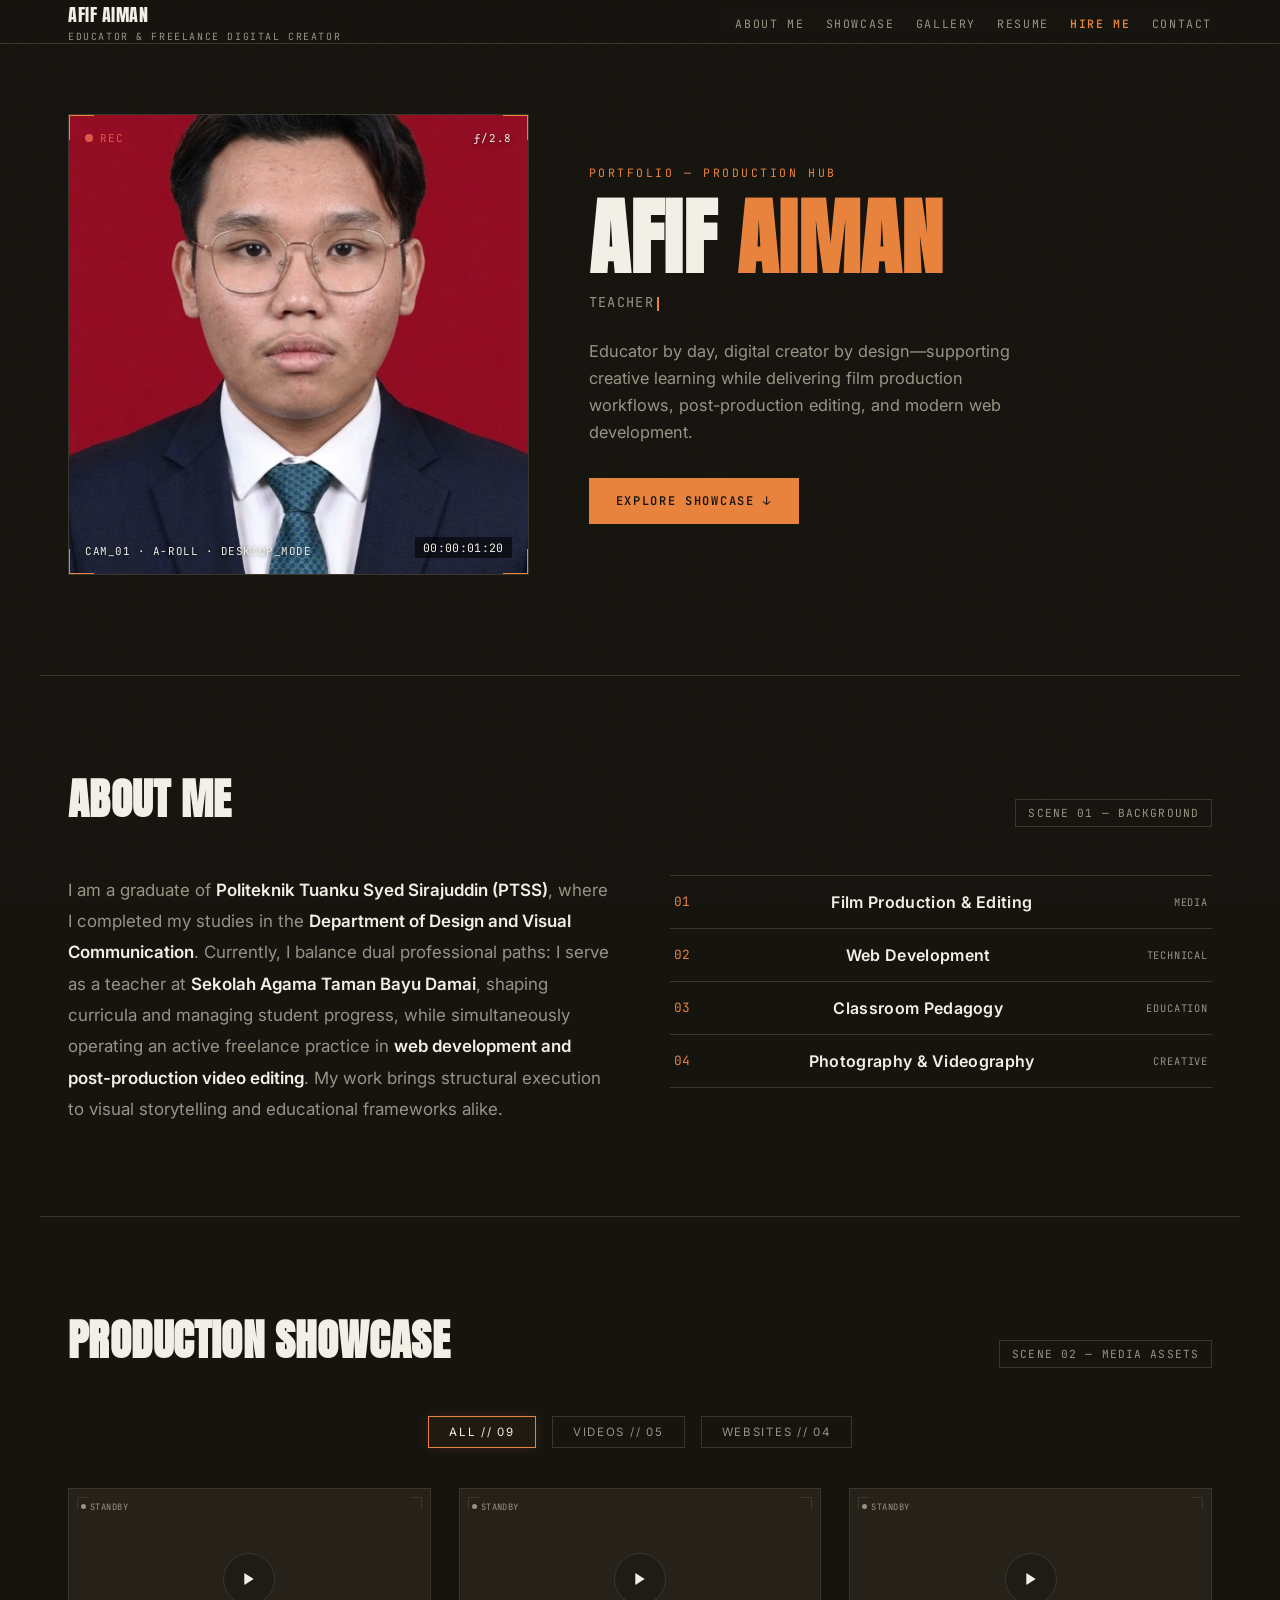
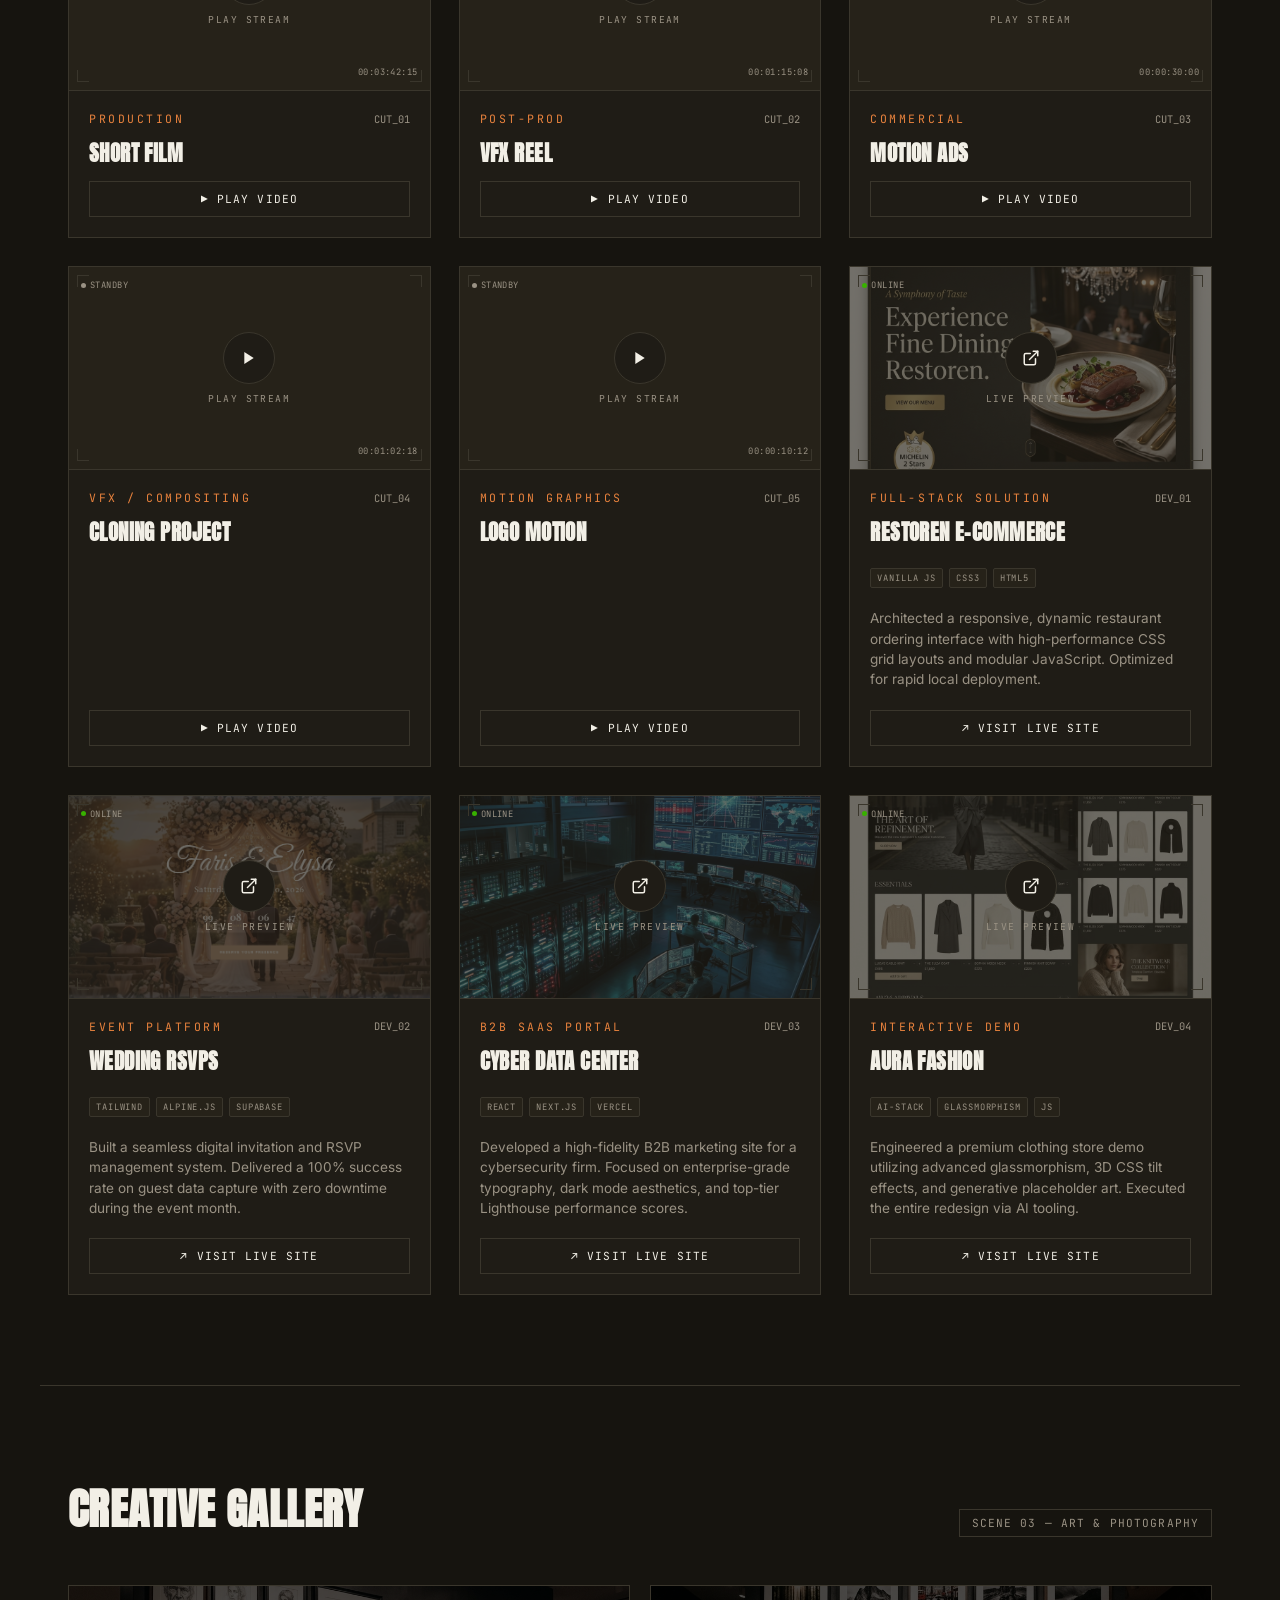
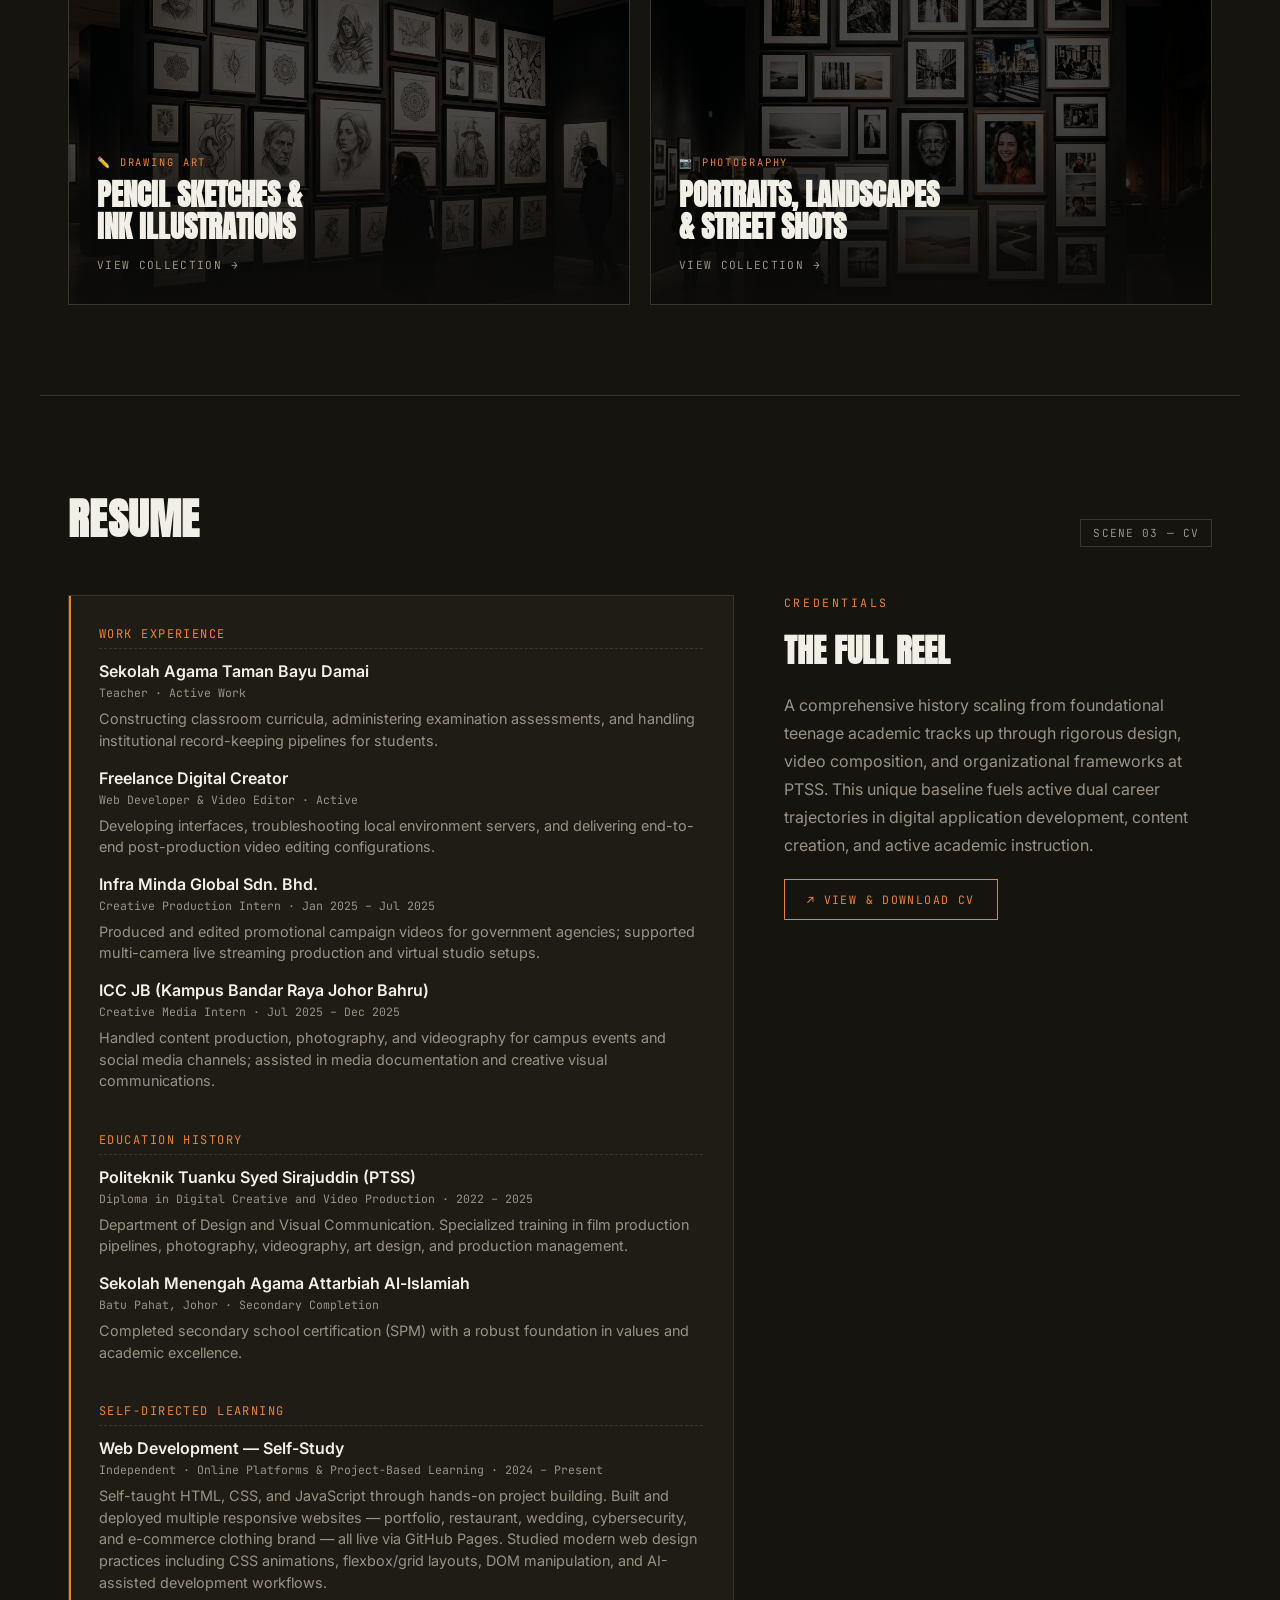
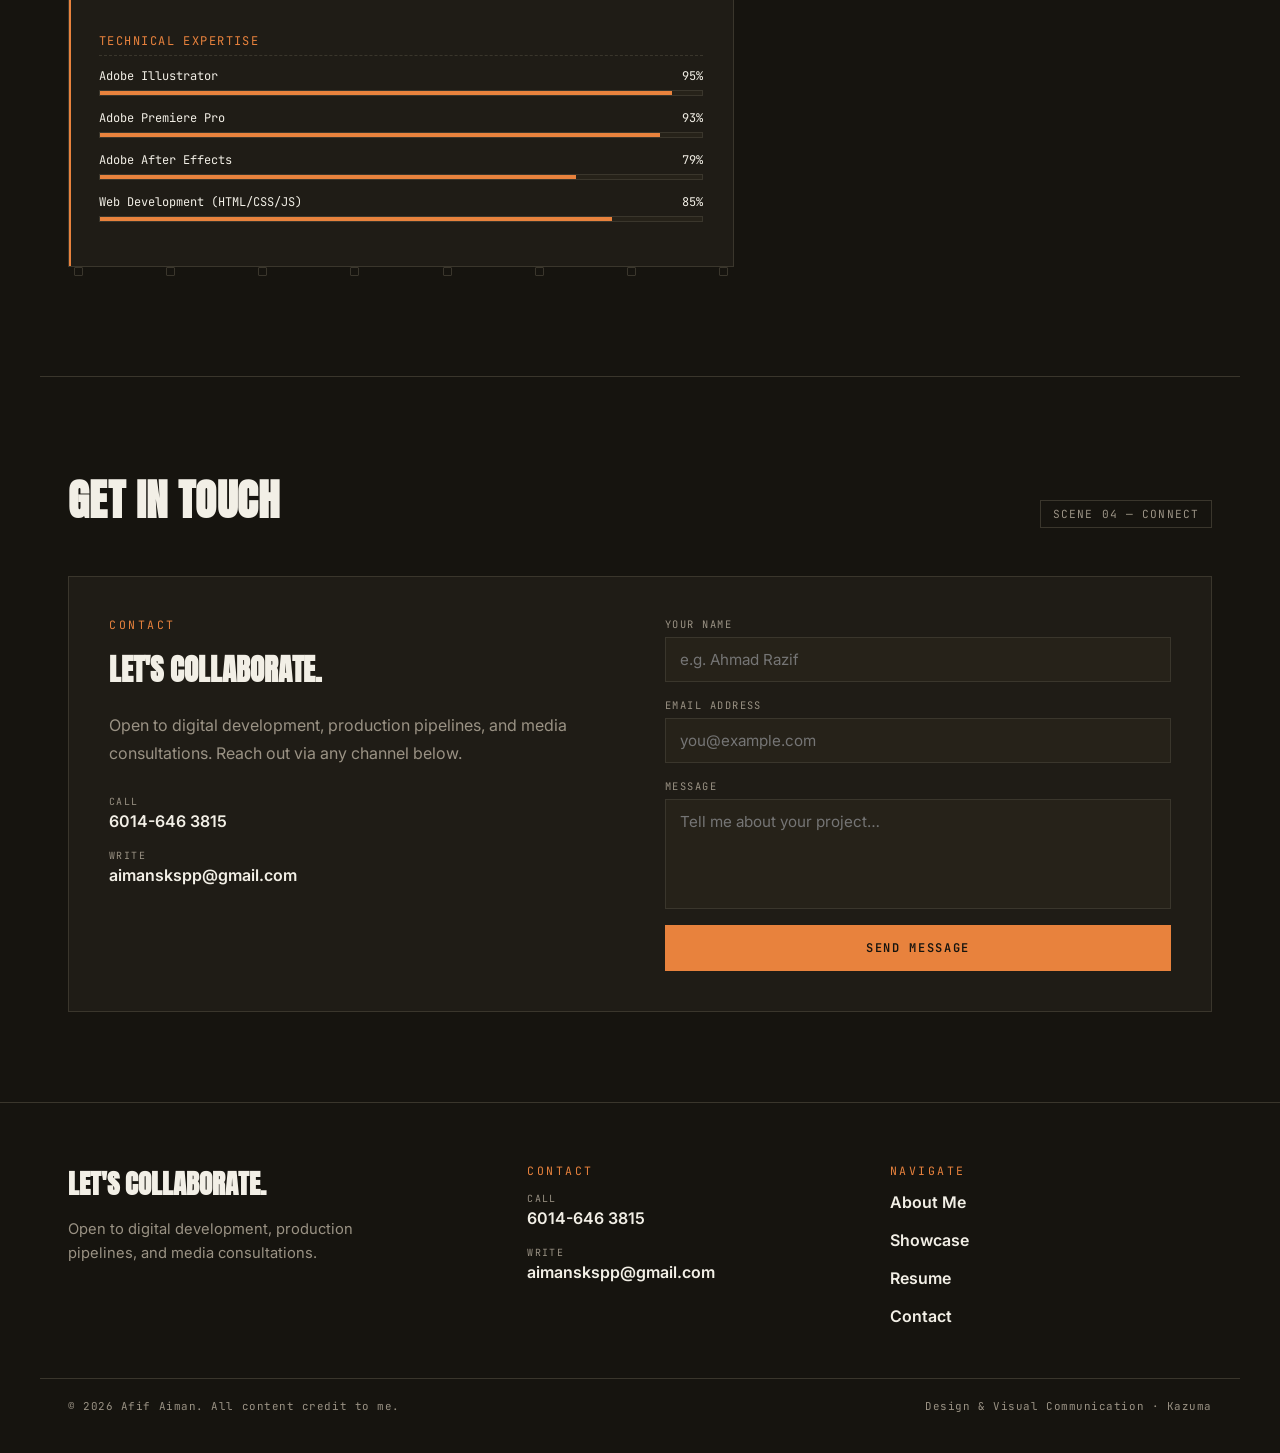
<file: index.html>
<!DOCTYPE html>
<html lang="en">

<head>
  <meta charset="UTF-8">
  <meta name="viewport" content="width=device-width, initial-scale=1.0">
  <meta name="description"
    content="Afif Aiman — Educator, Video Editor & Web Developer. Portfolio showcasing film production, post-production work, and web development projects.">
  
  <!-- Open Graph / Facebook -->
  <meta property="og:type" content="website">
  <meta property="og:title" content="Afif Aiman — Portfolio">
  <meta property="og:description" content="Educator, Video Editor & Web Developer. Portfolio showcasing film production, post-production work, and web development projects.">
  <meta property="og:image" content="assets/images/afif_portrait.jpg">

  <title>Afif Aiman — Portfolio</title>

  <!-- Preconnect for fonts -->
  <link rel="preconnect" href="https://fonts.googleapis.com">
  <link rel="preconnect" href="https://fonts.gstatic.com" crossorigin>
  <link
    href="https://fonts.googleapis.com/css2?family=Anton&family=Inter:wght@400;500;600;700;800&family=JetBrains+Mono:wght@400;500;600&display=swap"
    rel="stylesheet">

  <!-- Stylesheets -->
  <link rel="stylesheet" href="css/style.css">
  <link rel="stylesheet" href="css/animations.css">
  <link rel="stylesheet" href="css/components.css">
</head>

<body>

  <!-- ================================================================
     PAGE LOADER
================================================================ -->
  <div id="page-loader">
    <div class="loader-name">Afif <span>Aiman</span></div>
    <div class="loader-tc mono">LOADING REEL…</div>
    <div class="loader-bar-wrap">
      <div class="loader-bar"></div>
    </div>
  </div>

  <!-- ================================================================
     HEADER / NAV
================================================================ -->
  <header>
    <nav class="container">
      <a href="#top" class="brand">
        <span class="name">AFIF AIMAN</span>
        <span class="role">Educator &amp; Freelance Digital Creator</span>
      </a>
      <div class="navlinks" id="navlinks">
        <a href="#about">About Me</a>
        <a href="#work">Showcase</a>
        <a href="#gallery">Gallery</a>
        <a href="#resume">Resume</a>
        <a href="services/index.html" class="hire-me">Hire Me</a>
        <a href="#contact">Contact</a>
      </div>
      <button class="menu-btn" id="menuBtn" aria-label="Toggle menu">
        <span></span><span></span><span></span>
      </button>
    </nav>
  </header>

  <main>

  <!-- ================================================================
     HERO
================================================================ -->
  <section class="hero" id="top">
    <!-- Portrait Viewfinder -->
    <div class="viewfinder reveal">
      <div class="corner tl"></div>
      <div class="corner tr"></div>
      <div class="corner bl"></div>
      <div class="corner br"></div>
      <div class="rec"><span class="dot"></span>REC</div>
      <div class="fstop">ƒ/2.8</div>
      <img src="assets/images/afif_portrait.jpg" alt="Afif Aiman Portrait">
      <div class="frame-label">CAM_01 · A-ROLL · <span id="device-status">DETECTING…</span></div>
      <div class="tc mono" id="timecode">00:00:00:00</div>
    </div>

    <!-- Hero Text -->
    <div class="hero-copy">
      <span class="eyebrow reveal">Portfolio — Production Hub</span>
      <h1 class="reveal">Afif <span>Aiman</span></h1>
      <div class="role-line mono reveal" id="role-typing"></div>
    <p class="lede reveal">Educator by day, digital creator by design—supporting creative learning while delivering film production workflows, post-production editing, and modern web development.</p>
      <a href="#work" class="btn reveal">Explore Showcase ↓</a>
    </div>
  </section>

  <div class="divider"></div>

  <!-- ================================================================
     ABOUT ME
================================================================ -->
  <section id="about">
    <div class="sec-head reveal">
      <h2>About Me</h2>
      <span class="slate mono">SCENE 01 — BACKGROUND</span>
    </div>
    <div class="about-grid">
      <p class="reveal">
        I am a graduate of <strong>Politeknik Tuanku Syed Sirajuddin (PTSS)</strong>, where I completed my studies in
        the <strong>Department of Design and Visual Communication</strong>. Currently, I balance dual professional
        paths: I serve as a teacher at <strong>Sekolah Agama Taman Bayu Damai</strong>, shaping curricula and managing
        student progress, while simultaneously operating an active freelance practice in <strong>web development and
          post-production video editing</strong>. My work brings structural execution to visual storytelling and
        educational frameworks alike.
      </p>
      <div class="discipline-list reveal">
        <div class="row"><span class="n">01</span><span class="label">Film Production &amp; Editing</span><span
            class="tag">Media</span></div>
        <div class="row"><span class="n">02</span><span class="label">Web Development</span><span
            class="tag">Technical</span></div>
        <div class="row"><span class="n">03</span><span class="label">Classroom Pedagogy</span><span
            class="tag">Education</span></div>
        <div class="row"><span class="n">04</span><span class="label">Photography &amp; Videography</span><span
            class="tag">Creative</span></div>
      </div>
    </div>
  </section>

  <div class="divider"></div>

  <!-- ================================================================
     PRODUCTION SHOWCASE
================================================================ -->
  <section id="work">
    <div class="sec-head reveal">
      <h2>Production Showcase</h2>
      <span class="slate mono">SCENE 02 — MEDIA ASSETS</span>
    </div>

    <!-- Project Type Filters -->
    <div class="showcase-filters reveal">
      <button class="filter-btn active font-mono" data-filter="all">ALL // 09</button>
      <button class="filter-btn font-mono" data-filter="video">VIDEOS // 05</button>
      <button class="filter-btn font-mono" data-filter="web">WEBSITES // 04</button>
    </div>

    <div class="portfolio-grid reveal-stagger">

      <!-- Card 1 -->
      <article class="project-card" data-video-id="19JrZPFjQmcKv3KXk-9Lq7oL4a1dRv72q" data-category="video" aria-labelledby="proj-title-1">
        <div class="thumb-container">
          <div class="mini-corner tl"></div>
          <div class="mini-corner tr"></div>
          <div class="mini-corner bl"></div>
          <div class="mini-corner br"></div>
          <div class="play-overlay">
            <div class="play-btn-circle">
              <svg width="16" height="16" viewBox="0 0 24 24" fill="currentColor">
                <polygon points="5 3 19 12 5 21 5 3"></polygon>
              </svg>
            </div>
            <span class="play-status mono">PLAY STREAM</span>
          </div>
          <div class="mini-rec"><span class="mini-dot"></span>STANDBY</div>
          <div class="mini-timecode mono">00:03:42:15</div>
        </div>
        <div class="card-details">
          <div class="card-meta">
            <span class="eyebrow">Production</span>
            <span class="mono">CUT_01</span>
          </div>
          <h3 class="proj-title" id="proj-title-1">Short Film</h3>
          <button class="card-link play-trigger">▶ Play Video</button>
        </div>
      </article>

      <!-- Card 2 -->
      <article class="project-card" data-video-id="1i-bFOlFZlVNSfEAXSHqJ-2ljofDSh2hA" data-category="video" aria-labelledby="proj-title-2">
        <div class="thumb-container">
          <div class="mini-corner tl"></div>
          <div class="mini-corner tr"></div>
          <div class="mini-corner bl"></div>
          <div class="mini-corner br"></div>
          <div class="play-overlay">
            <div class="play-btn-circle">
              <svg width="16" height="16" viewBox="0 0 24 24" fill="currentColor">
                <polygon points="5 3 19 12 5 21 5 3"></polygon>
              </svg>
            </div>
            <span class="play-status mono">PLAY STREAM</span>
          </div>
          <div class="mini-rec"><span class="mini-dot"></span>STANDBY</div>
          <div class="mini-timecode mono">00:01:15:08</div>
        </div>
        <div class="card-details">
          <div class="card-meta">
            <span class="eyebrow">Post-Prod</span>
            <span class="mono">CUT_02</span>
          </div>
          <h3 class="proj-title" id="proj-title-2">VFX Reel</h3>
          <button class="card-link play-trigger">▶ Play Video</button>
        </div>
      </article>

      <!-- Card 3 -->
      <article class="project-card" data-video-id="1vhKcCFGJSH9IET9AkDH5vmOn2MJUQjmy" data-category="video" aria-labelledby="proj-title-3">
        <div class="thumb-container">
          <div class="mini-corner tl"></div>
          <div class="mini-corner tr"></div>
          <div class="mini-corner bl"></div>
          <div class="mini-corner br"></div>
          <div class="play-overlay">
            <div class="play-btn-circle">
              <svg width="16" height="16" viewBox="0 0 24 24" fill="currentColor">
                <polygon points="5 3 19 12 5 21 5 3"></polygon>
              </svg>
            </div>
            <span class="play-status mono">PLAY STREAM</span>
          </div>
          <div class="mini-rec"><span class="mini-dot"></span>STANDBY</div>
          <div class="mini-timecode mono">00:00:30:00</div>
        </div>
        <div class="card-details">
          <div class="card-meta">
            <span class="eyebrow">Commercial</span>
            <span class="mono">CUT_03</span>
          </div>
          <h3 class="proj-title" id="proj-title-3">Motion Ads</h3>
          <button class="card-link play-trigger">▶ Play Video</button>
        </div>
      </article>

      <!-- Card 4 -->
      <article class="project-card" data-video-id="1fyhZ5MHlgwYPPy3WdwD_O8TzLxdksCBk" data-category="video" aria-labelledby="proj-title-4">
        <div class="thumb-container">
          <div class="mini-corner tl"></div>
          <div class="mini-corner tr"></div>
          <div class="mini-corner bl"></div>
          <div class="mini-corner br"></div>
          <div class="play-overlay">
            <div class="play-btn-circle">
              <svg width="16" height="16" viewBox="0 0 24 24" fill="currentColor">
                <polygon points="5 3 19 12 5 21 5 3"></polygon>
              </svg>
            </div>
            <span class="play-status mono">PLAY STREAM</span>
          </div>
          <div class="mini-rec"><span class="mini-dot"></span>STANDBY</div>
          <div class="mini-timecode mono">00:01:02:18</div>
        </div>
        <div class="card-details">
          <div class="card-meta">
            <span class="eyebrow">VFX / Compositing</span>
            <span class="mono">CUT_04</span>
          </div>
          <h3 class="proj-title" id="proj-title-4">Cloning Project</h3>
          <button class="card-link play-trigger">▶ Play Video</button>
        </div>
      </article>

      <!-- Card 5 -->
      <article class="project-card" data-video-id="1nnyy6swxqSJ3A_WnFyUNcSyf5q1lVf3g" data-category="video" aria-labelledby="proj-title-5">
        <div class="thumb-container">
          <div class="mini-corner tl"></div>
          <div class="mini-corner tr"></div>
          <div class="mini-corner bl"></div>
          <div class="mini-corner br"></div>
          <div class="play-overlay">
            <div class="play-btn-circle">
              <svg width="16" height="16" viewBox="0 0 24 24" fill="currentColor">
                <polygon points="5 3 19 12 5 21 5 3"></polygon>
              </svg>
            </div>
            <span class="play-status mono">PLAY STREAM</span>
          </div>
          <div class="mini-rec"><span class="mini-dot"></span>STANDBY</div>
          <div class="mini-timecode mono">00:00:10:12</div>
        </div>
        <div class="card-details">
          <div class="card-meta">
            <span class="eyebrow">Motion Graphics</span>
            <span class="mono">CUT_05</span>
          </div>
          <h3 class="proj-title" id="proj-title-5">Logo Motion</h3>
          <button class="card-link play-trigger">▶ Play Video</button>
        </div>
      </article>

      <!-- Card 6 (Web Development) -->
      <article class="project-card web-project" data-category="web" aria-labelledby="proj-title-6">
        <a href="https://celadon-puffpuff-ca293a.netlify.app" target="_blank" rel="noopener" class="thumb-container">
          <div class="mini-corner tl"></div>
          <div class="mini-corner tr"></div>
          <div class="mini-corner bl"></div>
          <div class="mini-corner br"></div>
          <div class="play-overlay">
            <div class="play-btn-circle">
              <svg width="18" height="18" viewBox="0 0 24 24" fill="none" stroke="currentColor" stroke-width="2"
                stroke-linecap="round" stroke-linejoin="round">
                <path d="M18 13v6a2 2 0 0 1-2 2H5a2 2 0 0 1-2-2V8a2 2 0 0 1 2-2h6"></path>
                <polyline points="15 3 21 3 21 9"></polyline>
                <line x1="10" y1="14" x2="21" y2="3"></line>
              </svg>
            </div>
            <span class="play-status mono">LIVE PREVIEW</span>
          </div>
          <div class="mini-rec"><span class="mini-dot active"></span>ONLINE</div>
          <img class="web-thumb" src="assets/images/restoren_screenshot.png" alt="Restoren Website Mockup">
        </a>
        <div class="card-details">
          <div class="card-meta">
            <span class="eyebrow">Full-Stack Solution</span>
            <span class="mono">DEV_01</span>
          </div>
          <h3 class="proj-title" id="proj-title-6">Restoren E-Commerce</h3>
          <div class="tech-tags">
            <span>Vanilla JS</span><span>CSS3</span><span>HTML5</span>
          </div>
          <p>Architected a responsive, dynamic restaurant ordering interface with high-performance CSS grid layouts and modular JavaScript. Optimized for rapid local deployment.</p>
          <a href="https://celadon-puffpuff-ca293a.netlify.app" target="_blank" rel="noopener" class="card-link">↗ Visit Live Site</a>
        </div>
      </article>

      <!-- Card 7 (Web Development) -->
      <article class="project-card web-project" data-category="web" aria-labelledby="proj-title-7">
        <a href="https://joyful-fenglisu-0a3057.netlify.app" target="_blank" rel="noopener" class="thumb-container">
          <div class="mini-corner tl"></div>
          <div class="mini-corner tr"></div>
          <div class="mini-corner bl"></div>
          <div class="mini-corner br"></div>
          <div class="play-overlay">
            <div class="play-btn-circle">
              <svg width="18" height="18" viewBox="0 0 24 24" fill="none" stroke="currentColor" stroke-width="2"
                stroke-linecap="round" stroke-linejoin="round">
                <path d="M18 13v6a2 2 0 0 1-2 2H5a2 2 0 0 1-2-2V8a2 2 0 0 1 2-2h6"></path>
                <polyline points="15 3 21 3 21 9"></polyline>
                <line x1="10" y1="14" x2="21" y2="3"></line>
              </svg>
            </div>
            <span class="play-status mono">LIVE PREVIEW</span>
          </div>
          <div class="mini-rec"><span class="mini-dot active"></span>ONLINE</div>
          <img class="web-thumb" src="assets/images/wedding_screenshot.png" alt="Wedding Website Mockup">
        </a>
        <div class="card-details">
          <div class="card-meta">
            <span class="eyebrow">Event Platform</span>
            <span class="mono" style="font-size:.65rem;color:var(--muted)">DEV_02</span>
          </div>
          <h3 class="proj-title">Wedding RSVPs</h3>
          <div class="tech-tags">
            <span>Tailwind</span><span>Alpine.js</span><span>Supabase</span>
          </div>
          <p>Built a seamless digital invitation and RSVP management system. Delivered a 100% success rate on guest data capture with zero downtime during the event month.</p>
          <a href="https://joyful-fenglisu-0a3057.netlify.app" target="_blank" rel="noopener" class="card-link">↗ Visit Live Site</a>
        </div>
      </article>

      <!-- Card 8 (Web Development) -->
      <article class="project-card web-project" data-category="web" aria-labelledby="proj-title-8">
        <a href="https://astounding-salmiakki-6d074b.netlify.app" target="_blank" rel="noopener" class="thumb-container">
          <div class="mini-corner tl"></div>
          <div class="mini-corner tr"></div>
          <div class="mini-corner bl"></div>
          <div class="mini-corner br"></div>
          <div class="play-overlay">
            <div class="play-btn-circle">
              <svg width="18" height="18" viewBox="0 0 24 24" fill="none" stroke="currentColor" stroke-width="2"
                stroke-linecap="round" stroke-linejoin="round">
                <path d="M18 13v6a2 2 0 0 1-2 2H5a2 2 0 0 1-2-2V8a2 2 0 0 1 2-2h6"></path>
                <polyline points="15 3 21 3 21 9"></polyline>
                <line x1="10" y1="14" x2="21" y2="3"></line>
              </svg>
            </div>
            <span class="play-status mono">LIVE PREVIEW</span>
          </div>
          <div class="mini-rec"><span class="mini-dot active"></span>ONLINE</div>
          <img class="web-thumb" src="assets/images/datacenter_screenshot.png" alt="Cybersecurity Website Mockup">
        </a>
        <div class="card-details">
          <div class="card-meta">
            <span class="eyebrow">B2B SaaS Portal</span>
            <span class="mono">DEV_03</span>
          </div>
          <h3 class="proj-title" id="proj-title-8">Cyber Data Center</h3>
          <div class="tech-tags">
            <span>React</span><span>Next.js</span><span>Vercel</span>
          </div>
          <p>Developed a high-fidelity B2B marketing site for a cybersecurity firm. Focused on enterprise-grade typography, dark mode aesthetics, and top-tier Lighthouse performance scores.</p>
          <a href="https://astounding-salmiakki-6d074b.netlify.app" target="_blank" rel="noopener" class="card-link">↗ Visit Live Site</a>
        </div>
      </article>

      <!-- Card 9 (Web Development - Clothing) -->
      <article class="project-card web-project" data-category="web" aria-labelledby="proj-title-9">
        <a href="https://clinquant-gecko-3208d1.netlify.app" target="_blank" rel="noopener" class="thumb-container">
          <div class="mini-corner tl"></div>
          <div class="mini-corner tr"></div>
          <div class="mini-corner bl"></div>
          <div class="mini-corner br"></div>
          <div class="play-overlay">
            <div class="play-btn-circle">
              <svg width="18" height="18" viewBox="0 0 24 24" fill="none" stroke="currentColor" stroke-width="2"
                stroke-linecap="round" stroke-linejoin="round">
                <path d="M18 13v6a2 2 0 0 1-2 2H5a2 2 0 0 1-2-2V8a2 2 0 0 1 2-2h6"></path>
                <polyline points="15 3 21 3 21 9"></polyline>
                <line x1="10" y1="14" x2="21" y2="3"></line>
              </svg>
            </div>
            <span class="play-status mono">LIVE PREVIEW</span>
          </div>
          <div class="mini-rec"><span class="mini-dot active"></span>ONLINE</div>
          <img class="web-thumb" src="clothing/assets/clothing_screenshot.png" alt="AURA Clothing Mockup">
        </a>
        <div class="card-details">
          <div class="card-meta">
            <span class="eyebrow">Interactive Demo</span>
            <span class="mono">DEV_04</span>
          </div>
          <h3 class="proj-title" id="proj-title-9">AURA Fashion</h3>
          <div class="tech-tags">
            <span>AI-Stack</span><span>Glassmorphism</span><span>JS</span>
          </div>
          <p>Engineered a premium clothing store demo utilizing advanced glassmorphism, 3D CSS tilt effects, and generative placeholder art. Executed the entire redesign via AI tooling.</p>
          <a href="https://clinquant-gecko-3208d1.netlify.app" target="_blank" rel="noopener" class="card-link">↗ Visit Live Site</a>
        </div>
      </article>

    </div>
  </section>

  <div class="divider"></div>

  <!-- ================================================================
     GALLERY TEASER
================================================================ -->
  <section id="gallery">
    <div class="sec-head reveal">
      <h2>Creative Gallery</h2>
      <span class="slate mono">SCENE 03 — ART &amp; PHOTOGRAPHY</span>
    </div>
    <div class="gallery-teaser reveal">
      <a href="./gallery/index.html" class="gallery-card drawing-card" id="galleryCardDrawing">
        <div class="gc-bg" style="background-image:url('./gallery/images/drawing_hero.png')"></div>
        <div class="gc-content">
          <span class="gc-label mono">✏️ Drawing Art</span>
          <h3>Pencil Sketches &amp;<br>Ink Illustrations</h3>
          <span class="gc-cta">View Collection →</span>
        </div>
      </a>
      <a href="./gallery/index.html" class="gallery-card photo-card" id="galleryCardPhoto">
        <div class="gc-bg" style="background-image:url('./gallery/images/photo_hero.png')"></div>
        <div class="gc-content">
          <span class="gc-label mono">📷 Photography</span>
          <h3>Portraits, Landscapes<br>&amp; Street Shots</h3>
          <span class="gc-cta">View Collection →</span>
        </div>
      </a>
    </div>
  </section>

  <div class="divider"></div>



  <!-- ================================================================
     RESUME
================================================================ -->
  <section id="resume">
    <div class="sec-head reveal">
      <h2>Resume</h2>
      <span class="slate mono">SCENE 03 — CV</span>
    </div>
    <div class="resume-wrap">
      <div>
        <div class="resume-card reveal">
          <!-- Work Experience -->
          <div>
            <div class="resume-section-title">Work Experience</div>
            <div class="resume-item">
              <h4>Sekolah Agama Taman Bayu Damai</h4>
              <div class="meta">Teacher · Active Work</div>
              <p>Constructing classroom curricula, administering examination assessments, and handling institutional
                record-keeping pipelines for students.</p>
            </div>
            <div class="resume-item">
              <h4>Freelance Digital Creator</h4>
              <div class="meta">Web Developer &amp; Video Editor · Active</div>
              <p>Developing interfaces, troubleshooting local environment servers, and delivering end-to-end
                post-production video editing configurations.</p>
            </div>
            <div class="resume-item">
              <h4>Infra Minda Global Sdn. Bhd.</h4>
              <div class="meta">Creative Production Intern · Jan 2025 – Jul 2025</div>
              <p>Produced and edited promotional campaign videos for government agencies; supported multi-camera live streaming production and virtual studio setups.</p>
            </div>
            <div class="resume-item">
              <h4>ICC JB (Kampus Bandar Raya Johor Bahru)</h4>
              <div class="meta">Creative Media Intern · Jul 2025 – Dec 2025</div>
              <p>Handled content production, photography, and videography for campus events and social media channels; assisted in media documentation and creative visual communications.</p>
            </div>
          </div>

          <!-- Education -->
          <div>
            <div class="resume-section-title">Education History</div>
            <div class="resume-item">
              <h4>Politeknik Tuanku Syed Sirajuddin (PTSS)</h4>
              <div class="meta">Diploma in Digital Creative and Video Production · 2022 – 2025</div>
              <p>Department of Design and Visual Communication. Specialized training in film production pipelines,
                photography, videography, art design, and production management.</p>
            </div>
            <div class="resume-item">
              <h4>Sekolah Menengah Agama Attarbiah Al-Islamiah</h4>
              <div class="meta">Batu Pahat, Johor · Secondary Completion</div>
              <p>Completed secondary school certification (SPM) with a robust foundation in values and academic
                excellence.</p>
            </div>
          </div>

          <!-- Self-Directed Learning -->
          <div>
            <div class="resume-section-title">Self-Directed Learning</div>
            <div class="resume-item">
              <h4>Web Development — Self-Study</h4>
              <div class="meta">Independent · Online Platforms &amp; Project-Based Learning · 2024 – Present</div>
              <p>Self-taught HTML, CSS, and JavaScript through hands-on project building. Built and deployed multiple
                responsive websites — portfolio, restaurant, wedding, cybersecurity, and e-commerce clothing brand —
                all live via GitHub Pages. Studied modern web design practices including CSS animations, flexbox/grid
                layouts, DOM manipulation, and AI-assisted development workflows.</p>
            </div>
          </div>

          <!-- Skills -->
          <div>
            <div class="resume-section-title">Technical Expertise</div>
            <div class="skill-progress" role="progressbar" aria-valuenow="95" aria-valuemin="0" aria-valuemax="100" aria-labelledby="skill-label-1">
              <div class="info"><span id="skill-label-1">Adobe Illustrator</span><span>95%</span></div>
              <div class="bar-bg">
                <div class="bar-fill" data-width="95%"></div>
              </div>
            </div>
            <div class="skill-progress" role="progressbar" aria-valuenow="93" aria-valuemin="0" aria-valuemax="100" aria-labelledby="skill-label-2">
              <div class="info"><span id="skill-label-2">Adobe Premiere Pro</span><span>93%</span></div>
              <div class="bar-bg">
                <div class="bar-fill" data-width="93%"></div>
              </div>
            </div>
            <div class="skill-progress" role="progressbar" aria-valuenow="79" aria-valuemin="0" aria-valuemax="100" aria-labelledby="skill-label-3">
              <div class="info"><span id="skill-label-3">Adobe After Effects</span><span>79%</span></div>
              <div class="bar-bg">
                <div class="bar-fill" data-width="79%"></div>
              </div>
            </div>
            <div class="skill-progress" role="progressbar" aria-valuenow="85" aria-valuemin="0" aria-valuemax="100" aria-labelledby="skill-label-4">
              <div class="info"><span id="skill-label-4">Web Development (HTML/CSS/JS)</span><span>85%</span></div>
              <div class="bar-bg">
                <div class="bar-fill" data-width="85%"></div>
              </div>
            </div>
          </div>
        </div>
        <div class="sprockets">
          <span></span><span></span><span></span><span></span><span></span><span></span><span></span><span></span>
        </div>
      </div>

      <div class="resume-info reveal">
        <span class="eyebrow">Credentials</span>
        <h3>The Full Reel</h3>
        <p>A comprehensive history scaling from foundational teenage academic tracks up through rigorous design, video
          composition, and organizational frameworks at PTSS. This unique baseline fuels active dual career trajectories
          in digital application development, content creation, and active academic instruction.</p>
        <a class="download-btn" href="assets/cv/afif_cv.html" target="_blank" rel="noopener" aria-label="Open CV">
          ↗ View &amp; Download CV
        </a>
      </div>
    </div>
  </section>

  <div class="divider"></div>

  <!-- ================================================================
     CONTACT
================================================================ -->
  <section id="contact">
    <div class="sec-head reveal">
      <h2>Get In Touch</h2>
      <span class="slate mono">SCENE 04 — CONNECT</span>
    </div>
    <div class="contact-section reveal">
      <div class="contact-grid">
        <!-- Info Block -->
        <div class="contact-info-block">
          <span class="eyebrow">Contact</span>
          <h3>Let's Collaborate.</h3>
          <p>Open to digital development, production
            pipelines, and media consultations. Reach out via any channel below.</p>
          <div class="contact-line-item">
            <span class="k">Call</span>
            <a href="tel:+60146463815"><span class="v">6014-646 3815</span></a>
          </div>
          <div class="contact-line-item">
            <span class="k">Write</span>
            <a href="mailto:aimanskspp@gmail.com"><span class="v">aimanskspp@gmail.com</span></a>
          </div>
        </div>

        <!-- Contact Form — powered by FormSubmit.co (no backend needed) -->
        <form class="contact-form" id="contactForm" action="https://formsubmit.co/aimanskspp@gmail.com" method="POST" novalidate>
          <input type="hidden" name="_subject" value="New message from your portfolio">
          <input type="hidden" name="_captcha" value="false">
          <input type="hidden" name="_template" value="table">
          <input type="hidden" name="_next" value="">
          <input type="text" name="_honey" style="display:none">

          <div class="form-group">
            <label for="contact-name">Your Name</label>
            <input type="text" id="contact-name" name="name" placeholder="e.g. Ahmad Razif" required>
          </div>
          <div class="form-group">
            <label for="contact-email">Email Address</label>
            <input type="email" id="contact-email" name="email" placeholder="you@example.com" required>
          </div>
          <div class="form-group">
            <label for="contact-message">Message</label>
            <textarea id="contact-message" name="message" placeholder="Tell me about your project…" required></textarea>
          </div>
          <button type="submit" class="submit-btn" id="submitBtn">Send Message</button>
        </form>
      </div>
    </div>
  </section>

  <!-- ================================================================
     FOOTER
================================================================ -->
  </main>

  <footer>
    <div class="foot-inner">
      <div>
        <h3>Let's collaborate.</h3>
        <p>Open to digital development, production pipelines, and media consultations.</p>
      </div>
      <div class="foot-col">
        <span class="eyebrow">Contact</span>
        <a class="contact-line" href="tel:+60146463815">
          <span class="k">Call</span><span class="v">6014-646 3815</span>
        </a>
        <a class="contact-line" href="mailto:aimanskspp@gmail.com">
          <span class="k">Write</span><span class="v">aimanskspp@gmail.com</span>
        </a>
      </div>
      <div class="foot-col">
        <span class="eyebrow">Navigate</span>
        <a class="contact-line" href="#about"><span class="v">About Me</span></a>
        <a class="contact-line" href="#work"><span class="v">Showcase</span></a>
        <a class="contact-line" href="#resume"><span class="v">Resume</span></a>
        <a class="contact-line" href="#contact"><span class="v">Contact</span></a>
      </div>
    </div>
    <div class="copyright">
      <span>© 2026 Afif Aiman. All content credit to me.</span>
      <span>Design &amp; Visual Communication · Kazuma</span>
    </div>
  </footer>

  <!-- ================================================================
     VIDEO MODAL
================================================================ -->
  <div class="video-modal" id="videoModal" role="dialog" aria-modal="true" aria-label="Video Player">
    <div class="modal-overlay"></div>
    <div class="modal-content">
      <button class="modal-close" id="modalClose" aria-label="Close player">
        <svg width="24" height="24" viewBox="0 0 24 24" fill="none" stroke="currentColor" stroke-width="2"
          stroke-linecap="round" stroke-linejoin="round">
          <line x1="18" y1="6" x2="6" y2="18"></line>
          <line x1="6" y1="6" x2="18" y2="18"></line>
        </svg>
      </button>
      <div class="video-wrapper">
        <iframe id="modalIframe" src="" frameborder="0" allow="autoplay; fullscreen" allowfullscreen></iframe>
      </div>
      <div class="modal-fallback-bar">
        <span>Browser blocking preview?</span>
        <a id="modalFallbackLink" href="" target="_blank" rel="noopener" class="fallback-link">Stream directly on Google
          Drive ↗</a>
      </div>
    </div>
  </div>

  <!-- ================================================================
     SCRIPTS (deferred, order matters)
================================================================ -->
  <script src="js/main.js" defer></script>
  <script src="js/modal.js" defer></script>
  <script src="js/interactions.js" defer></script>

</body>

</html>
</file>
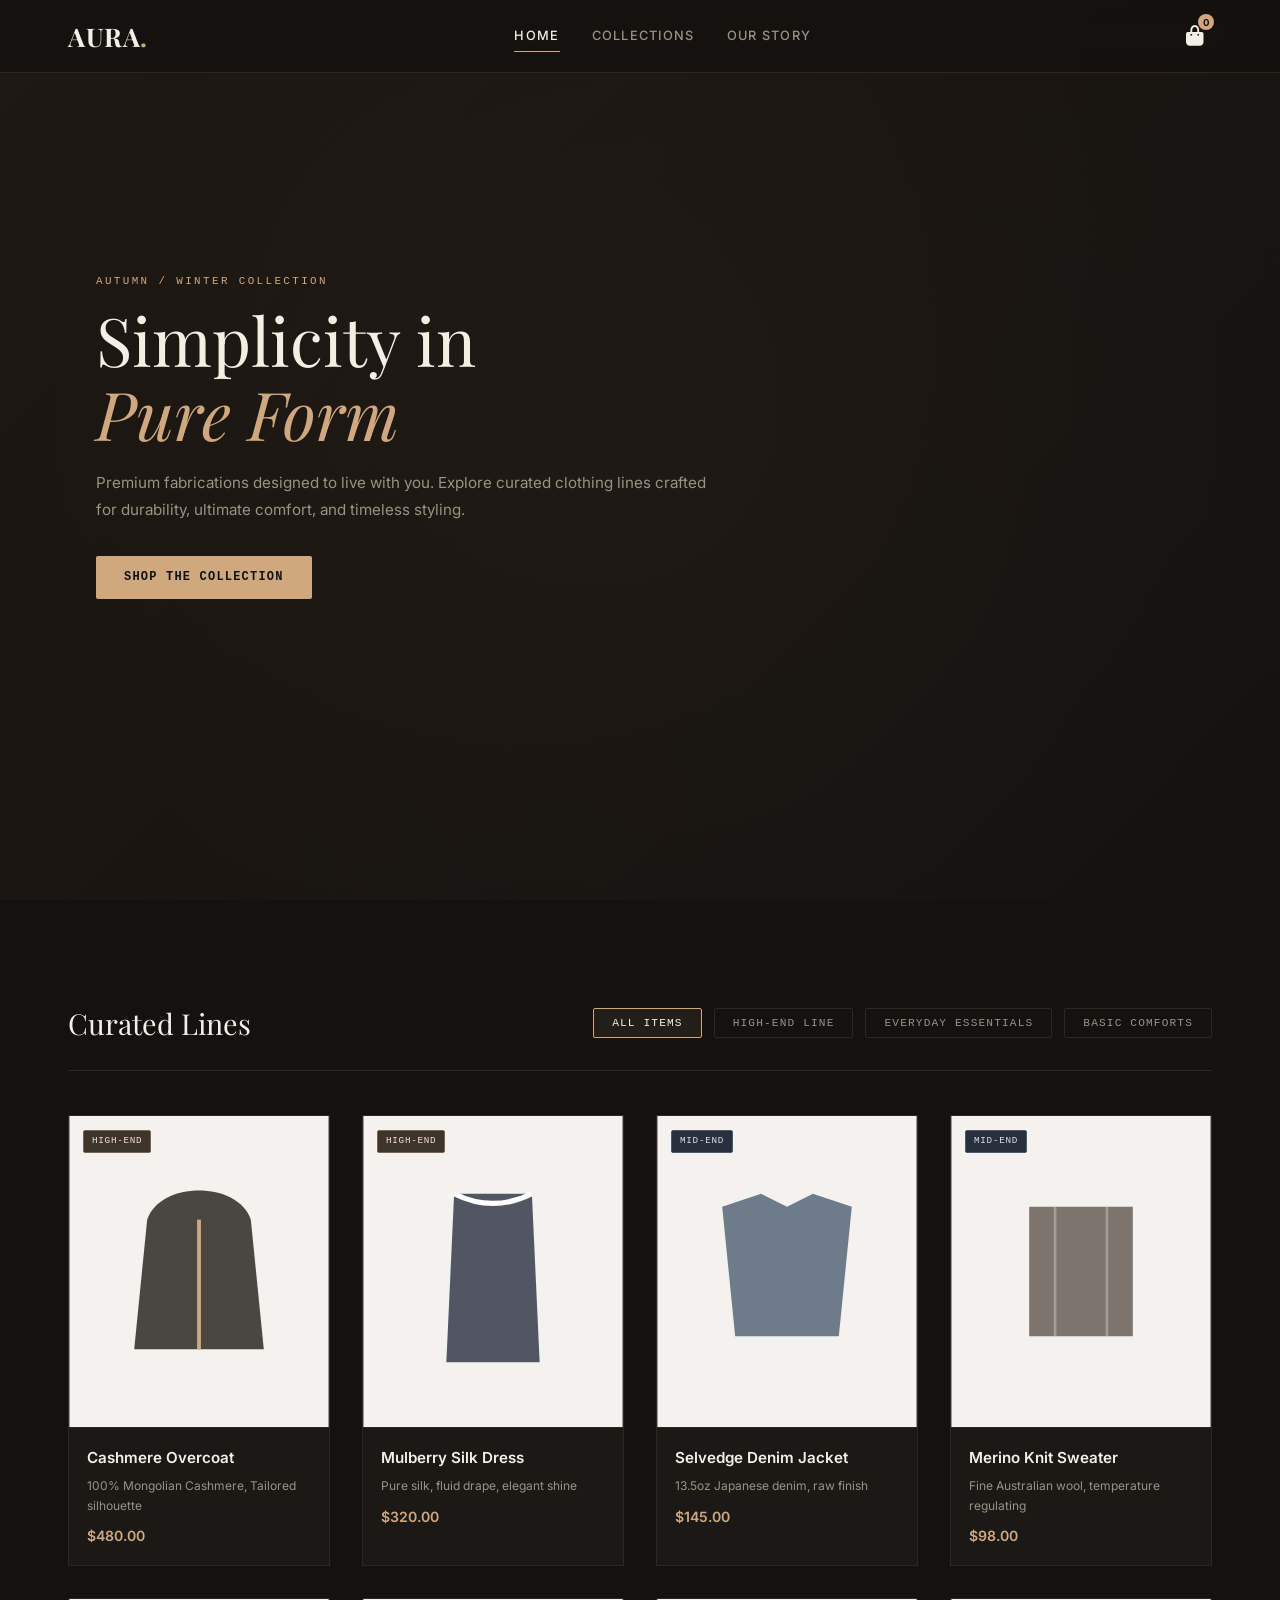
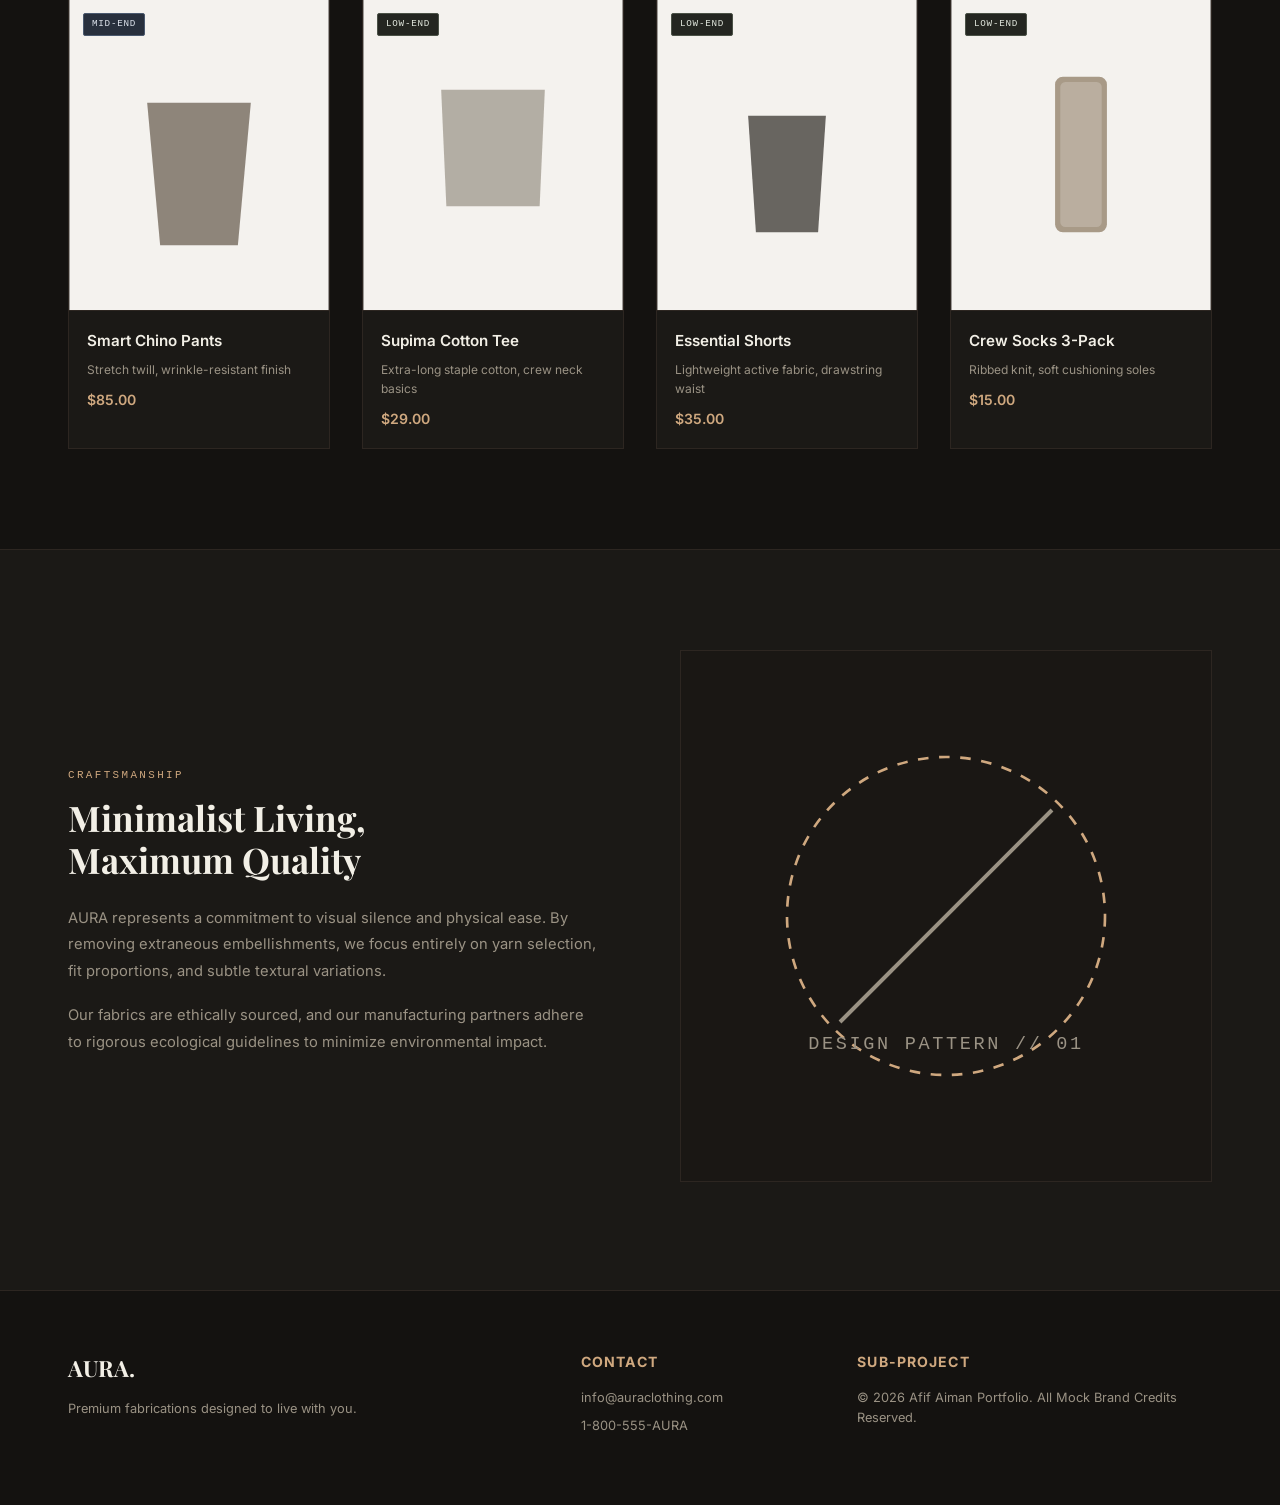
<file: clothing/index.html>
<!DOCTYPE html>
<html lang="en">
<head>
  <meta charset="UTF-8">
  <meta name="viewport" content="width=device-width, initial-scale=1.0">
  <meta name="description" content="AURA — Premium clothing for everyday comfort. Discover our High-End, Mid-End, and Essential lines.">
  <title>AURA | Premium Minimalist Clothing</title>
  <!-- Google Fonts -->
  <link rel="preconnect" href="https://fonts.googleapis.com">
  <link rel="preconnect" href="https://fonts.gstatic.com" crossorigin>
  <link href="https://fonts.googleapis.com/css2?family=Inter:wght@300;400;500;600;700&family=Playfair+Display:ital,wght@0,400;0,600;1,400&display=swap" rel="stylesheet">
  <!-- FontAwesome Icons -->
  <link rel="stylesheet" href="https://cdnjs.cloudflare.com/ajax/libs/font-awesome/6.4.0/css/all.min.css">
  <link rel="stylesheet" href="css/style.css">
</head>
<body>

  <!-- Header / Navigation -->
  <header>
    <div class="container nav-container">
      <a href="#" class="brand">AURA<span>.</span></a>
      <nav class="navlinks" id="navlinks">
        <a href="#hero" class="active">Home</a>
        <a href="#collections">Collections</a>
        <a href="#about">Our Story</a>
      </nav>
      <div class="nav-actions">
        <button class="cart-trigger" id="cartBtn" aria-label="View Shopping Cart">
          <i class="fa-solid fa-bag-shopping"></i>
          <span class="cart-count" id="cartCount">0</span>
        </button>
        <button class="menu-btn" id="menuBtn" aria-label="Toggle Menu">
          <span></span><span></span><span></span>
        </button>
      </div>
    </div>
  </header>

  <!-- Hero Section -->
  <section class="hero" id="hero">
    <div class="hero-overlay"></div>
    <div class="hero-content">
      <span class="eyebrow">Autumn / Winter Collection</span>
      <h1>Simplicity in<br><span class="accent">Pure Form</span></h1>
      <p>Premium fabrications designed to live with you. Explore curated clothing lines crafted for durability, ultimate comfort, and timeless styling.</p>
      <a href="#collections" class="btn">Shop The Collection</a>
    </div>
  </section>

  <!-- Product Collections Section -->
  <section class="collections-section" id="collections">
    <div class="sec-head">
      <h2>Curated Lines</h2>
      <div class="filter-controls">
        <button class="filter-tab active" data-filter="all">All Items</button>
        <button class="filter-tab" data-filter="high">High-End Line</button>
        <button class="filter-tab" data-filter="mid">Everyday Essentials</button>
        <button class="filter-tab" data-filter="low">Basic Comforts</button>
      </div>
    </div>

    <!-- Product Grid -->
    <div class="product-grid" id="productGrid">
      
      <!-- HIGH-END ITEMS -->
      <div class="product-card" data-category="high">
        <div class="prod-img-wrap">
          <div class="tier-tag tier-high">HIGH-END</div>
          <svg class="placeholder-svg" viewBox="0 0 100 120" xmlns="http://www.w3.org/2000/svg">
            <rect width="100" height="120" fill="#f4f2ee"/>
            <path d="M30 40 C35 25, 65 25, 70 40 L75 90 L25 90 Z" fill="#2d2824" opacity="0.85"/>
            <path d="M50 40 L50 90" stroke="#cfa87f" stroke-width="1.5"/>
          </svg>
          <button class="add-to-cart-btn" data-id="1" data-name="Cashmere Overcoat" data-price="480" data-img="high">Add to Bag</button>
        </div>
        <div class="prod-info">
          <h3>Cashmere Overcoat</h3>
          <span class="desc">100% Mongolian Cashmere, Tailored silhouette</span>
          <span class="price">$480.00</span>
        </div>
      </div>

      <div class="product-card" data-category="high">
        <div class="prod-img-wrap">
          <div class="tier-tag tier-high">HIGH-END</div>
          <svg class="placeholder-svg" viewBox="0 0 100 120" xmlns="http://www.w3.org/2000/svg">
            <rect width="100" height="120" fill="#f4f2ee"/>
            <path d="M35 30 L65 30 L68 95 L32 95 Z" fill="#363d4a" opacity="0.85"/>
            <path d="M35 30 C45 35, 55 35, 65 30" fill="none" stroke="#fff" stroke-width="2"/>
          </svg>
          <button class="add-to-cart-btn" data-id="2" data-name="Mulberry Silk Dress" data-price="320" data-img="silk">Add to Bag</button>
        </div>
        <div class="prod-info">
          <h3>Mulberry Silk Dress</h3>
          <span class="desc">Pure silk, fluid drape, elegant shine</span>
          <span class="price">$320.00</span>
        </div>
      </div>

      <!-- MID-END ITEMS -->
      <div class="product-card" data-category="mid">
        <div class="prod-img-wrap">
          <div class="tier-tag tier-mid">MID-END</div>
          <svg class="placeholder-svg" viewBox="0 0 100 120" xmlns="http://www.w3.org/2000/svg">
            <rect width="100" height="120" fill="#f4f2ee"/>
            <path d="M25 35 L40 30 L50 35 L60 30 L75 35 L70 85 L30 85 Z" fill="#58677a" opacity="0.85"/>
          </svg>
          <button class="add-to-cart-btn" data-id="3" data-name="Selvedge Denim Jacket" data-price="145" data-img="denim">Add to Bag</button>
        </div>
        <div class="prod-info">
          <h3>Selvedge Denim Jacket</h3>
          <span class="desc">13.5oz Japanese denim, raw finish</span>
          <span class="price">$145.00</span>
        </div>
      </div>

      <div class="product-card" data-category="mid">
        <div class="prod-img-wrap">
          <div class="tier-tag tier-mid">MID-END</div>
          <svg class="placeholder-svg" viewBox="0 0 100 120" xmlns="http://www.w3.org/2000/svg">
            <rect width="100" height="120" fill="#f4f2ee"/>
            <path d="M30 35 L70 35 L70 85 L30 85 Z" fill="#695f57" opacity="0.85"/>
            <path d="M40 35 L40 85 M60 35 L60 85" stroke="#fff" opacity="0.3"/>
          </svg>
          <button class="add-to-cart-btn" data-id="4" data-name="Merino Knit Sweater" data-price="98" data-img="merino">Add to Bag</button>
        </div>
        <div class="prod-info">
          <h3>Merino Knit Sweater</h3>
          <span class="desc">Fine Australian wool, temperature regulating</span>
          <span class="price">$98.00</span>
        </div>
      </div>

      <div class="product-card" data-category="mid">
        <div class="prod-img-wrap">
          <div class="tier-tag tier-mid">MID-END</div>
          <svg class="placeholder-svg" viewBox="0 0 100 120" xmlns="http://www.w3.org/2000/svg">
            <rect width="100" height="120" fill="#f4f2ee"/>
            <path d="M30 40 L70 40 L65 95 L35 95 Z" fill="#7d7367" opacity="0.85"/>
          </svg>
          <button class="add-to-cart-btn" data-id="5" data-name="Smart Chino Pants" data-price="85" data-img="chinos">Add to Bag</button>
        </div>
        <div class="prod-info">
          <h3>Smart Chino Pants</h3>
          <span class="desc">Stretch twill, wrinkle-resistant finish</span>
          <span class="price">$85.00</span>
        </div>
      </div>

      <!-- LOW-END ITEMS -->
      <div class="product-card" data-category="low">
        <div class="prod-img-wrap">
          <div class="tier-tag tier-low">LOW-END</div>
          <svg class="placeholder-svg" viewBox="0 0 100 120" xmlns="http://www.w3.org/2000/svg">
            <rect width="100" height="120" fill="#f4f2ee"/>
            <path d="M30 35 L70 35 L68 80 L32 80 Z" fill="#999285" opacity="0.7"/>
          </svg>
          <button class="add-to-cart-btn" data-id="6" data-name="Supima Cotton Tee" data-price="29" data-img="tee">Add to Bag</button>
        </div>
        <div class="prod-info">
          <h3>Supima Cotton Tee</h3>
          <span class="desc">Extra-long staple cotton, crew neck basics</span>
          <span class="price">$29.00</span>
        </div>
      </div>

      <div class="product-card" data-category="low">
        <div class="prod-img-wrap">
          <div class="tier-tag tier-low">LOW-END</div>
          <svg class="placeholder-svg" viewBox="0 0 100 120" xmlns="http://www.w3.org/2000/svg">
            <rect width="100" height="120" fill="#f4f2ee"/>
            <path d="M35 45 L65 45 L62 90 L38 90 Z" fill="#3a3630" opacity="0.75"/>
          </svg>
          <button class="add-to-cart-btn" data-id="7" data-name="Essential Shorts" data-price="35" data-img="shorts">Add to Bag</button>
        </div>
        <div class="prod-info">
          <h3>Essential Shorts</h3>
          <span class="desc">Lightweight active fabric, drawstring waist</span>
          <span class="price">$35.00</span>
        </div>
      </div>

      <div class="product-card" data-category="low">
        <div class="prod-img-wrap">
          <div class="tier-tag tier-low">LOW-END</div>
          <svg class="placeholder-svg" viewBox="0 0 100 120" xmlns="http://www.w3.org/2000/svg">
            <rect width="100" height="120" fill="#f4f2ee"/>
            <rect x="40" y="30" width="20" height="60" rx="3" fill="#a89a87"/>
            <rect x="42" y="32" width="16" height="56" rx="2" fill="#fff" opacity="0.2"/>
          </svg>
          <button class="add-to-cart-btn" data-id="8" data-name="Crew Socks 3-Pack" data-price="15" data-img="socks">Add to Bag</button>
        </div>
        <div class="prod-info">
          <h3>Crew Socks 3-Pack</h3>
          <span class="desc">Ribbed knit, soft cushioning soles</span>
          <span class="price">$15.00</span>
        </div>
      </div>

    </div>
  </section>

  <!-- About Section -->
  <section class="about-section" id="about">
    <div class="container about-grid">
      <div class="about-text">
        <span class="eyebrow">Craftsmanship</span>
        <h2>Minimalist Living,<br>Maximum Quality</h2>
        <p>AURA represents a commitment to visual silence and physical ease. By removing extraneous embellishments, we focus entirely on yarn selection, fit proportions, and subtle textural variations.</p>
        <p>Our fabrics are ethically sourced, and our manufacturing partners adhere to rigorous ecological guidelines to minimize environmental impact.</p>
      </div>
      <div class="about-visual">
        <svg viewBox="0 0 200 200" xmlns="http://www.w3.org/2000/svg" style="width:100%;height:auto;background:#1a1714;border:1px solid #2d2621;">
          <circle cx="100" cy="100" r="60" fill="none" stroke="#cfa87f" stroke-width="1" stroke-dasharray="4 4"/>
          <path d="M60 140 L140 60" stroke="#9A9284" stroke-width="1.5"/>
          <text x="100" y="150" font-family="'JetBrains Mono', monospace" font-size="7" fill="#9A9284" text-anchor="middle" letter-spacing="1">DESIGN PATTERN // 01</text>
        </svg>
      </div>
    </div>
  </section>

  <!-- Footer -->
  <footer>
    <div class="container footer-inner">
      <div>
        <h3>AURA.</h3>
        <p>Premium fabrications designed to live with you.</p>
      </div>
      <div>
        <h4>Contact</h4>
        <p>info@auraclothing.com</p>
        <p>1-800-555-AURA</p>
      </div>
      <div>
        <h4>Sub-Project</h4>
        <p>© 2026 Afif Aiman Portfolio. All Mock Brand Credits Reserved.</p>
      </div>
    </div>
  </footer>

  <!-- Shopping Cart Sidebar Drawer -->
  <div class="cart-drawer" id="cartDrawer">
    <div class="cart-overlay" id="cartOverlay"></div>
    <div class="cart-content">
      <div class="cart-header">
        <h2>Your Bag</h2>
        <button class="cart-close-btn" id="cartCloseBtn" aria-label="Close Shopping Cart">✕</button>
      </div>
      <div class="cart-items-container" id="cartItemsContainer">
        <!-- Rendered dynamically via javascript -->
      </div>
      <div class="cart-footer">
        <div class="cart-total-row">
          <span>Subtotal</span>
          <span id="cartSubtotal">$0.00</span>
        </div>
        <button class="checkout-btn" id="checkoutBtn">Proceed to Checkout</button>
      </div>
    </div>
  </div>

  <script src="js/main.js" defer></script>
</body>
</html>
</file>
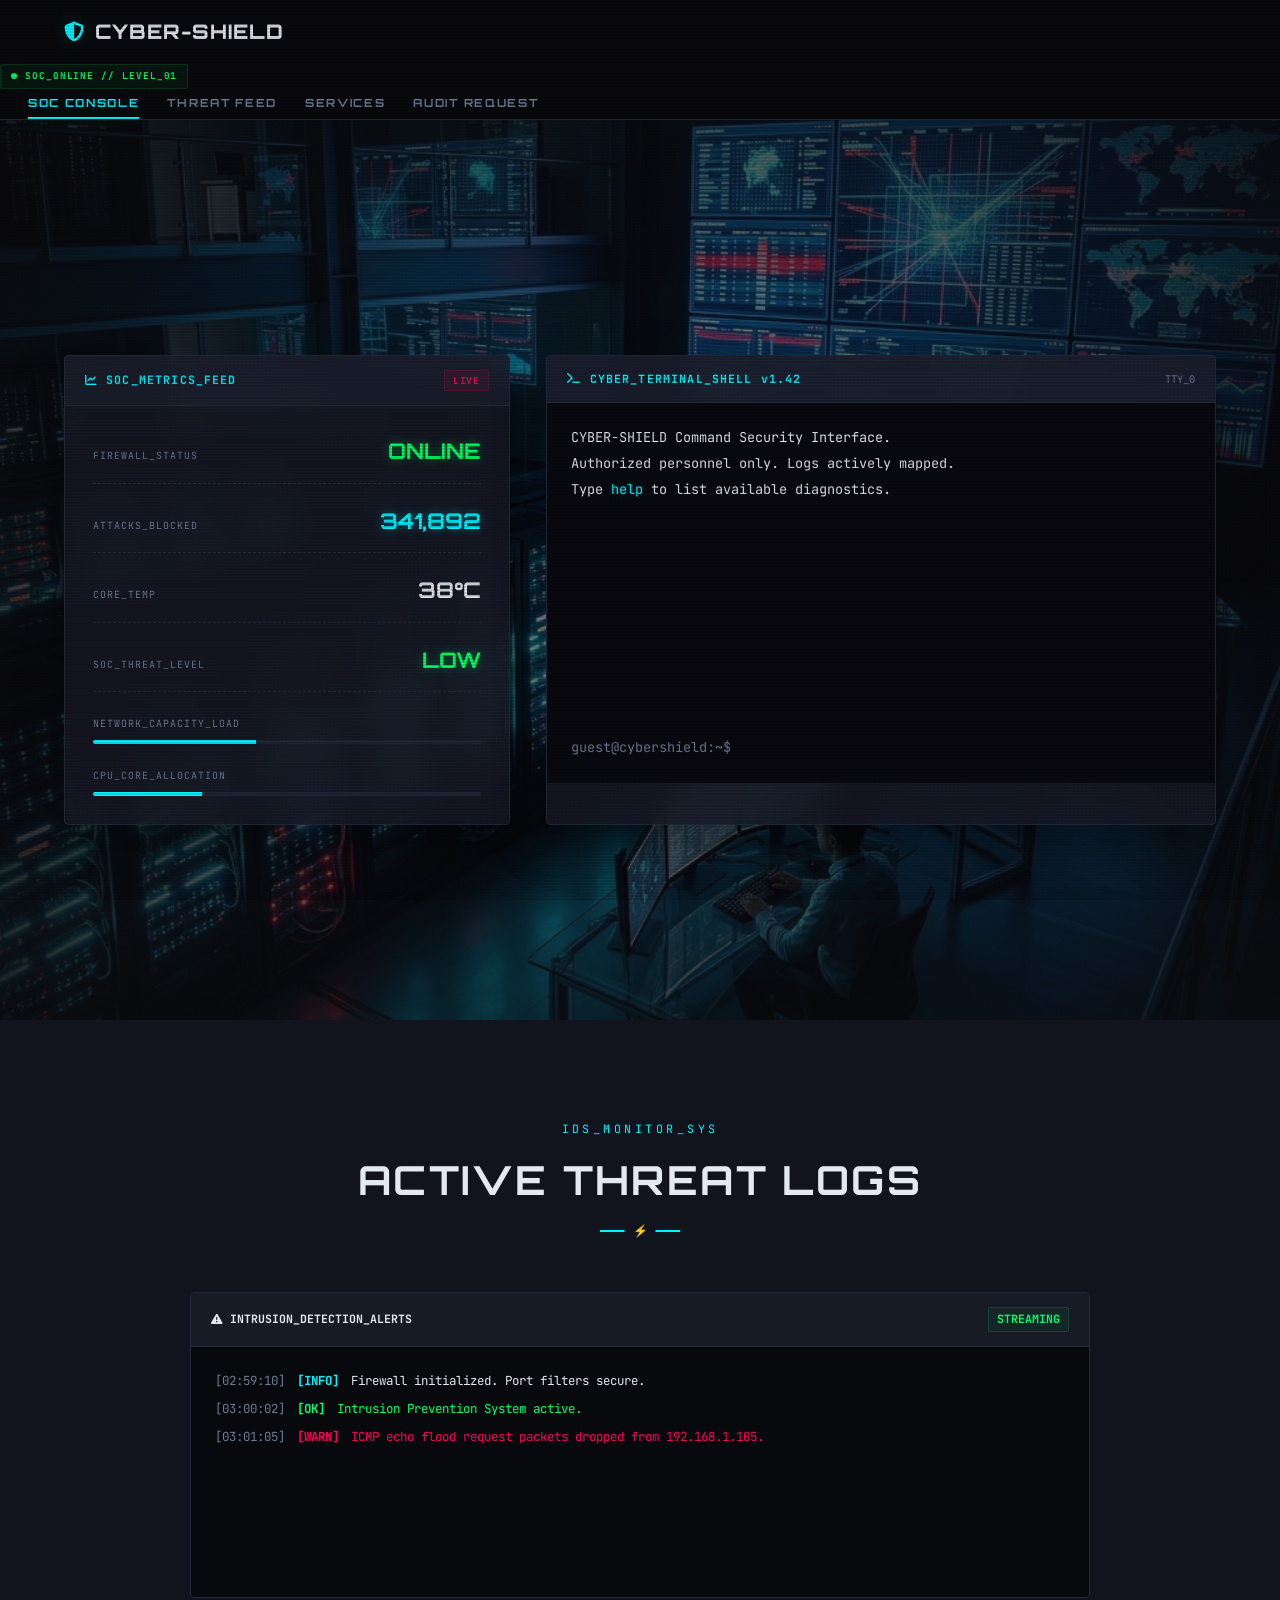
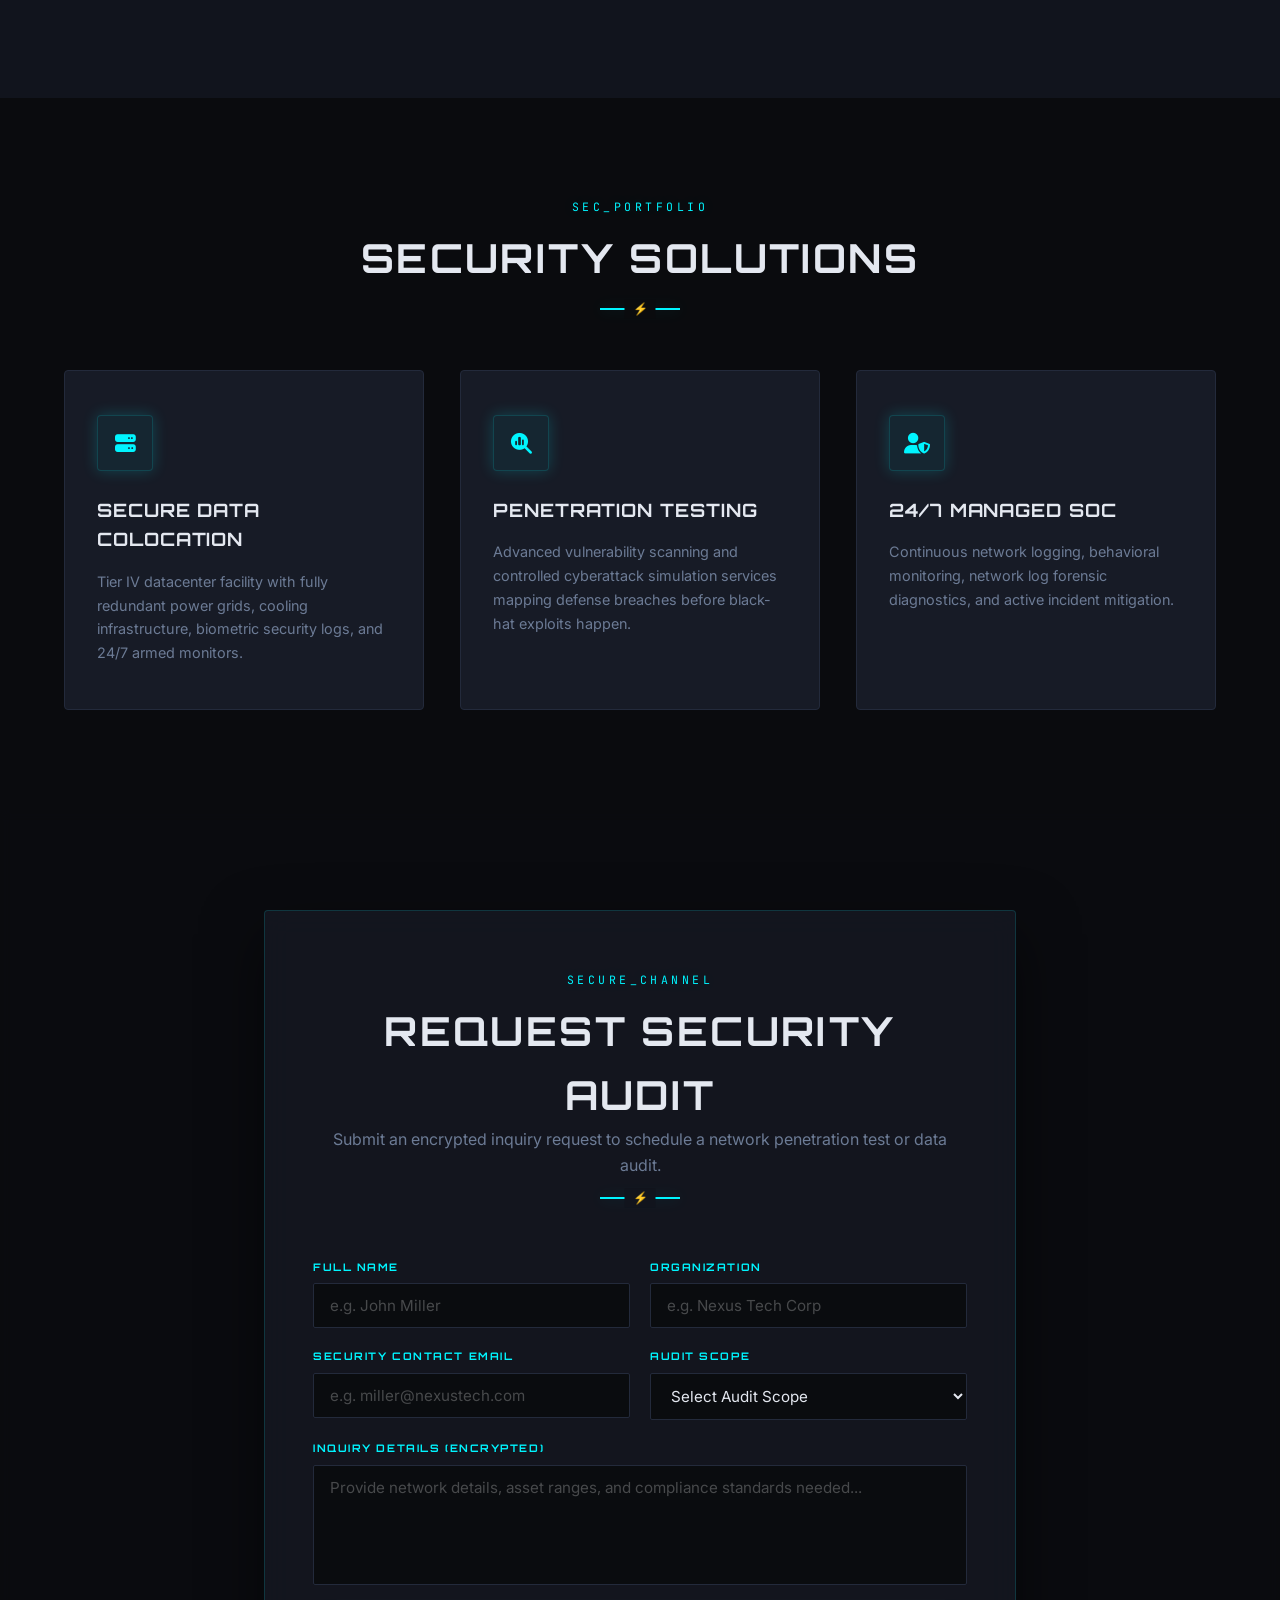
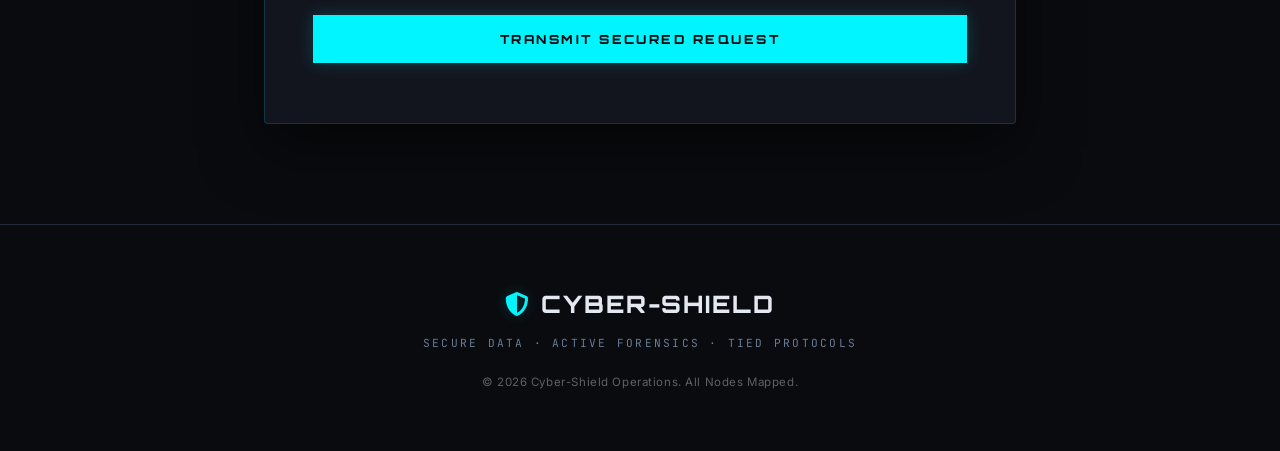
<file: datacenter/index.html>
<!DOCTYPE html>
<html lang="en">
<head>
  <meta charset="UTF-8">
  <meta name="viewport" content="width=device-width, initial-scale=1.0">
  <meta name="description" content="Cyber-Shield SOC and Data Centre. Monitor live security alerts, request penetration testing, and access the interactive security command terminal.">
  <title>Cyber-Shield | Data Centre &amp; Cybersecurity SOC</title>

  <!-- Google Fonts -->
  <link rel="preconnect" href="https://fonts.googleapis.com">
  <link rel="preconnect" href="https://fonts.gstatic.com" crossorigin>
  <link href="https://fonts.googleapis.com/css2?family=JetBrains+Mono:wght@400;500;600;700&family=Orbitron:wght@400;500;600;700;800&family=Inter:wght@300;400;500;600;700&display=swap" rel="stylesheet">
  
  <!-- FontAwesome for Icons -->
  <link rel="stylesheet" href="https://cdnjs.cloudflare.com/ajax/libs/font-awesome/6.4.0/css/all.min.css">
  
  <!-- Stylesheet -->
  <link rel="stylesheet" href="css/style.css">
</head>
<body>

  <!-- Scanline Screen Effect Overlay -->
  <div class="cyber-screen-effect"></div>

  <!-- ================================================================
       HEADER / NAV
       ================================================================ -->
  <header class="cyber-header">
    <div class="header-container">
      <a href="#" class="cyber-logo">
        <i class="fa-solid fa-shield-halved logo-icon"></i>
        <span>CYBER-SHIELD</span>
      </div>
      <div class="system-status-indicator">
        <span class="status-dot"></span>
        <span class="status-text font-mono">SOC_ONLINE // LEVEL_01</span>
      </div>
      <nav class="cyber-nav" id="cyber-nav-links">
        <a href="#console" class="nav-link active">SOC Console</a>
        <a href="#threats" class="nav-link">Threat Feed</a>
        <a href="#services" class="nav-link">Services</a>
        <a href="#audit" class="nav-link">Audit Request</a>
      </nav>
    </div>
  </header>

  <!-- ================================================================
       CONSOLE & DASHBOARD (HERO)
       ================================================================ -->
  <section id="console" class="console-hero">
    <div class="console-overlay"></div>
    <div class="container grid-console">
      
      <!-- Left: Live Security Dashboard -->
      <div class="dash-panel reveal">
        <div class="panel-header">
          <span class="panel-title font-mono"><i class="fa-solid fa-chart-line"></i> SOC_METRICS_FEED</span>
          <span class="panel-pulse">LIVE</span>
        </div>
        <div class="panel-body">
          <!-- Stat 1 -->
          <div class="stat-box">
            <span class="stat-label">FIREWALL_STATUS</span>
            <span class="stat-value text-glowing-green" id="stat-fw">ONLINE</span>
          </div>
          <!-- Stat 2 -->
          <div class="stat-box">
            <span class="stat-label">ATTACKS_BLOCKED</span>
            <span class="stat-value text-glowing-cyan font-mono" id="stat-blocked">341,892</span>
          </div>
          <!-- Stat 3 -->
          <div class="stat-box">
            <span class="stat-label">CORE_TEMP</span>
            <span class="stat-value font-mono" id="stat-temp">38°C</span>
          </div>
          <!-- Stat 4 -->
          <div class="stat-box">
            <span class="stat-label">SOC_THREAT_LEVEL</span>
            <span class="stat-value text-glowing-green" id="stat-threat">LOW</span>
          </div>
          
          <!-- System load charts bar -->
          <div class="system-bar-wrap">
            <span class="stat-label">NETWORK_CAPACITY_LOAD</span>
            <div class="bar-bg"><div class="bar-fill" id="load-net" style="width: 42%"></div></div>
          </div>
          <div class="system-bar-wrap">
            <span class="stat-label">CPU_CORE_ALLOCATION</span>
            <div class="bar-bg"><div class="bar-fill" id="load-cpu" style="width: 28%"></div></div>
          </div>
        </div>
      </div>

      <!-- Right: Interactive Command Shell -->
      <div class="terminal-panel reveal">
        <div class="panel-header">
          <span class="panel-title font-mono"><i class="fa-solid fa-terminal"></i> CYBER_TERMINAL_SHELL v1.42</span>
          <span class="font-mono" style="font-size:0.65rem;color:var(--text-muted)">TTY_0</span>
        </div>
        <div class="terminal-body" id="terminalConsole">
          <div class="terminal-output" id="terminalOutput">
            <div>CYBER-SHIELD Command Security Interface.</div>
            <div>Authorized personnel only. Logs actively mapped.</div>
            <div>Type <span class="cmd-text">help</span> to list available diagnostics.</div>
            <br>
          </div>
          <div class="terminal-input-row">
            <span class="terminal-prompt font-mono">guest@cybershield:~$</span>
            <form id="terminalForm" style="display: inline; flex-grow: 1;">
              <input type="text" id="terminalInput" class="font-mono" autocomplete="off" autofocus aria-label="Terminal Command Input">
            </form>
          </div>
        </div>
      </div>

    </div>
  </section>

  <!-- ================================================================
       LIVE THREAT FEED SIMULATOR
       ================================================================ -->
  <section id="threats" class="section-padding alt-bg">
    <div class="container">
      <div class="section-header">
        <span class="subtitle font-mono">IDS_MONITOR_SYS</span>
        <h2>Active Threat Logs</h2>
        <div class="accent-line"></div>
      </div>
      
      <!-- Interactive threat console logger -->
      <div class="threat-log-box reveal">
        <div class="log-header">
          <span class="font-mono"><i class="fa-solid fa-triangle-exclamation"></i> INTRUSION_DETECTION_ALERTS</span>
          <span class="font-mono status-pulse">STREAMING</span>
        </div>
        <div class="log-body font-mono" id="threatLogBody">
          <!-- Dynamically populated via JS -->
          <div class="log-row info"><span class="time">[02:59:10]</span> <span class="tag">[INFO]</span> Firewall initialized. Port filters secure.</div>
          <div class="log-row success"><span class="time">[03:00:02]</span> <span class="tag">[OK]</span> Intrusion Prevention System active.</div>
          <div class="log-row warning"><span class="time">[03:01:05]</span> <span class="tag">[WARN]</span> ICMP echo flood request packets dropped from 192.168.1.105.</div>
        </div>
      </div>
    </div>
  </section>

  <!-- ================================================================
       SERVICES SECTION
       ================================================================ -->
  <section id="services" class="section-padding">
    <div class="container">
      <div class="section-header">
        <span class="subtitle font-mono">SEC_PORTFOLIO</span>
        <h2>Security Solutions</h2>
        <div class="accent-line"></div>
      </div>
      
      <div class="services-grid">
        <!-- Service 1 -->
        <div class="service-card reveal">
          <div class="service-icon"><i class="fa-solid fa-server"></i></div>
          <h3>Secure Data Colocation</h3>
          <p>Tier IV datacenter facility with fully redundant power grids, cooling infrastructure, biometric security logs, and 24/7 armed monitors.</p>
        </div>
        
        <!-- Service 2 -->
        <div class="service-card reveal">
          <div class="service-icon"><i class="fa-solid fa-magnifying-glass-chart"></i></div>
          <h3>Penetration Testing</h3>
          <p>Advanced vulnerability scanning and controlled cyberattack simulation services mapping defense breaches before black-hat exploits happen.</p>
        </div>
        
        <!-- Service 3 -->
        <div class="service-card reveal">
          <div class="service-icon"><i class="fa-solid fa-user-shield"></i></div>
          <h3>24/7 Managed SOC</h3>
          <p>Continuous network logging, behavioral monitoring, network log forensic diagnostics, and active incident mitigation.</p>
        </div>
      </div>
    </div>
  </section>

  <!-- ================================================================
       AUDIT REQUEST FORM
       ================================================================ -->
  <section id="audit" class="section-padding alt-bg audit-section">
    <div class="audit-overlay"></div>
    <div class="container audit-container">
      <div class="audit-card-wrapper reveal">
        <div class="section-header">
          <span class="subtitle font-mono" style="color: var(--cyan)">SECURE_CHANNEL</span>
          <h2 style="color: var(--text-light)">Request Security Audit</h2>
          <p class="audit-desc">Submit an encrypted inquiry request to schedule a network penetration test or data audit.</p>
          <div class="accent-line" style="background: var(--cyan)"></div>
        </div>
        
        <form id="auditForm" class="audit-form" novalidate>
          <div class="form-row">
            <div class="form-group">
              <label for="audit-name">Full Name</label>
              <input type="text" id="audit-name" name="name" placeholder="e.g. John Miller" required>
            </div>
            <div class="form-group">
              <label for="audit-org">Organization</label>
              <input type="text" id="audit-org" name="org" placeholder="e.g. Nexus Tech Corp" required>
            </div>
          </div>
          
          <div class="form-row">
            <div class="form-group">
              <label for="audit-email">Security Contact Email</label>
              <input type="email" id="audit-email" name="email" placeholder="e.g. miller@nexustech.com" required>
            </div>
            <div class="form-group">
              <label for="audit-service">Audit Scope</label>
              <select id="audit-service" name="service" required>
                <option value="" disabled selected>Select Audit Scope</option>
                <option value="colocation">Secure Colocation Audit</option>
                <option value="pentest">Full Penetration Testing</option>
                <option value="soc">Managed SOC Integration</option>
              </select>
            </div>
          </div>
          
          <div class="form-group">
            <label for="audit-message">Inquiry Details (Encrypted)</label>
            <textarea id="audit-message" name="message" placeholder="Provide network details, asset ranges, and compliance standards needed..." required></textarea>
          </div>
          
          <button type="submit" id="submitAudit" class="submit-btn-cyber">Transmit Secured Request</button>
        </form>
      </div>
    </div>
  </section>

  <!-- ================================================================
       FOOTER
       ================================================================ -->
  <footer class="cyber-footer">
    <div class="container">
      <div class="footer-logo">
        <i class="fa-solid fa-shield-halved logo-icon"></i>
        <span>CYBER-SHIELD</span>
      </div>
      <p class="footer-quote">SECURE DATA · ACTIVE FORENSICS · TIED PROTOCOLS</p>
      <p class="footer-copyright">&copy; 2026 Cyber-Shield Operations. All Nodes Mapped.</p>
    </div>
  </footer>

  <!-- Security Audit Transmitted Modal -->
  <div class="success-modal" id="auditSuccessModal" role="dialog" aria-modal="true" aria-label="Audit Inquiry Transmitted">
    <div class="modal-overlay-cyber"></div>
    <div class="modal-content-cyber">
      <button class="modal-close-cyber" id="closeAuditModal">&times;</button>
      <div class="modal-body-cyber">
        <div class="success-icon"><i class="fa-solid fa-circle-check"></i></div>
        <h2>Transmission Confirmed!</h2>
        <p>Your security audit request has been successfully transmitted via SSL encrypt tunnels. Our SOC officers will review and reply within 12 hours.</p>
        <button class="done-btn" id="dismissAuditModal">Clear Channel</button>
      </div>
    </div>
  </div>

  <!-- JavaScript -->
  <script src="js/main.js"></script>
</body>
</html>
</file>
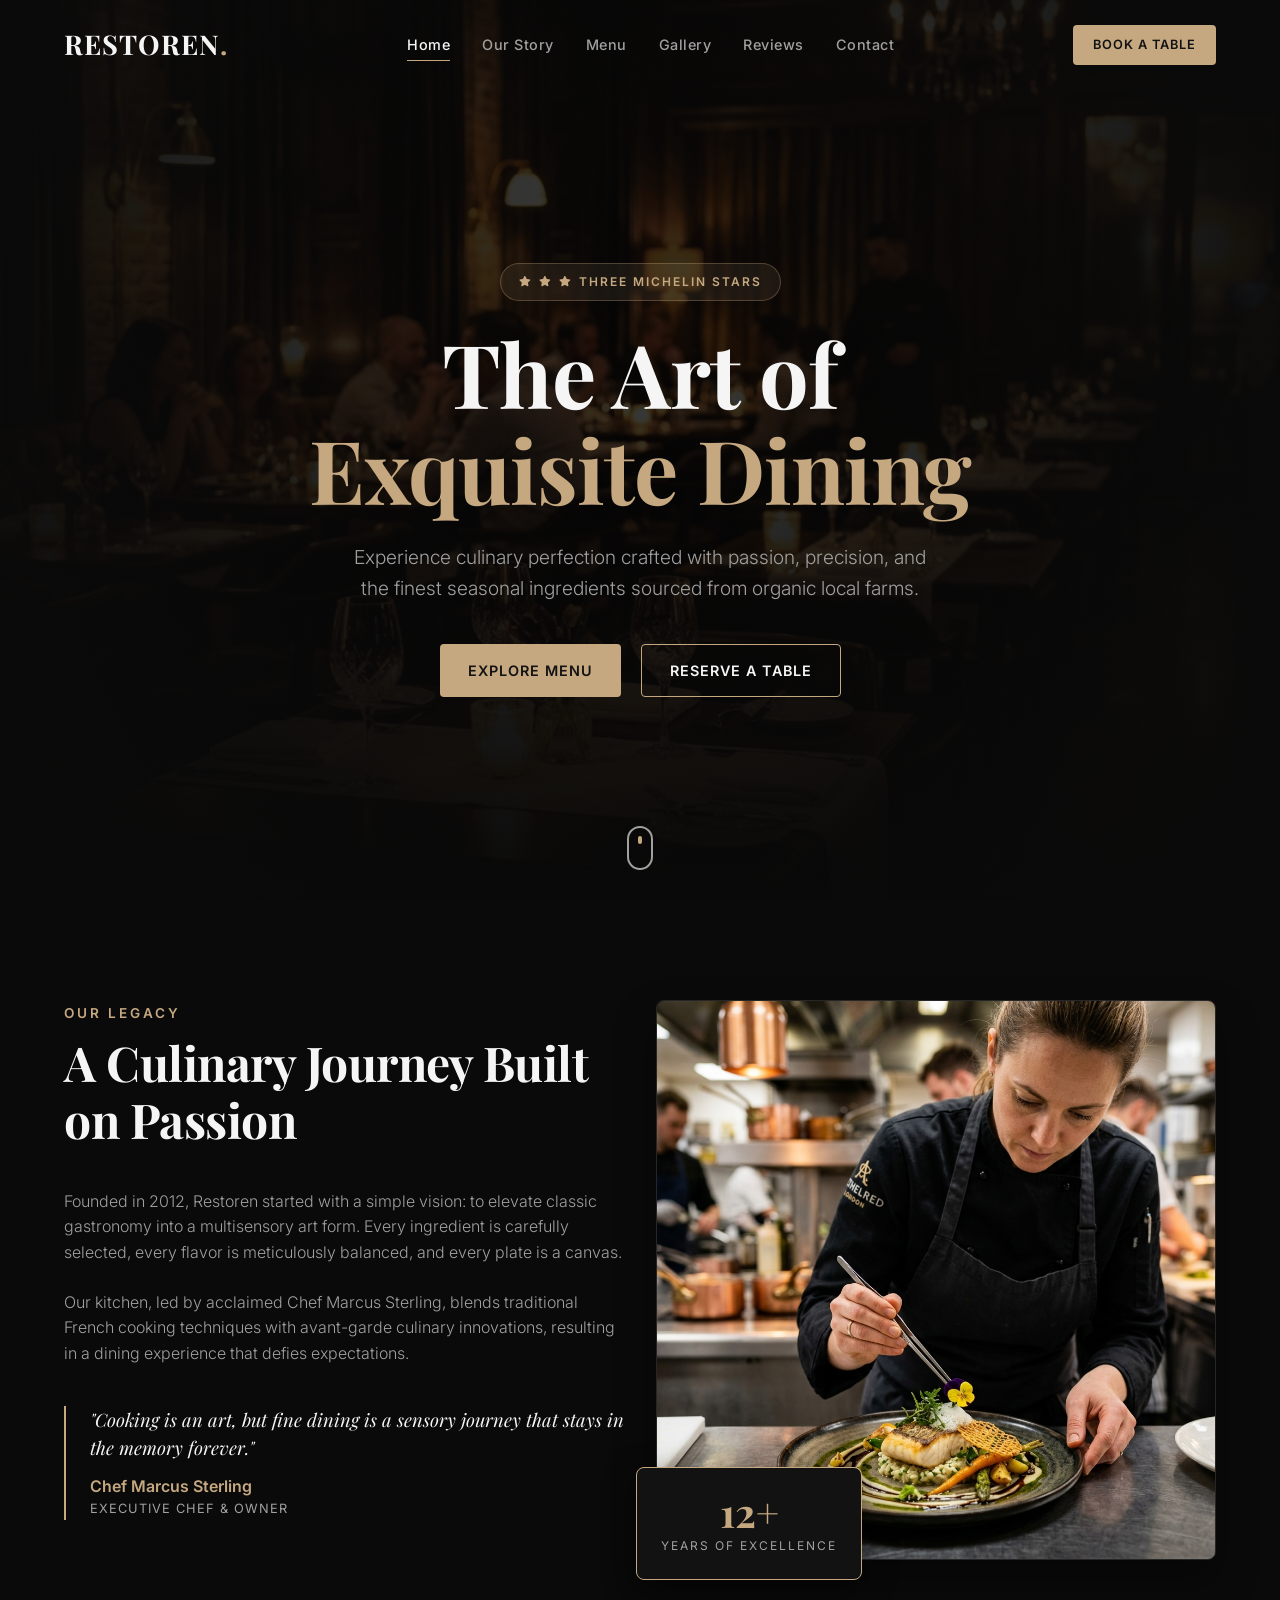
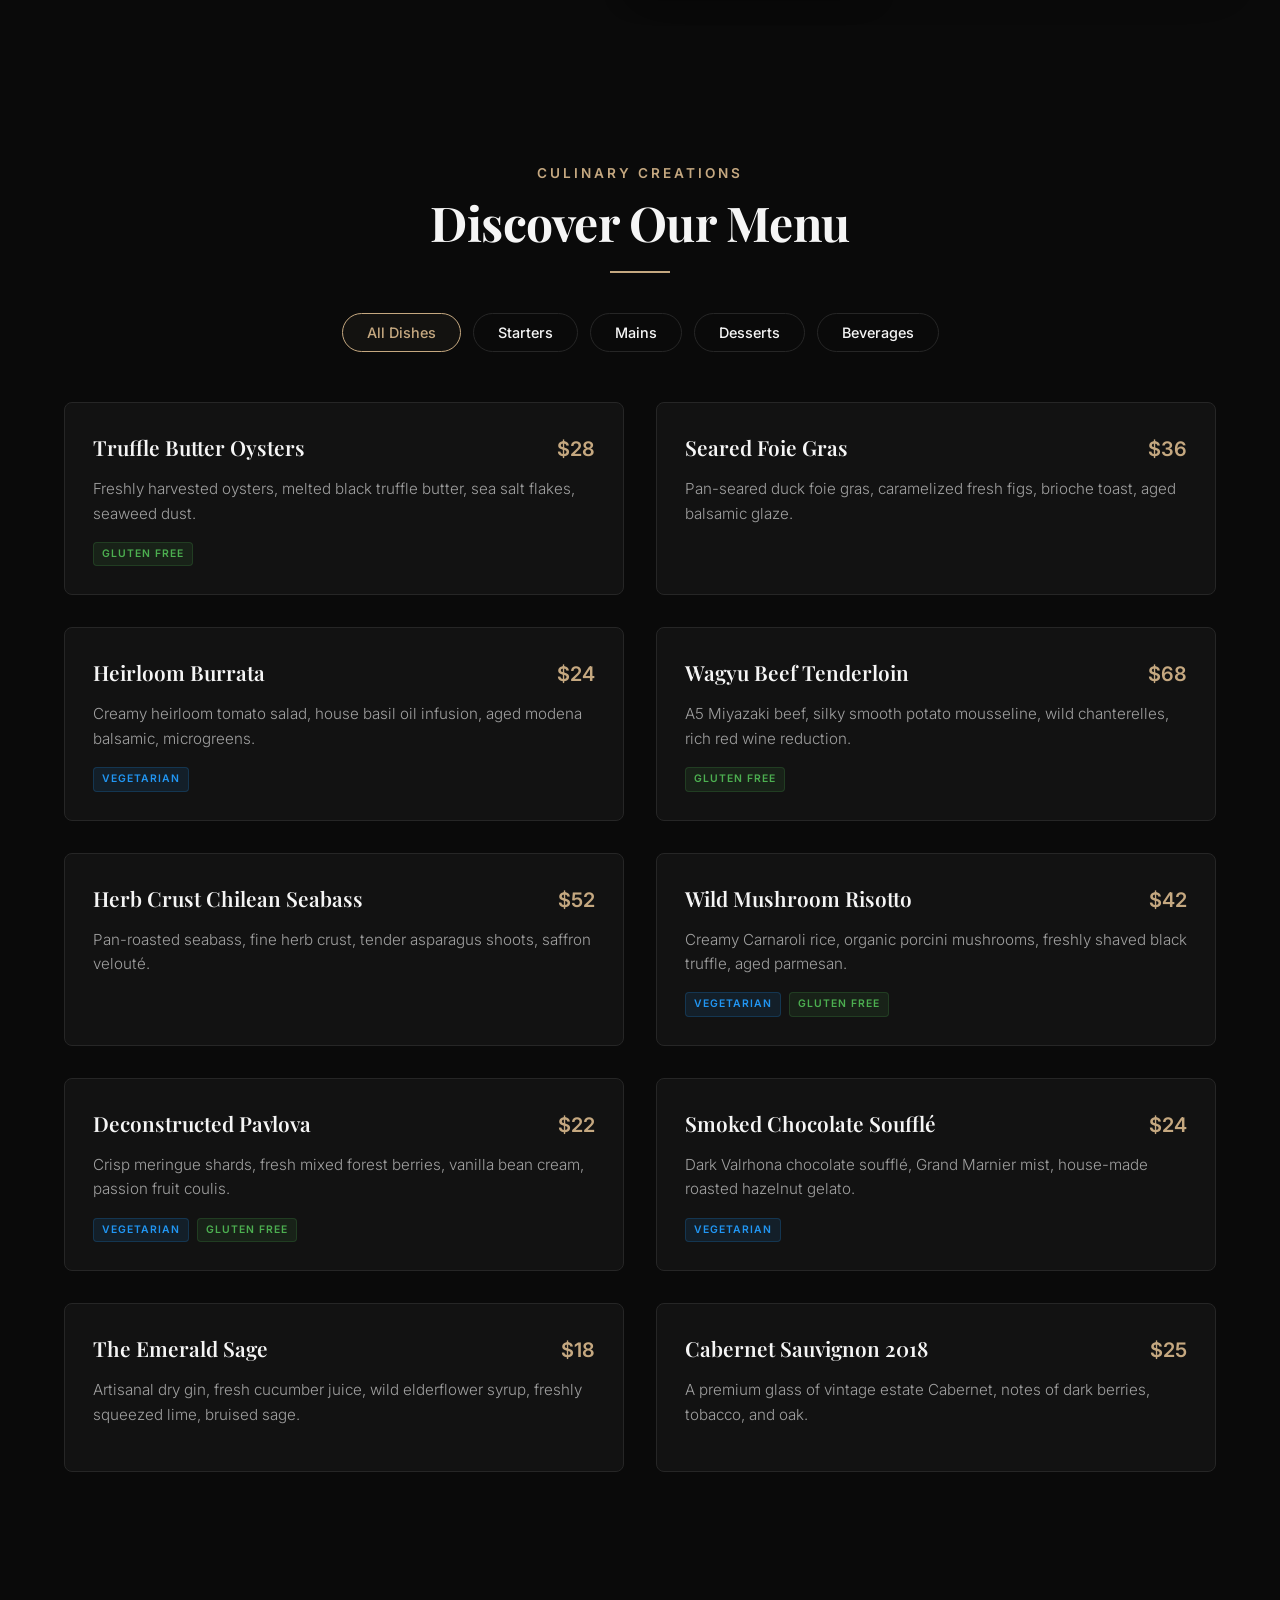
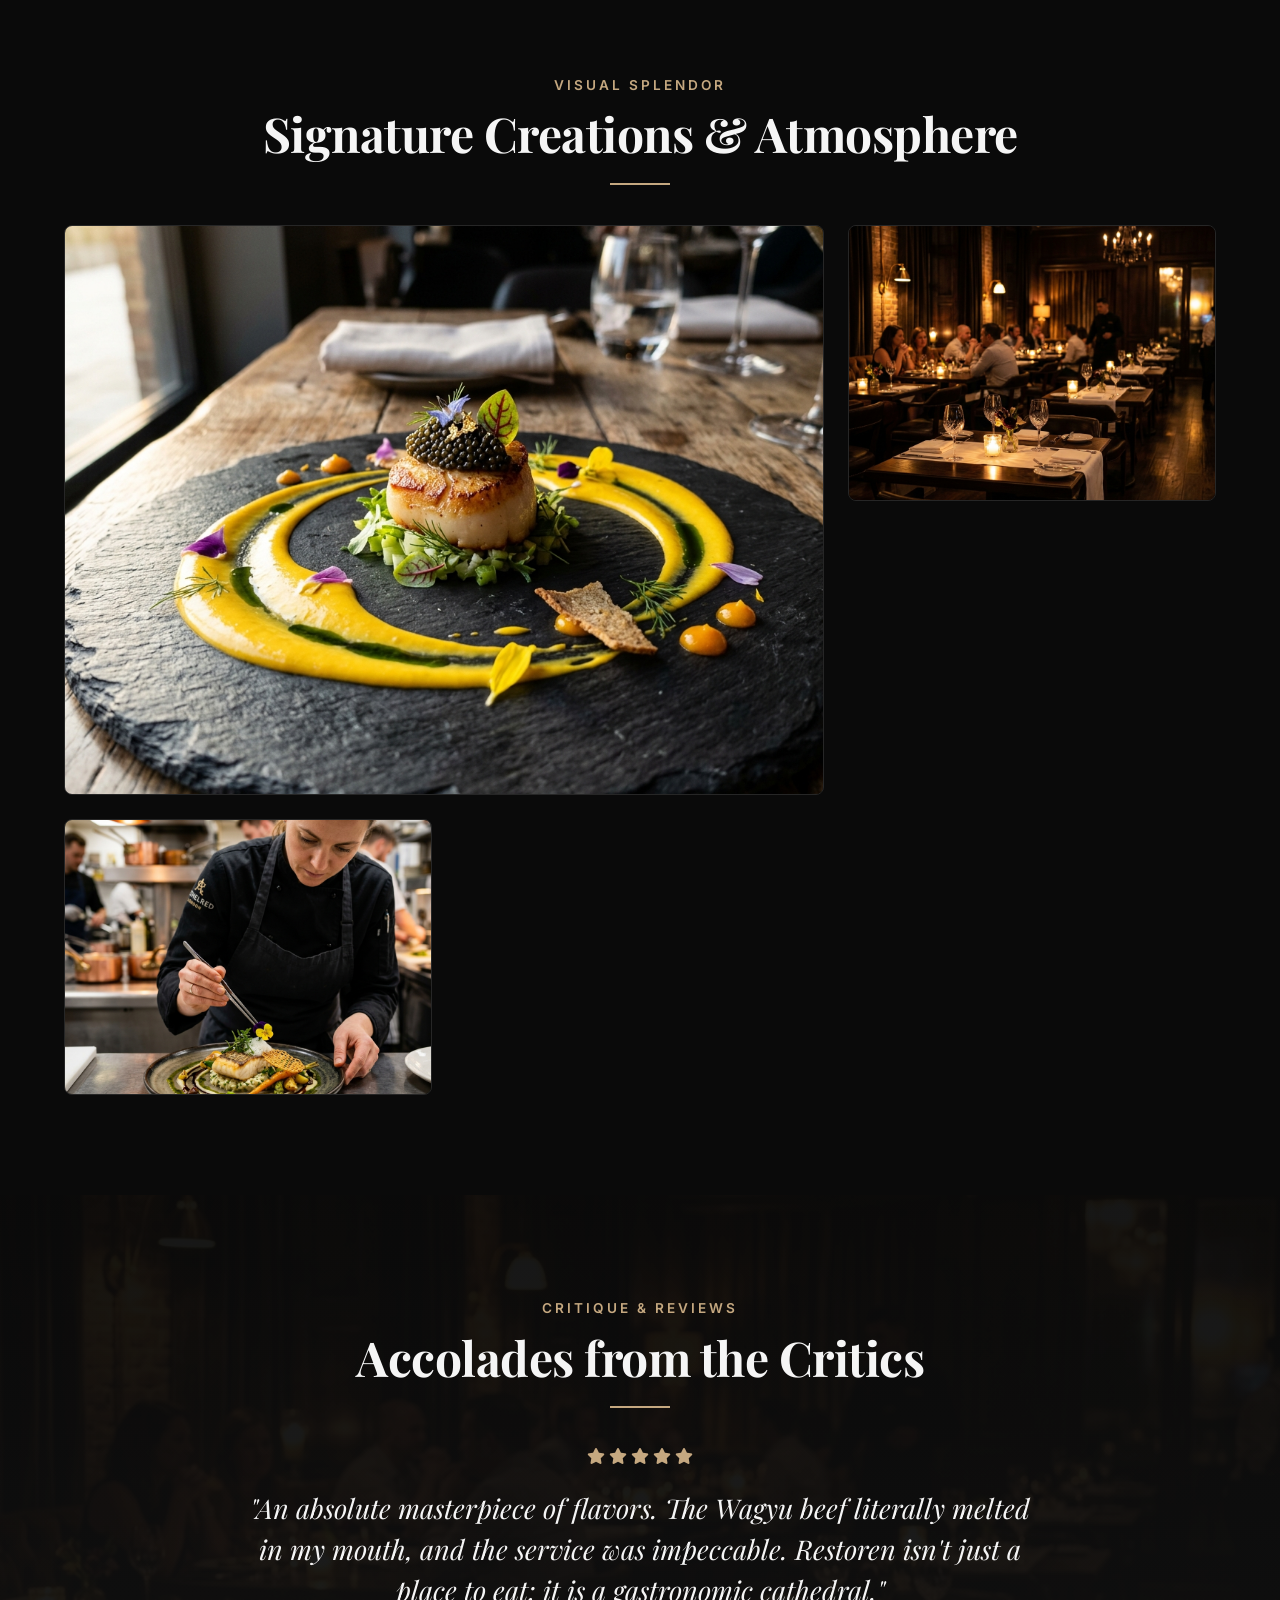
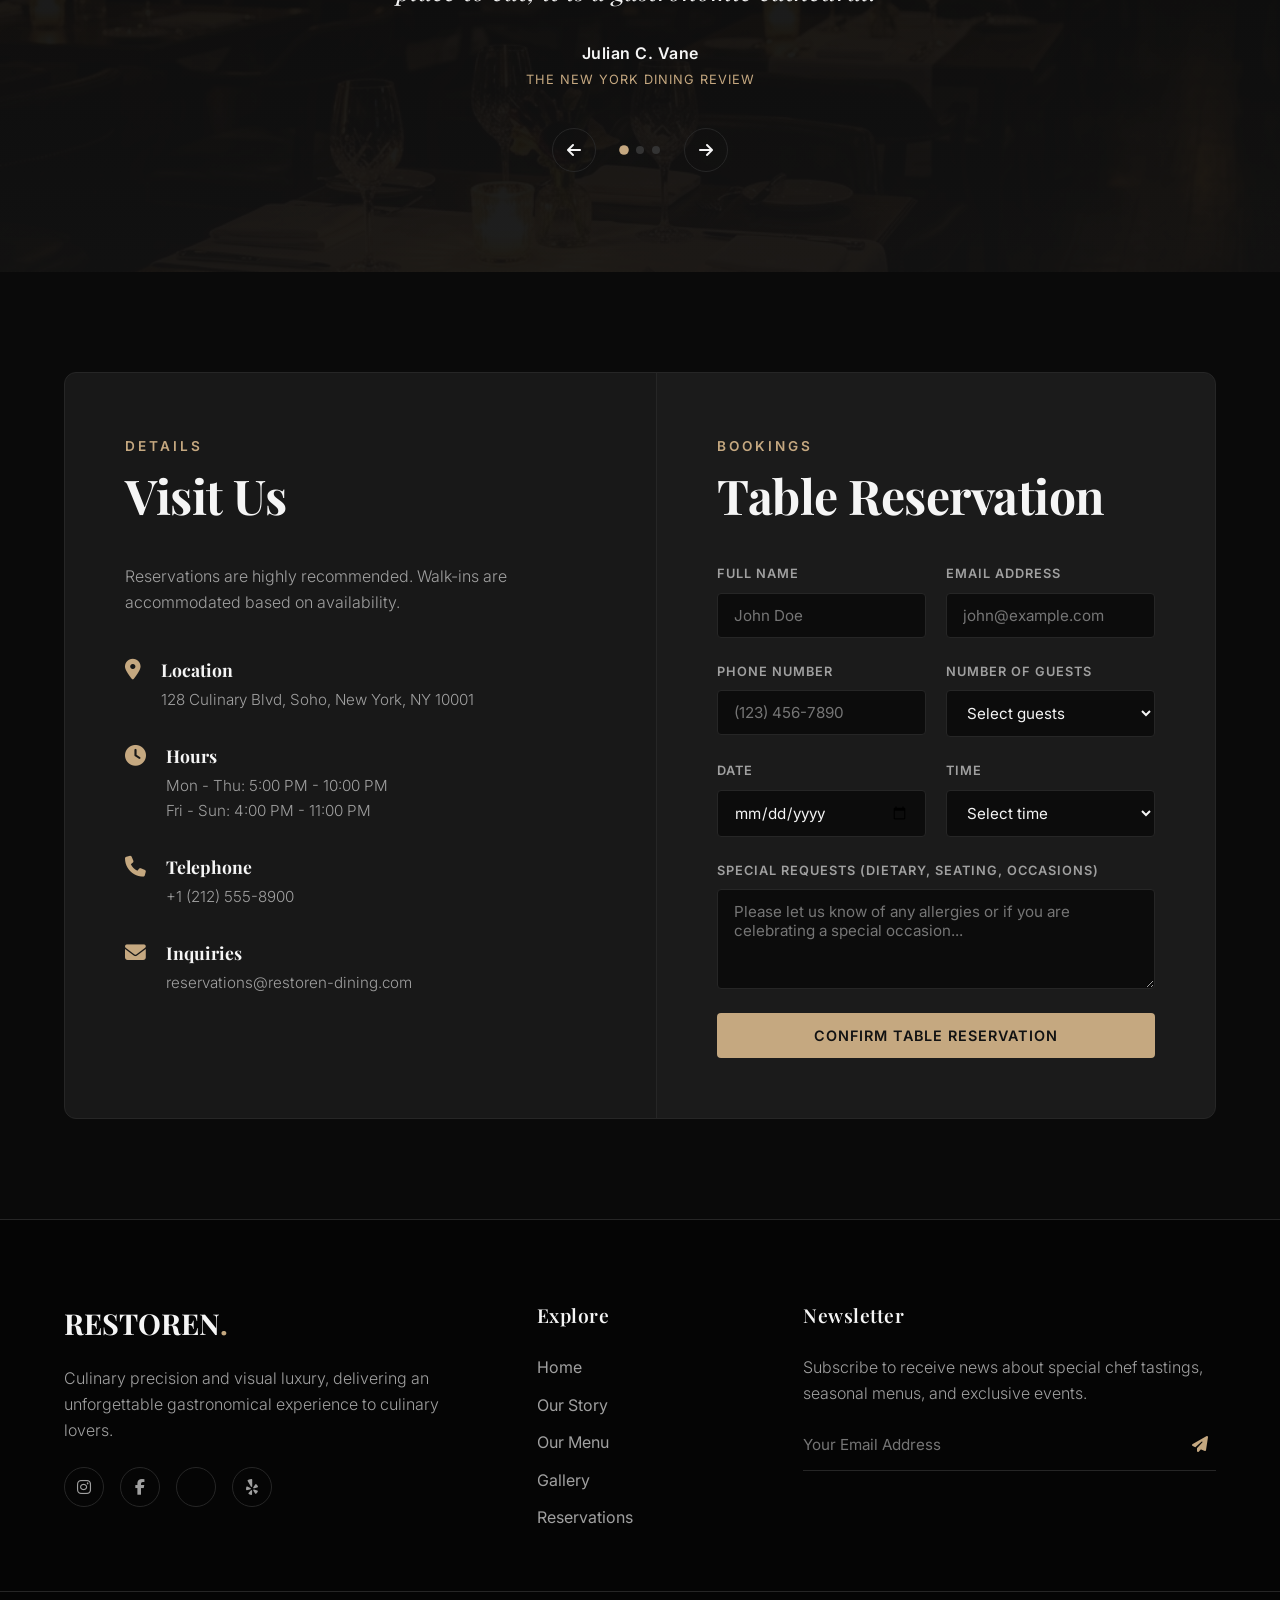
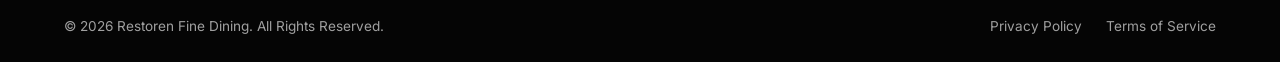
<file: restaurant/index.html>
<!DOCTYPE html>
<html lang="en">
<head>
    <meta charset="UTF-8">
    <meta name="viewport" content="width=device-width, initial-scale=1.0">
    <meta name="description" content="Restoren - Experience premium fine dining and culinary art. Awarded 3 Michelin Stars. Book your table online for an unforgettable gastronomic journey.">
    <title>Restoren | Premium Fine Dining & Culinary Art</title>
    <!-- Google Fonts -->
    <link rel="preconnect" href="https://fonts.googleapis.com">
    <link rel="preconnect" href="https://fonts.gstatic.com" crossorigin>
    <link href="https://fonts.googleapis.com/css2?family=Inter:wght@300;400;500;600;700&family=Playfair+Display:ital,wght@0,400;0,600;0,700;1,400&display=swap" rel="stylesheet">
    <!-- FontAwesome for Icons -->
    <link rel="stylesheet" href="https://cdnjs.cloudflare.com/ajax/libs/font-awesome/6.4.0/css/all.min.css">
    <!-- Custom CSS -->
    <link rel="stylesheet" href="css/style.css">
</head>
<body>

    <!-- Header / Navigation -->
    <header class="main-header" id="header">
        <div class="container header-container">
            <a href="#" class="logo">RESTOREN<span>.</span></a>
            
            <nav class="nav-menu" id="nav-menu">
                <ul>
                    <li><a href="#" class="nav-link active" data-sec="hero">Home</a></li>
                    <li><a href="#about" class="nav-link" data-sec="about">Our Story</a></li>
                    <li><a href="#menu" class="nav-link" data-sec="menu">Menu</a></li>
                    <li><a href="#gallery" class="nav-link" data-sec="gallery">Gallery</a></li>
                    <li><a href="#testimonials" class="nav-link" data-sec="testimonials">Reviews</a></li>
                    <li><a href="#reservation" class="nav-link" data-sec="reservation">Contact</a></li>
                </ul>
            </nav>
            
            <div class="header-actions">
                <a href="#reservation" class="btn btn-gold btn-header">Book A Table</a>
                <button class="mobile-toggle" id="mobile-toggle" aria-label="Toggle menu">
                    <span class="bar"></span>
                    <span class="bar"></span>
                    <span class="bar"></span>
                </button>
            </div>
        </div>
    </header>

    <!-- Hero Section -->
    <section class="hero-section" id="hero">
        <div class="hero-overlay"></div>
        <div class="container hero-content scroll-reveal">
            <div class="award-badge">
                <i class="fa-solid fa-star"></i>
                <i class="fa-solid fa-star"></i>
                <i class="fa-solid fa-star"></i>
                <span>Three Michelin Stars</span>
            </div>
            <h1>The Art of<br><span class="accent-text">Exquisite Dining</span></h1>
            <p class="hero-subtitle">Experience culinary perfection crafted with passion, precision, and the finest seasonal ingredients sourced from organic local farms.</p>
            <div class="hero-actions">
                <a href="#menu" class="btn btn-gold">Explore Menu</a>
                <a href="#reservation" class="btn btn-outline">Reserve A Table</a>
            </div>
        </div>
        <div class="scroll-down">
            <a href="#about" aria-label="Scroll to next section">
                <span class="mouse">
                    <span class="wheel"></span>
                </span>
            </a>
        </div>
    </section>

    <!-- About Section -->
    <section class="about-section section-padding" id="about">
        <div class="container">
            <div class="grid grid-2">
                <div class="about-text-column scroll-reveal">
                    <div class="section-title">
                        <span class="subtitle">Our Legacy</span>
                        <h2>A Culinary Journey Built on Passion</h2>
                    </div>
                    <p class="about-desc">Founded in 2012, Restoren started with a simple vision: to elevate classic gastronomy into a multisensory art form. Every ingredient is carefully selected, every flavor is meticulously balanced, and every plate is a canvas.</p>
                    <p class="about-desc">Our kitchen, led by acclaimed Chef Marcus Sterling, blends traditional French cooking techniques with avant-garde culinary innovations, resulting in a dining experience that defies expectations.</p>
                    
                    <div class="chef-quote">
                        <p>"Cooking is an art, but fine dining is a sensory journey that stays in the memory forever."</p>
                        <div class="chef-signature">
                            <span class="name">Chef Marcus Sterling</span>
                            <span class="title">Executive Chef & Owner</span>
                        </div>
                    </div>
                </div>
                <div class="about-image-column scroll-reveal delay-1">
                    <div class="image-wrapper">
                        <img src="assets/chef-about.png" alt="Chef Marcus Sterling plating a dish" class="about-image">
                        <div class="floating-badge">
                            <span class="number">12+</span>
                            <span class="text">Years of Excellence</span>
                        </div>
                    </div>
                </div>
            </div>
        </div>
    </section>

    <!-- Menu Section -->
    <section class="menu-section section-padding" id="menu">
        <div class="container">
            <div class="section-title center scroll-reveal">
                <span class="subtitle">Culinary Creations</span>
                <h2>Discover Our Menu</h2>
                <div class="underline"></div>
            </div>

            <!-- Categories Tabs -->
            <div class="menu-categories scroll-reveal delay-1">
                <button class="category-btn active" data-category="all">All Dishes</button>
                <button class="category-btn" data-category="starters">Starters</button>
                <button class="category-btn" data-category="mains">Mains</button>
                <button class="category-btn" data-category="desserts">Desserts</button>
                <button class="category-btn" data-category="beverages">Beverages</button>
            </div>

            <!-- Menu Grid -->
            <div class="menu-grid scroll-reveal delay-2">
                
                <!-- Item 1: Starter -->
                <div class="menu-card" data-category="starters">
                    <div class="menu-card-header">
                        <h3 class="menu-title">Truffle Butter Oysters</h3>
                        <span class="menu-price">$28</span>
                    </div>
                    <p class="menu-desc">Freshly harvested oysters, melted black truffle butter, sea salt flakes, seaweed dust.</p>
                    <div class="menu-labels">
                        <span class="label gf">Gluten Free</span>
                    </div>
                </div>

                <!-- Item 2: Starter -->
                <div class="menu-card" data-category="starters">
                    <div class="menu-card-header">
                        <h3 class="menu-title">Seared Foie Gras</h3>
                        <span class="menu-price">$36</span>
                    </div>
                    <p class="menu-desc">Pan-seared duck foie gras, caramelized fresh figs, brioche toast, aged balsamic glaze.</p>
                </div>

                <!-- Item 3: Starter -->
                <div class="menu-card" data-category="starters">
                    <div class="menu-card-header">
                        <h3 class="menu-title">Heirloom Burrata</h3>
                        <span class="menu-price">$24</span>
                    </div>
                    <p class="menu-desc">Creamy heirloom tomato salad, house basil oil infusion, aged modena balsamic, microgreens.</p>
                    <div class="menu-labels">
                        <span class="label vg">Vegetarian</span>
                    </div>
                </div>

                <!-- Item 4: Main -->
                <div class="menu-card" data-category="mains">
                    <div class="menu-card-header">
                        <h3 class="menu-title">Wagyu Beef Tenderloin</h3>
                        <span class="menu-price">$68</span>
                    </div>
                    <p class="menu-desc">A5 Miyazaki beef, silky smooth potato mousseline, wild chanterelles, rich red wine reduction.</p>
                    <div class="menu-labels">
                        <span class="label gf">Gluten Free</span>
                    </div>
                </div>

                <!-- Item 5: Main -->
                <div class="menu-card" data-category="mains">
                    <div class="menu-card-header">
                        <h3 class="menu-title">Herb Crust Chilean Seabass</h3>
                        <span class="menu-price">$52</span>
                    </div>
                    <p class="menu-desc">Pan-roasted seabass, fine herb crust, tender asparagus shoots, saffron velouté.</p>
                </div>

                <!-- Item 6: Main -->
                <div class="menu-card" data-category="mains">
                    <div class="menu-card-header">
                        <h3 class="menu-title">Wild Mushroom Risotto</h3>
                        <span class="menu-price">$42</span>
                    </div>
                    <p class="menu-desc">Creamy Carnaroli rice, organic porcini mushrooms, freshly shaved black truffle, aged parmesan.</p>
                    <div class="menu-labels">
                        <span class="label vg">Vegetarian</span>
                        <span class="label gf">Gluten Free</span>
                    </div>
                </div>

                <!-- Item 7: Dessert -->
                <div class="menu-card" data-category="desserts">
                    <div class="menu-card-header">
                        <h3 class="menu-title">Deconstructed Pavlova</h3>
                        <span class="menu-price">$22</span>
                    </div>
                    <p class="menu-desc">Crisp meringue shards, fresh mixed forest berries, vanilla bean cream, passion fruit coulis.</p>
                    <div class="menu-labels">
                        <span class="label vg">Vegetarian</span>
                        <span class="label gf">Gluten Free</span>
                    </div>
                </div>

                <!-- Item 8: Dessert -->
                <div class="menu-card" data-category="desserts">
                    <div class="menu-card-header">
                        <h3 class="menu-title">Smoked Chocolate Soufflé</h3>
                        <span class="menu-price">$24</span>
                    </div>
                    <p class="menu-desc">Dark Valrhona chocolate soufflé, Grand Marnier mist, house-made roasted hazelnut gelato.</p>
                    <div class="menu-labels">
                        <span class="label vg">Vegetarian</span>
                    </div>
                </div>

                <!-- Item 9: Beverage -->
                <div class="menu-card" data-category="beverages">
                    <div class="menu-card-header">
                        <h3 class="menu-title">The Emerald Sage</h3>
                        <span class="menu-price">$18</span>
                    </div>
                    <p class="menu-desc">Artisanal dry gin, fresh cucumber juice, wild elderflower syrup, freshly squeezed lime, bruised sage.</p>
                </div>

                <!-- Item 10: Beverage -->
                <div class="menu-card" data-category="beverages">
                    <div class="menu-card-header">
                        <h3 class="menu-title">Cabernet Sauvignon 2018</h3>
                        <span class="menu-price">$25</span>
                    </div>
                    <p class="menu-desc">A premium glass of vintage estate Cabernet, notes of dark berries, tobacco, and oak.</p>
                </div>

            </div>
        </div>
    </section>

    <!-- Gallery Section -->
    <section class="gallery-section section-padding" id="gallery">
        <div class="container">
            <div class="section-title center scroll-reveal">
                <span class="subtitle">Visual Splendor</span>
                <h2>Signature Creations & Atmosphere</h2>
                <div class="underline"></div>
            </div>

            <div class="gallery-grid scroll-reveal delay-1">
                <!-- Gallery Item 1 (Image we generated) -->
                <div class="gallery-item large">
                    <img src="assets/signature-dish.png" alt="Michelin style signature dish">
                    <div class="gallery-overlay">
                        <h4>Signature Culinary Masterpiece</h4>
                        <p>Scallop, caviar, gold leaf, and saffron velouté</p>
                    </div>
                </div>
                
                <!-- Gallery Item 2 -->
                <div class="gallery-item">
                    <img src="assets/hero-bg.png" alt="Luxury restaurant dining room">
                    <div class="gallery-overlay">
                        <h4>The Dining Room</h4>
                        <p>Sophisticated, cozy, and candlelight set</p>
                    </div>
                </div>

                <!-- Gallery Item 3 -->
                <div class="gallery-item">
                    <img src="assets/chef-about.png" alt="Chef preparing meals">
                    <div class="gallery-overlay">
                        <h4>The Kitchen</h4>
                        <p>Precision and passion in every plate</p>
                    </div>
                </div>
            </div>
        </div>
    </section>

    <!-- Testimonials Section -->
    <section class="testimonials-section section-padding" id="testimonials">
        <div class="container">
            <div class="section-title center scroll-reveal">
                <span class="subtitle">Critique & Reviews</span>
                <h2>Accolades from the Critics</h2>
                <div class="underline"></div>
            </div>

            <div class="testimonials-slider-container scroll-reveal delay-1">
                <div class="testimonials-slider" id="testimonials-slider">
                    
                    <!-- Slide 1 -->
                    <div class="testimonial-slide active">
                        <div class="stars">
                            <i class="fa-solid fa-star"></i>
                            <i class="fa-solid fa-star"></i>
                            <i class="fa-solid fa-star"></i>
                            <i class="fa-solid fa-star"></i>
                            <i class="fa-solid fa-star"></i>
                        </div>
                        <blockquote class="quote">
                            "An absolute masterpiece of flavors. The Wagyu beef literally melted in my mouth, and the service was impeccable. Restoren isn't just a place to eat; it is a gastronomic cathedral."
                        </blockquote>
                        <div class="author">
                            <span class="name">Julian C. Vane</span>
                            <span class="publication">The New York Dining Review</span>
                        </div>
                    </div>

                    <!-- Slide 2 -->
                    <div class="testimonial-slide">
                        <div class="stars">
                            <i class="fa-solid fa-star"></i>
                            <i class="fa-solid fa-star"></i>
                            <i class="fa-solid fa-star"></i>
                            <i class="fa-solid fa-star"></i>
                            <i class="fa-solid fa-star"></i>
                        </div>
                        <blockquote class="quote">
                            "Chef Marcus Sterling has created a sanctuary for culinary enthusiasts. The deconstructed gold leaf pavlova is legendary, combining textures in a way that feels like pure alchemy."
                        </blockquote>
                        <div class="author">
                            <span class="name">Sarah Jenkins</span>
                            <span class="publication">Gourmet Guide Weekly</span>
                        </div>
                    </div>

                    <!-- Slide 3 -->
                    <div class="testimonial-slide">
                        <div class="stars">
                            <i class="fa-solid fa-star"></i>
                            <i class="fa-solid fa-star"></i>
                            <i class="fa-solid fa-star"></i>
                            <i class="fa-solid fa-star"></i>
                            <i class="fa-solid fa-star"></i>
                        </div>
                        <blockquote class="quote">
                            "Restoren defines luxury dining. The atmosphere is warm, intimate, and sophisticated, and the wine list is one of the most comprehensive we've seen in years."
                        </blockquote>
                        <div class="author">
                            <span class="name">Robert Dubois</span>
                            <span class="publication">Culinary Monthly</span>
                        </div>
                    </div>

                </div>

                <!-- Slider Controls -->
                <div class="slider-controls">
                    <button class="control-btn prev-btn" id="prev-review" aria-label="Previous review"><i class="fa-solid fa-arrow-left"></i></button>
                    <div class="slider-dots" id="slider-dots">
                        <span class="dot active" data-index="0"></span>
                        <span class="dot" data-index="1"></span>
                        <span class="dot" data-index="2"></span>
                    </div>
                    <button class="control-btn next-btn" id="next-review" aria-label="Next review"><i class="fa-solid fa-arrow-right"></i></button>
                </div>
            </div>
        </div>
    </section>

    <!-- Reservation & Contact Section -->
    <section class="reservation-section section-padding" id="reservation">
        <div class="container">
            <div class="grid grid-2 bg-charcoal">
                
                <!-- Contact info -->
                <div class="contact-info-column scroll-reveal">
                    <div class="section-title">
                        <span class="subtitle">Details</span>
                        <h2>Visit Us</h2>
                    </div>
                    <p class="contact-text">Reservations are highly recommended. Walk-ins are accommodated based on availability.</p>
                    
                    <div class="contact-details">
                        <div class="detail-item">
                            <i class="fa-solid fa-location-dot"></i>
                            <div>
                                <h4>Location</h4>
                                <p>128 Culinary Blvd, Soho, New York, NY 10001</p>
                            </div>
                        </div>

                        <div class="detail-item">
                            <i class="fa-solid fa-clock"></i>
                            <div>
                                <h4>Hours</h4>
                                <p>Mon - Thu: 5:00 PM - 10:00 PM<br>Fri - Sun: 4:00 PM - 11:00 PM</p>
                            </div>
                        </div>

                        <div class="detail-item">
                            <i class="fa-solid fa-phone"></i>
                            <div>
                                <h4>Telephone</h4>
                                <p>+1 (212) 555-8900</p>
                            </div>
                        </div>

                        <div class="detail-item">
                            <i class="fa-solid fa-envelope"></i>
                            <div>
                                <h4>Inquiries</h4>
                                <p>reservations@restoren-dining.com</p>
                            </div>
                        </div>
                    </div>
                </div>

                <!-- Reservation Form -->
                <div class="reservation-form-column scroll-reveal delay-1">
                    <div class="section-title">
                        <span class="subtitle">Bookings</span>
                        <h2>Table Reservation</h2>
                    </div>
                    
                    <form id="booking-form" class="booking-form" novalidate>
                        <div class="form-row">
                            <div class="form-group">
                                <label for="booking-name">Full Name</label>
                                <input type="text" id="booking-name" required placeholder="John Doe">
                                <span class="error-msg">Please enter your name</span>
                            </div>
                            <div class="form-group">
                                <label for="booking-email">Email Address</label>
                                <input type="email" id="booking-email" required placeholder="john@example.com">
                                <span class="error-msg">Please enter a valid email address</span>
                            </div>
                        </div>

                        <div class="form-row">
                            <div class="form-group">
                                <label for="booking-phone">Phone Number</label>
                                <input type="tel" id="booking-phone" required placeholder="(123) 456-7890">
                                <span class="error-msg">Please enter your phone number</span>
                            </div>
                            <div class="form-group">
                                <label for="booking-guests">Number of Guests</label>
                                <select id="booking-guests" required>
                                    <option value="" disabled selected>Select guests</option>
                                    <option value="1">1 Person</option>
                                    <option value="2">2 People</option>
                                    <option value="3">3 People</option>
                                    <option value="4">4 People</option>
                                    <option value="5">5 People</option>
                                    <option value="6">6 People</option>
                                    <option value="7">7 People</option>
                                    <option value="8">8+ People</option>
                                </select>
                                <span class="error-msg">Please select number of guests</span>
                            </div>
                        </div>

                        <div class="form-row">
                            <div class="form-group">
                                <label for="booking-date">Date</label>
                                <input type="date" id="booking-date" required>
                                <span class="error-msg">Please select a valid future date</span>
                            </div>
                            <div class="form-group">
                                <label for="booking-time">Time</label>
                                <select id="booking-time" required>
                                    <option value="" disabled selected>Select time</option>
                                    <option value="5:00 PM">5:00 PM</option>
                                    <option value="5:30 PM">5:30 PM</option>
                                    <option value="6:00 PM">6:00 PM</option>
                                    <option value="6:30 PM">6:30 PM</option>
                                    <option value="7:00 PM">7:00 PM</option>
                                    <option value="7:30 PM">7:30 PM</option>
                                    <option value="8:00 PM">8:00 PM</option>
                                    <option value="8:30 PM">8:30 PM</option>
                                    <option value="9:00 PM">9:00 PM</option>
                                    <option value="9:30 PM">9:30 PM</option>
                                </select>
                                <span class="error-msg">Please select reservation time</span>
                            </div>
                        </div>

                        <div class="form-group">
                            <label for="booking-notes">Special Requests (Dietary, Seating, Occasions)</label>
                            <textarea id="booking-notes" placeholder="Please let us know of any allergies or if you are celebrating a special occasion..."></textarea>
                        </div>

                        <button type="submit" class="btn btn-gold btn-full" id="booking-submit">
                            <span class="btn-text">Confirm Table Reservation</span>
                            <span class="spinner hidden"><i class="fa-solid fa-circle-notch fa-spin"></i></span>
                        </button>
                    </form>
                </div>

            </div>
        </div>
    </section>

    <!-- Footer -->
    <footer class="main-footer">
        <div class="container footer-grid">
            <div class="footer-info">
                <h3>RESTOREN<span>.</span></h3>
                <p>Culinary precision and visual luxury, delivering an unforgettable gastronomical experience to culinary lovers.</p>
                <div class="social-icons">
                    <a href="#" aria-label="Instagram"><i class="fa-brands fa-instagram"></i></a>
                    <a href="#" aria-label="Facebook"><i class="fa-brands fa-facebook-f"></i></a>
                    <a href="#" aria-label="TripAdvisor"><i class="fa-brands fa-tripadvisor"></i></a>
                    <a href="#" aria-label="Yelp"><i class="fa-brands fa-yelp"></i></a>
                </div>
            </div>

            <div class="footer-links">
                <h4>Explore</h4>
                <ul>
                    <li><a href="#">Home</a></li>
                    <li><a href="#about">Our Story</a></li>
                    <li><a href="#menu">Our Menu</a></li>
                    <li><a href="#gallery">Gallery</a></li>
                    <li><a href="#reservation">Reservations</a></li>
                </ul>
            </div>

            <div class="footer-newsletter">
                <h4>Newsletter</h4>
                <p>Subscribe to receive news about special chef tastings, seasonal menus, and exclusive events.</p>
                <form class="newsletter-form" id="newsletter-form">
                    <input type="email" placeholder="Your Email Address" required aria-label="Email address">
                    <button type="submit" aria-label="Subscribe"><i class="fa-solid fa-paper-plane"></i></button>
                </form>
            </div>
        </div>

        <div class="footer-bottom">
            <div class="container footer-bottom-flex">
                <p>&copy; 2026 Restoren Fine Dining. All Rights Reserved.</p>
                <div class="footer-legal">
                    <a href="#">Privacy Policy</a>
                    <a href="#">Terms of Service</a>
                </div>
            </div>
        </div>
    </footer>

    <!-- Success Booking Modal -->
    <div class="modal-overlay" id="modal-overlay">
        <div class="modal-card">
            <button class="modal-close" id="modal-close" aria-label="Close modal">&times;</button>
            <div class="modal-body">
                <div class="modal-icon">
                    <i class="fa-solid fa-circle-check"></i>
                </div>
                <h2>Reservation Confirmed</h2>
                <p class="modal-desc">Thank you for choosing Restoren. Your table has been successfully booked.</p>
                
                <div class="booking-summary">
                    <div class="summary-row">
                        <span class="summary-label">Reserved For:</span>
                        <span class="summary-val" id="sum-name">John Doe</span>
                    </div>
                    <div class="summary-row">
                        <span class="summary-label">Date & Time:</span>
                        <span class="summary-val" id="sum-datetime">July 15, 2026 at 7:30 PM</span>
                    </div>
                    <div class="summary-row">
                        <span class="summary-label">Party Size:</span>
                        <span class="summary-val" id="sum-guests">2 People</span>
                    </div>
                    <div class="summary-row">
                        <span class="summary-label">Reservation ID:</span>
                        <span class="summary-val highlight" id="sum-code">#RST-89021</span>
                    </div>
                </div>

                <p class="modal-footer-note">A confirmation email along with dress code guidelines and directions has been sent to <span id="sum-email">john@example.com</span>.</p>
                
                <button class="btn btn-gold btn-full" id="modal-dismiss">Done</button>
            </div>
        </div>
    </div>

    <!-- Main JavaScript -->
    <script src="js/main.js"></script>
</body>
</html>
</file>
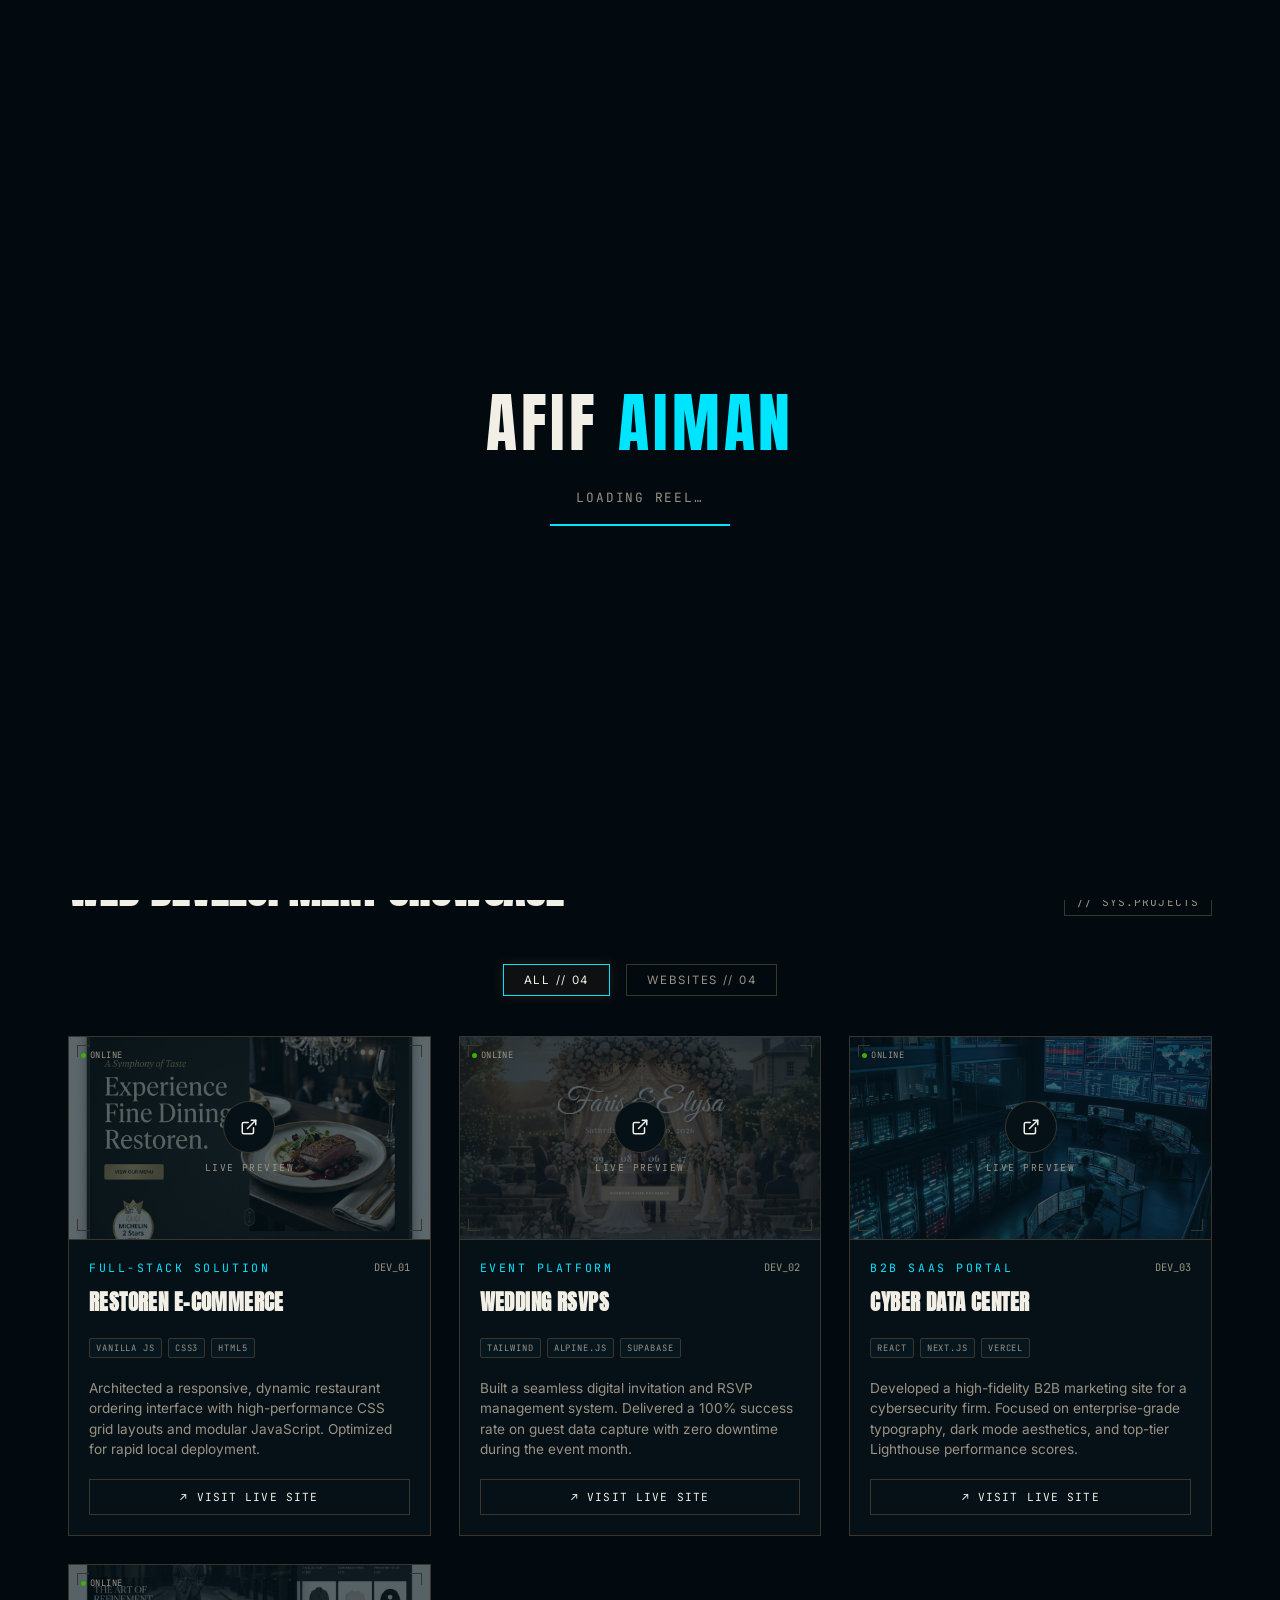
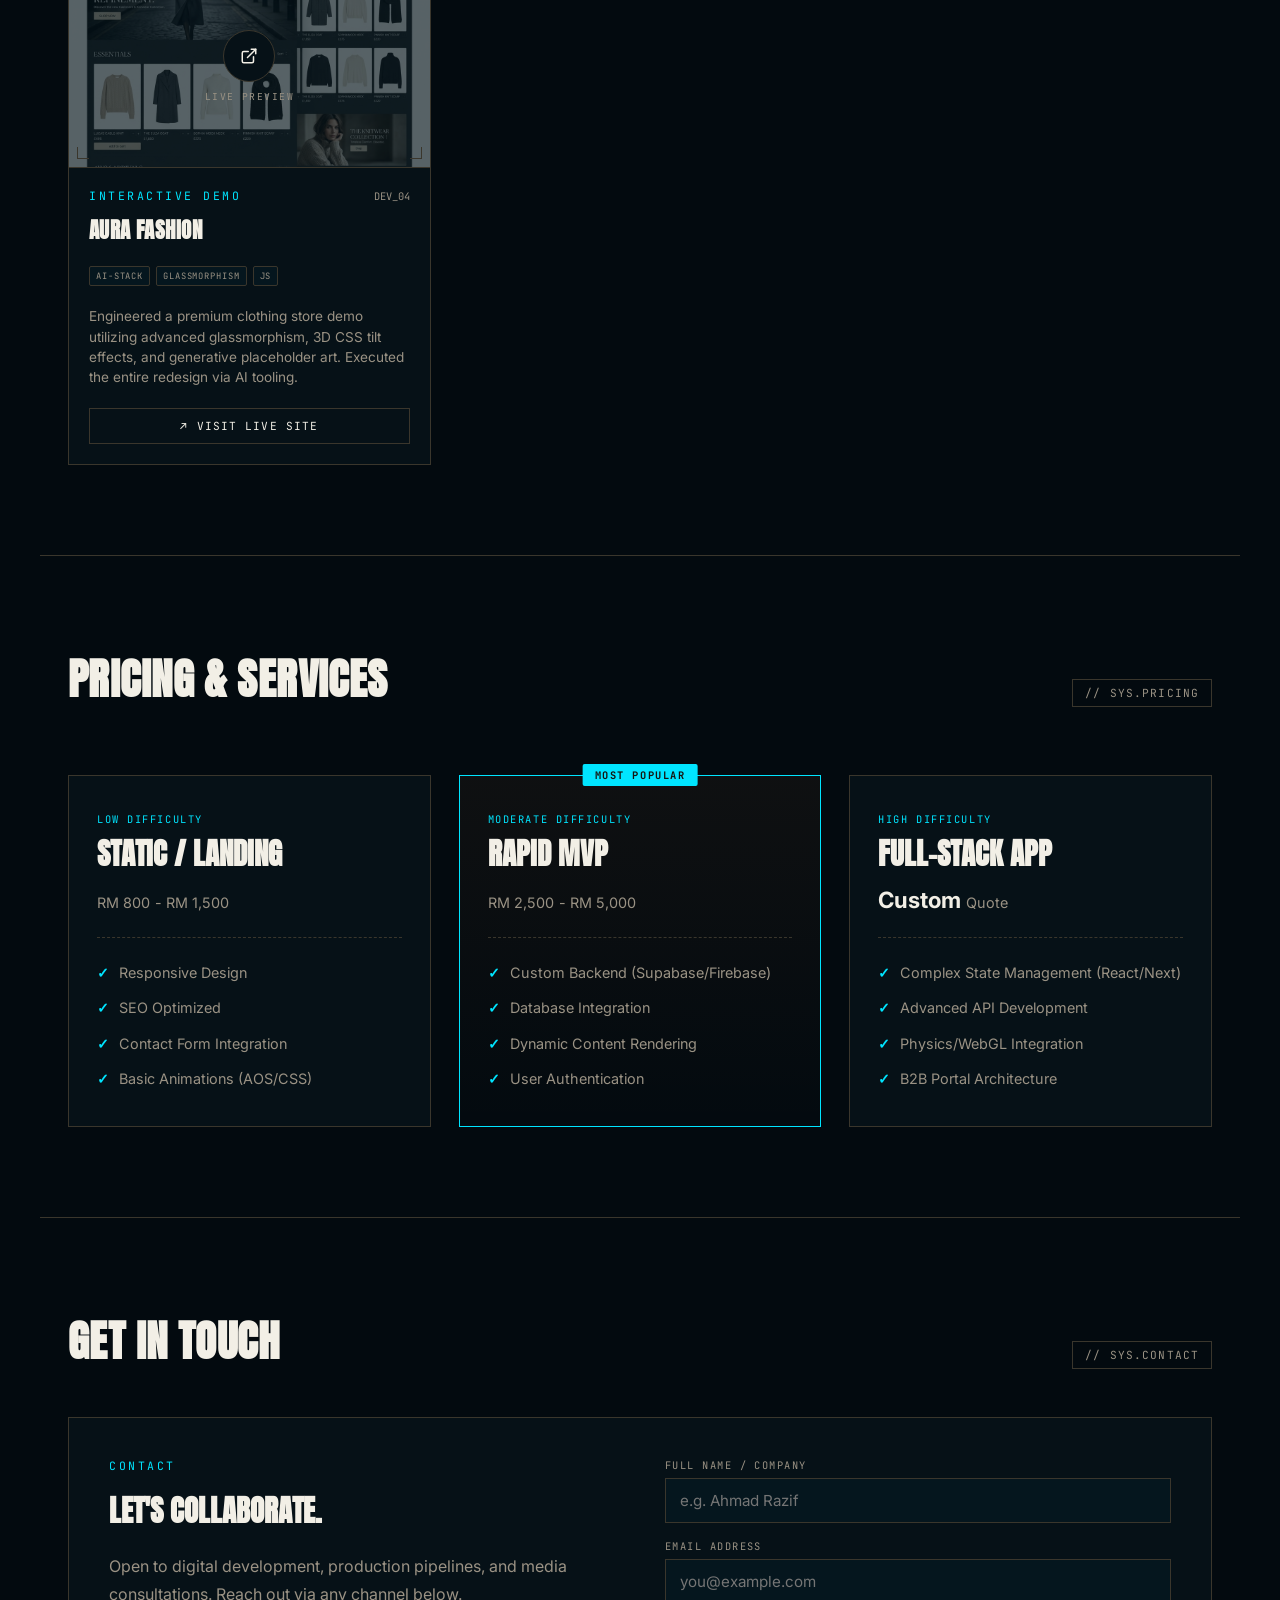
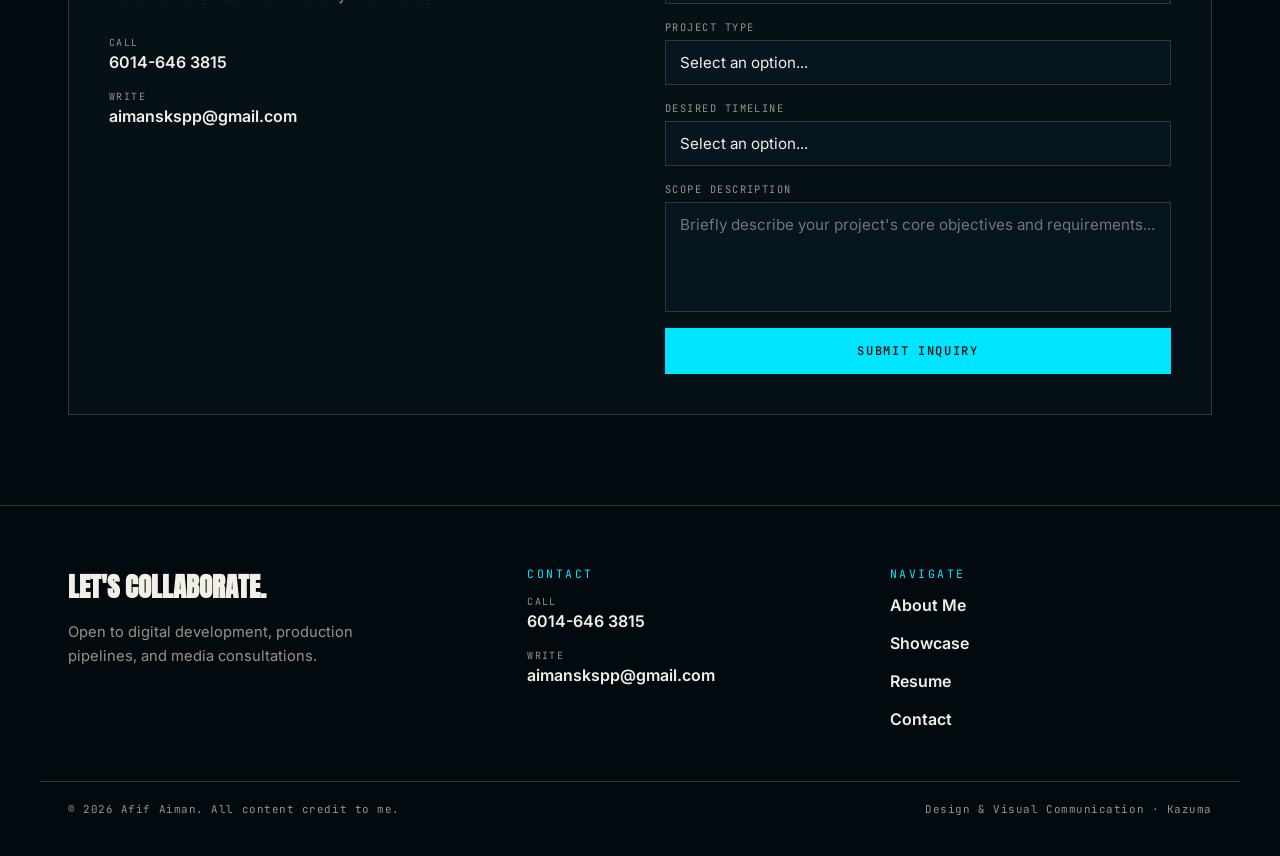
<file: services/index.html>
<!DOCTYPE html>
<html lang="en">

<head>
  <meta charset="UTF-8">
  <meta name="viewport" content="width=device-width, initial-scale=1.0">
  <meta name="description"
    content="Afif Aiman — Educator, Video Editor & Web Developer. Portfolio showcasing film production, post-production work, and web development projects.">
  
  <!-- Open Graph / Facebook -->
  <meta property="og:type" content="website">
  <meta property="og:title" content="Afif Aiman — Portfolio">
  <meta property="og:description" content="Educator, Video Editor & Web Developer. Portfolio showcasing film production, post-production work, and web development projects.">
  <meta property="og:image" content="../assets/images/afif_portrait.jpg">

  <title>Afif Aiman — Portfolio</title>

  <!-- Preconnect for fonts -->
  <link rel="preconnect" href="https://fonts.googleapis.com">
  <link rel="preconnect" href="https://fonts.gstatic.com" crossorigin>
  <link
    href="https://fonts.googleapis.com/css2?family=Anton&family=Inter:wght@400;500;600;700;800&family=JetBrains+Mono:wght@400;500;600&display=swap"
    rel="stylesheet">

  <!-- Stylesheets -->
  <link rel="stylesheet" href="../css/style.css">
  <link rel="stylesheet" href="../css/animations.css">
  <link rel="stylesheet" href="../css/components.css">
<style>
  :root {
    --amber: #00e5ff !important;
    --panel-2: #05161e !important;
    --bg: #030a0f !important;
    --panel: #061117 !important;
  }
  header {
    background: rgba(3,10,15,.92) !important;
    border-bottom-color: var(--line) !important;
  }
  header.scrolled {
    box-shadow: 0 4px 24px rgba(0,0,0,.6) !important;
  }
  .navlinks a::before {
    color: var(--amber) !important;
  }
  .navlinks a.active {
    color: var(--text) !important;
  }
  .navlinks a.active::before {
    opacity: 1 !important;
  }
</style>
</head>

<body>

  <!-- ================================================================
     PAGE LOADER
================================================================ -->
  <div id="page-loader">
    <div class="loader-name">Afif <span>Aiman</span></div>
    <div class="loader-tc mono">LOADING REEL…</div>
    <div class="loader-bar-wrap">
      <div class="loader-bar"></div>
    </div>
  </div>

  <!-- ================================================================
     HEADER / NAV
================================================================ -->
  <header>
    <nav class="container">
      <a href="#top" class="brand">
        <span class="name">AFIF AIMAN</span>
        <span class="role">Educator &amp; Freelance Digital Creator</span>
      </a>
      <div class="navlinks" id="navlinks">
        <a href="../index.html#about">About Me</a>
        <a href="../index.html#work">Showcase</a>
        <a href="../index.html#gallery">Gallery</a>
        <a href="../index.html#resume">Resume</a>
        <a href="#" style="color: var(--amber); font-weight: 600;">Hire Me</a>
        <a href="#contact">Contact</a>
      </div>
      <button class="menu-btn" id="menuBtn" aria-label="Toggle menu">
        <span></span><span></span><span></span>
      </button>
    </nav>
  </header>

  <!-- ================================================================
     HERO
================================================================ -->
    <section class="hero" id="top" style="display: flex; align-items: center; justify-content: center; text-align: center; min-height: 80vh; padding-top: 100px;">
    <div class="hero-text reveal">
      <span class="eyebrow" style="color: var(--amber);">// DIGITAL SOLUTIONS AGENCY</span>
      <h1 style="font-size: 4.5rem; letter-spacing: -0.02em; line-height: 1.1; margin-bottom: 20px;">ENGINEERING <span style="color: var(--amber);">THE WEB.</span></h1>
      <p style="color:var(--muted); max-width: 600px; margin: 0 auto 2rem auto; font-size: 1.15rem; line-height: 1.6;">
        Specializing in rapid MVP development, full-stack applications, and high-performance digital experiences. From concept to deployment in record time.
      </p>
      <div style="display: flex; gap: 15px; justify-content: center;">
        <a href="#pricing" class="cta-btn" style="background: var(--amber); color: #000;">VIEW PRICING &darr;</a>
        <a href="#work" class="cta-btn" style="background: transparent; border: 1px solid var(--amber); color: var(--amber);">PROJECTS</a>
      </div>
    </div>
  </section>

  <div class="divider"></div>

  

  <!-- ================================================================
     PRODUCTION SHOWCASE
================================================================ -->
  <section id="work">
    <div class="sec-head reveal">
      <h2>Web Development Showcase</h2>
      <span class="slate mono">// SYS.PROJECTS</span>
    </div>

    <!-- Project Type Filters -->
    <div class="showcase-filters reveal">
      <button class="filter-btn active font-mono" data-filter="all">ALL // 04</button>
      <button class="filter-btn font-mono" data-filter="web">WEBSITES // 04</button>
    </div>

    <div class="portfolio-grid reveal-stagger">

      <!-- Card 6 (Web Development) -->
      <div class="project-card web-project" data-category="web">
        <a href="https://celadon-puffpuff-ca293a.netlify.app" target="_blank" rel="noopener" class="thumb-container">
          <div class="mini-corner tl"></div>
          <div class="mini-corner tr"></div>
          <div class="mini-corner bl"></div>
          <div class="mini-corner br"></div>
          <div class="play-overlay">
            <div class="play-btn-circle">
              <svg width="18" height="18" viewBox="0 0 24 24" fill="none" stroke="currentColor" stroke-width="2"
                stroke-linecap="round" stroke-linejoin="round">
                <path d="M18 13v6a2 2 0 0 1-2 2H5a2 2 0 0 1-2-2V8a2 2 0 0 1 2-2h6"></path>
                <polyline points="15 3 21 3 21 9"></polyline>
                <line x1="10" y1="14" x2="21" y2="3"></line>
              </svg>
            </div>
            <span class="play-status mono">LIVE PREVIEW</span>
          </div>
          <div class="mini-rec"><span class="mini-dot active"></span>ONLINE</div>
          <img class="web-thumb" src="../assets/images/restoren_screenshot.png" alt="Restoren Website Mockup">
        </a>
        <div class="card-details">
          <div class="card-meta">
            <span class="eyebrow">Full-Stack Solution</span>
            <span class="mono" style="font-size:.65rem;color:var(--muted)">DEV_01</span>
          </div>
          <h3 class="proj-title">Restoren E-Commerce</h3>
          <div class="tech-tags">
            <span>Vanilla JS</span><span>CSS3</span><span>HTML5</span>
          </div>
          <p style="color:var(--muted); font-size: 0.85rem; margin: 8px 0; line-height: 1.5;">Architected a responsive, dynamic restaurant ordering interface with high-performance CSS grid layouts and modular JavaScript. Optimized for rapid local deployment.</p>
          <a href="https://celadon-puffpuff-ca293a.netlify.app" target="_blank" rel="noopener" class="card-link">↗ Visit Live Site</a>
        </div>
      </div>

      <!-- Card 7 (Web Development) -->
      <div class="project-card web-project" data-category="web">
        <a href="https://joyful-fenglisu-0a3057.netlify.app" target="_blank" rel="noopener" class="thumb-container">
          <div class="mini-corner tl"></div>
          <div class="mini-corner tr"></div>
          <div class="mini-corner bl"></div>
          <div class="mini-corner br"></div>
          <div class="play-overlay">
            <div class="play-btn-circle">
              <svg width="18" height="18" viewBox="0 0 24 24" fill="none" stroke="currentColor" stroke-width="2"
                stroke-linecap="round" stroke-linejoin="round">
                <path d="M18 13v6a2 2 0 0 1-2 2H5a2 2 0 0 1-2-2V8a2 2 0 0 1 2-2h6"></path>
                <polyline points="15 3 21 3 21 9"></polyline>
                <line x1="10" y1="14" x2="21" y2="3"></line>
              </svg>
            </div>
            <span class="play-status mono">LIVE PREVIEW</span>
          </div>
          <div class="mini-rec"><span class="mini-dot active"></span>ONLINE</div>
          <img class="web-thumb" src="../assets/images/wedding_screenshot.png" alt="Wedding Website Mockup">
        </a>
        <div class="card-details">
          <div class="card-meta">
            <span class="eyebrow">Event Platform</span>
            <span class="mono" style="font-size:.65rem;color:var(--muted)">DEV_02</span>
          </div>
          <h3 class="proj-title">Wedding RSVPs</h3>
          <div class="tech-tags">
            <span>Tailwind</span><span>Alpine.js</span><span>Supabase</span>
          </div>
          <p style="color:var(--muted); font-size: 0.85rem; margin: 8px 0; line-height: 1.5;">Built a seamless digital invitation and RSVP management system. Delivered a 100% success rate on guest data capture with zero downtime during the event month.</p>
          <a href="https://joyful-fenglisu-0a3057.netlify.app" target="_blank" rel="noopener" class="card-link">↗ Visit Live Site</a>
        </div>
      </div>

      <!-- Card 8 (Web Development) -->
      <div class="project-card web-project" data-category="web">
        <a href="https://astounding-salmiakki-6d074b.netlify.app" target="_blank" rel="noopener" class="thumb-container">
          <div class="mini-corner tl"></div>
          <div class="mini-corner tr"></div>
          <div class="mini-corner bl"></div>
          <div class="mini-corner br"></div>
          <div class="play-overlay">
            <div class="play-btn-circle">
              <svg width="18" height="18" viewBox="0 0 24 24" fill="none" stroke="currentColor" stroke-width="2"
                stroke-linecap="round" stroke-linejoin="round">
                <path d="M18 13v6a2 2 0 0 1-2 2H5a2 2 0 0 1-2-2V8a2 2 0 0 1 2-2h6"></path>
                <polyline points="15 3 21 3 21 9"></polyline>
                <line x1="10" y1="14" x2="21" y2="3"></line>
              </svg>
            </div>
            <span class="play-status mono">LIVE PREVIEW</span>
          </div>
          <div class="mini-rec"><span class="mini-dot active"></span>ONLINE</div>
          <img class="web-thumb" src="../assets/images/datacenter_screenshot.png" alt="Cybersecurity Website Mockup">
        </a>
        <div class="card-details">
          <div class="card-meta">
            <span class="eyebrow">B2B SaaS Portal</span>
            <span class="mono" style="font-size:.65rem;color:var(--muted)">DEV_03</span>
          </div>
          <h3 class="proj-title">Cyber Data Center</h3>
          <div class="tech-tags">
            <span>React</span><span>Next.js</span><span>Vercel</span>
          </div>
          <p style="color:var(--muted); font-size: 0.85rem; margin: 8px 0; line-height: 1.5;">Developed a high-fidelity B2B marketing site for a cybersecurity firm. Focused on enterprise-grade typography, dark mode aesthetics, and top-tier Lighthouse performance scores.</p>
          <a href="https://astounding-salmiakki-6d074b.netlify.app" target="_blank" rel="noopener" class="card-link">↗ Visit Live Site</a>
        </div>
      </div>

      <!-- Card 9 (Web Development - Clothing) -->
      <div class="project-card web-project" data-category="web">
        <a href="https://clinquant-gecko-3208d1.netlify.app" target="_blank" rel="noopener" class="thumb-container">
          <div class="mini-corner tl"></div>
          <div class="mini-corner tr"></div>
          <div class="mini-corner bl"></div>
          <div class="mini-corner br"></div>
          <div class="play-overlay">
            <div class="play-btn-circle">
              <svg width="18" height="18" viewBox="0 0 24 24" fill="none" stroke="currentColor" stroke-width="2"
                stroke-linecap="round" stroke-linejoin="round">
                <path d="M18 13v6a2 2 0 0 1-2 2H5a2 2 0 0 1-2-2V8a2 2 0 0 1 2-2h6"></path>
                <polyline points="15 3 21 3 21 9"></polyline>
                <line x1="10" y1="14" x2="21" y2="3"></line>
              </svg>
            </div>
            <span class="play-status mono">LIVE PREVIEW</span>
          </div>
          <div class="mini-rec"><span class="mini-dot active"></span>ONLINE</div>
          <img class="web-thumb" src="../clothing/assets/clothing_screenshot.png" alt="AURA Clothing Mockup">
        </a>
        <div class="card-details">
          <div class="card-meta">
            <span class="eyebrow">Interactive Demo</span>
            <span class="mono" style="font-size:.65rem;color:var(--muted)">DEV_04</span>
          </div>
          <h3 class="proj-title">AURA Fashion</h3>
          <div class="tech-tags">
            <span>AI-Stack</span><span>Glassmorphism</span><span>JS</span>
          </div>
          <p style="color:var(--muted); font-size: 0.85rem; margin: 8px 0; line-height: 1.5;">Engineered a premium clothing store demo utilizing advanced glassmorphism, 3D CSS tilt effects, and generative placeholder art. Executed the entire redesign via AI tooling.</p>
          <a href="https://clinquant-gecko-3208d1.netlify.app" target="_blank" rel="noopener" class="card-link">↗ Visit Live Site</a>
        </div>
      </div>

    </div>
  </section>

  <div class="divider"></div>

  

  <!-- ================================================================
     PRICING
================================================================ -->
  <section id="pricing">
    <div class="sec-head reveal">
      <h2>Pricing & Services</h2>
      <span class="slate mono">// SYS.PRICING</span>
    </div>
    
    <div class="currency-selector-wrapper" style="display: flex; justify-content: flex-end; margin-bottom: 20px; max-width: 1200px; margin-left: auto; margin-right: auto; padding: 0 4%;">
      <select id="currency-selector" style="background: var(--panel-2); color: #fff; border: 1px solid var(--amber); padding: 8px 12px; border-radius: 4px; outline: none; cursor: pointer; font-family: 'JetBrains Mono', monospace; font-size: 0.9rem;">
        <option value="MYR">MYR (Ringgit)</option>
        <option value="USD">USD (Dollar)</option>
        <option value="EUR">EUR (Euro)</option>
        <option value="GBP">GBP (Pound)</option>
        <option value="SGD">SGD (Singapore)</option>
      </select>
    </div>
    <div class="pricing-grid reveal">
      <!-- Tier 1 -->
      <div class="pricing-card">
        <span class="pc-difficulty">Low Difficulty</span>
        <h3 class="pc-title">Static / Landing</h3>
        <div class="pc-price"><span class="price-value" data-myr="800">RM 800</span> <span>- <span class="price-value" data-myr="1500">RM 1,500</span></span></div>
        <ul class="pc-features">
          <li>Responsive Design</li>
          <li>SEO Optimized</li>
          <li>Contact Form Integration</li>
          <li>Basic Animations (AOS/CSS)</li>
        </ul>
      </div>

      <!-- Tier 2 -->
      <div class="pricing-card featured">
        <span class="pc-difficulty">Moderate Difficulty</span>
        <h3 class="pc-title">Rapid MVP</h3>
        <div class="pc-price"><span class="price-value" data-myr="2500">RM 2,500</span> <span>- <span class="price-value" data-myr="5000">RM 5,000</span></span></div>
        <ul class="pc-features">
          <li>Custom Backend (Supabase/Firebase)</li>
          <li>Database Integration</li>
          <li>Dynamic Content Rendering</li>
          <li>User Authentication</li>
        </ul>
      </div>

      <!-- Tier 3 -->
      <div class="pricing-card">
        <span class="pc-difficulty">High Difficulty</span>
        <h3 class="pc-title">Full-Stack App</h3>
        <div class="pc-price">Custom <span>Quote</span></div>
        <ul class="pc-features">
          <li>Complex State Management (React/Next)</li>
          <li>Advanced API Development</li>
          <li>Physics/WebGL Integration</li>
          <li>B2B Portal Architecture</li>
        </ul>
      </div>
    </div>
  </section>

  <div class="divider"></div>

  

  <!-- ================================================================
     CONTACT
================================================================ -->
  <section id="contact">
    <div class="sec-head reveal">
      <h2>Get In Touch</h2>
      <span class="slate mono">// SYS.CONTACT</span>
    </div>
    <div class="contact-section reveal">
      <div class="contact-grid">
        <!-- Info Block -->
        <div class="contact-info-block">
          <span class="eyebrow">Contact</span>
          <h3>Let's Collaborate.</h3>
          <p style="color:var(--muted);line-height:1.75;margin-bottom:28px;">Open to digital development, production
            pipelines, and media consultations. Reach out via any channel below.</p>
          <div class="contact-line-item">
            <span class="k">Call</span>
            <a href="tel:+60146463815"><span class="v">6014-646 3815</span></a>
          </div>
          <div class="contact-line-item">
            <span class="k">Write</span>
            <a href="mailto:aimanskspp@gmail.com"><span class="v">aimanskspp@gmail.com</span></a>
          </div>
        </div>

        <form class="contact-form" id="contactForm" action="https://formsubmit.co/aimanskspp@gmail.com" method="POST"
          novalidate>
          <input type="hidden" name="_subject" value="New Premium Project Inquiry">
          <input type="hidden" name="_captcha" value="false">
          <input type="hidden" name="_template" value="table">
          <input type="hidden" name="_next" value="">
          <input type="text" name="_honey" style="display:none">

          <div class="form-group">
            <label for="contact-name">Full Name / Company</label>
            <input type="text" id="contact-name" name="name" placeholder="e.g. Ahmad Razif" required>
          </div>
          
          <div class="form-group">
            <label for="contact-email">Email Address</label>
            <input type="email" id="contact-email" name="email" placeholder="you@example.com" required>
          </div>
          
          <div class="form-group">
            <label for="project-type">Project Type</label>
            <select id="project-type" name="project_type" required>
              <option value="" disabled selected>Select an option...</option>
              <option value="Rapid MVP">Rapid MVP Build (2 Weeks)</option>
              <option value="Full-Stack">Full-Stack Application</option>
              <option value="UI/UX Revamp">UI/UX Redesign & Revamp</option>
              <option value="Consulting">Technical Consulting</option>
            </select>
          </div>

          <div class="form-group">
            <label for="timeline">Desired Timeline</label>
            <select id="timeline" name="timeline" required>
              <option value="" disabled selected>Select an option...</option>
              <option value="ASAP">ASAP (Expedited)</option>
              <option value="Within 1 Month">Within 1 Month</option>
              <option value="Flexible">Flexible</option>
            </select>
          </div>

          <div class="form-group">
            <label for="contact-message">Scope Description</label>
            <textarea id="contact-message" name="message" placeholder="Briefly describe your project's core objectives and requirements..." required minlength="20"></textarea>
          </div>
          <button type="submit" class="submit-btn" id="submitBtn">Submit Inquiry</button>
        </form>
      </div>
    </div>
  </section>

  <!-- ================================================================
     FOOTER
================================================================ -->
  <footer>
    <div class="foot-inner">
      <div>
        <h3>Let's collaborate.</h3>
        <p>Open to digital development, production pipelines, and media consultations.</p>
      </div>
      <div class="foot-col">
        <span class="eyebrow">Contact</span>
        <a class="contact-line" href="tel:+60146463815">
          <span class="k">Call</span><span class="v">6014-646 3815</span>
        </a>
        <a class="contact-line" href="mailto:aimanskspp@gmail.com">
          <span class="k">Write</span><span class="v">aimanskspp@gmail.com</span>
        </a>
      </div>
      <div class="foot-col">
        <span class="eyebrow">Navigate</span>
        <a class="contact-line" href="../index.html#about"><span class="v">About Me</span></a>
        <a class="contact-line" href="../index.html#work"><span class="v">Showcase</span></a>
        <a class="contact-line" href="../index.html#resume"><span class="v">Resume</span></a>
        <a class="contact-line" href="../index.html#contact"><span class="v">Contact</span></a>
      </div>
    </div>
    <div class="copyright">
      <span>© 2026 Afif Aiman. All content credit to me.</span>
      <span>Design &amp; Visual Communication · Kazuma</span>
    </div>
  </footer>

  <!-- ================================================================
     VIDEO MODAL
================================================================ -->
  <div class="video-modal" id="videoModal" role="dialog" aria-modal="true" aria-label="Video Player">
    <div class="modal-overlay"></div>
    <div class="modal-content">
      <button class="modal-close" id="modalClose" aria-label="Close player">
        <svg width="24" height="24" viewBox="0 0 24 24" fill="none" stroke="currentColor" stroke-width="2"
          stroke-linecap="round" stroke-linejoin="round">
          <line x1="18" y1="6" x2="6" y2="18"></line>
          <line x1="6" y1="6" x2="18" y2="18"></line>
        </svg>
      </button>
      <div class="video-wrapper">
        <iframe id="modalIframe" src="" frameborder="0" allow="autoplay; fullscreen" allowfullscreen></iframe>
      </div>
      <div class="modal-fallback-bar">
        <span>Browser blocking preview?</span>
        <a id="modalFallbackLink" href="" target="_blank" rel="noopener" class="fallback-link">Stream directly on Google
          Drive ↗</a>
      </div>
    </div>
  </div>

  <!-- ================================================================
     SCRIPTS (deferred, order matters)
================================================================ -->
  <script src="../js/main.js" defer></script>
  <script src="../js/modal.js" defer></script>
  <script src="../js/interactions.js" defer></script>
  <script src="../js/pricing.js" defer></script>

</body>

</html>
</file>
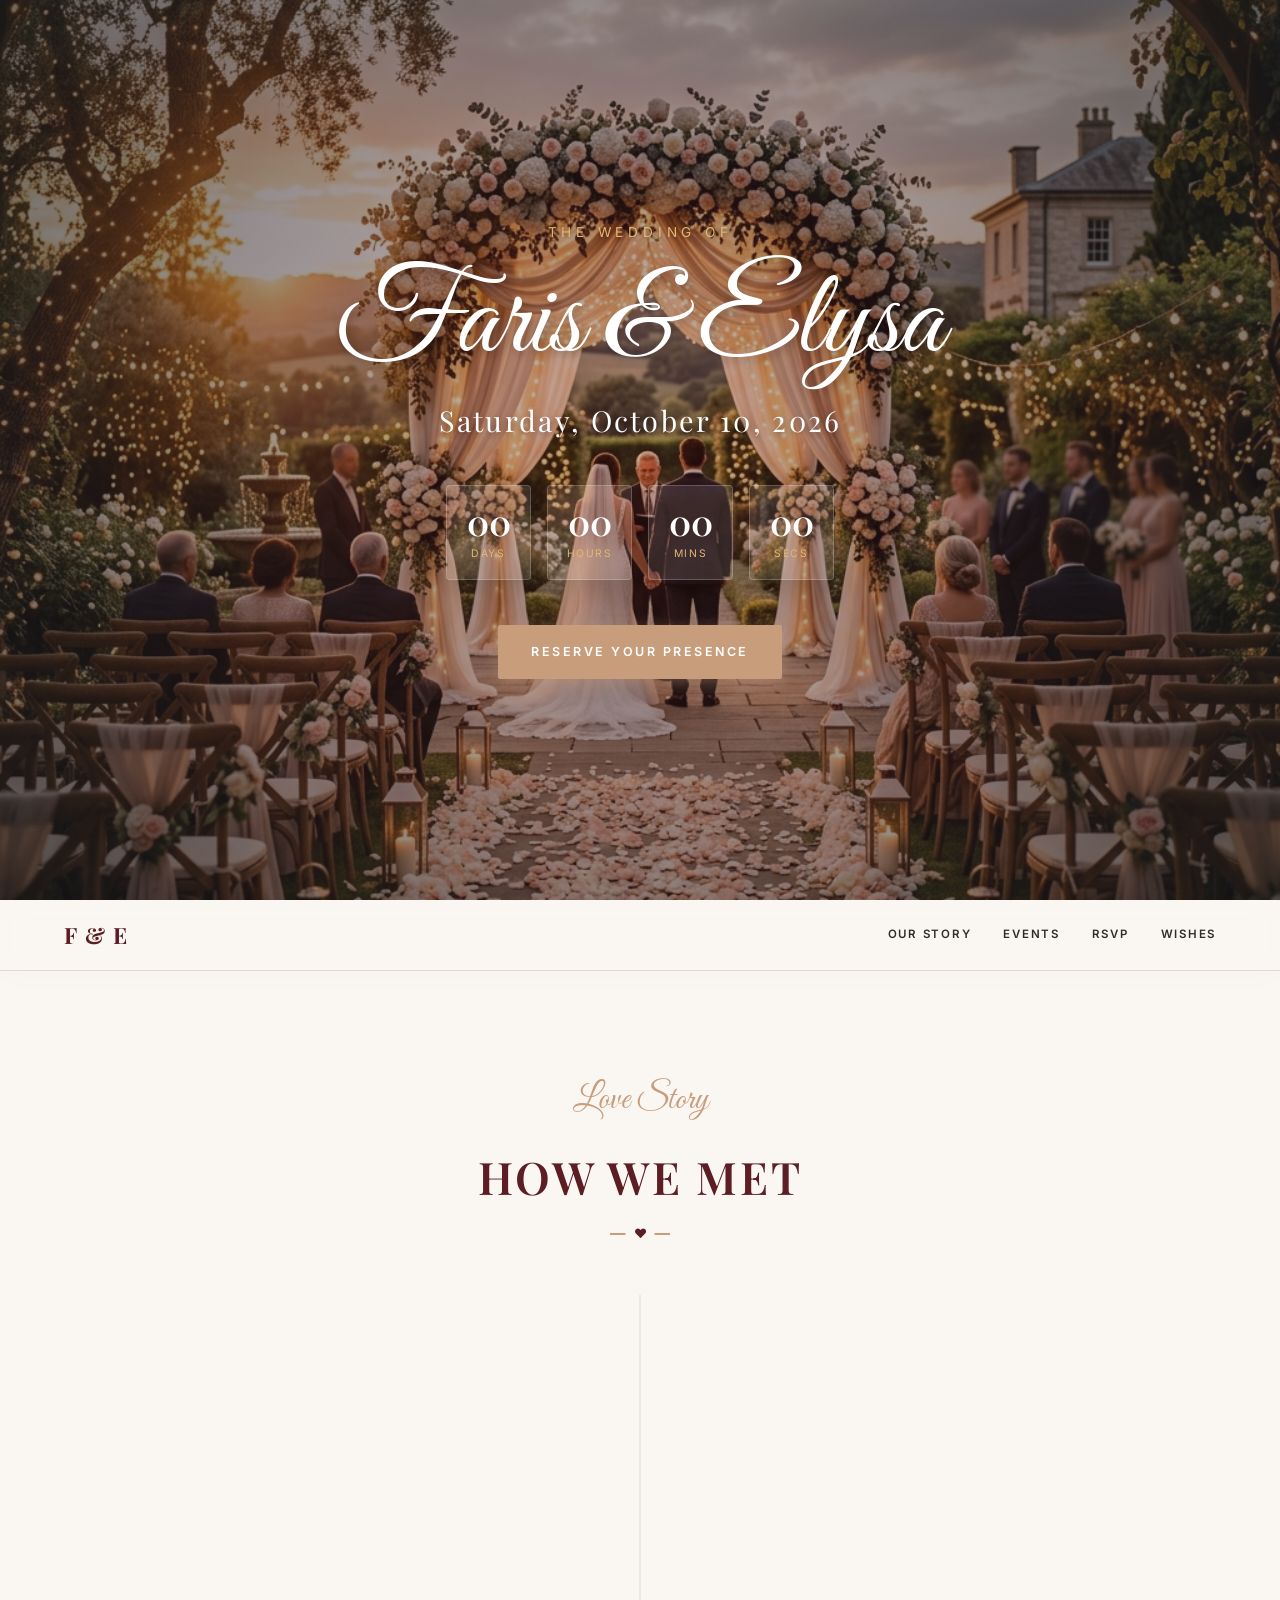
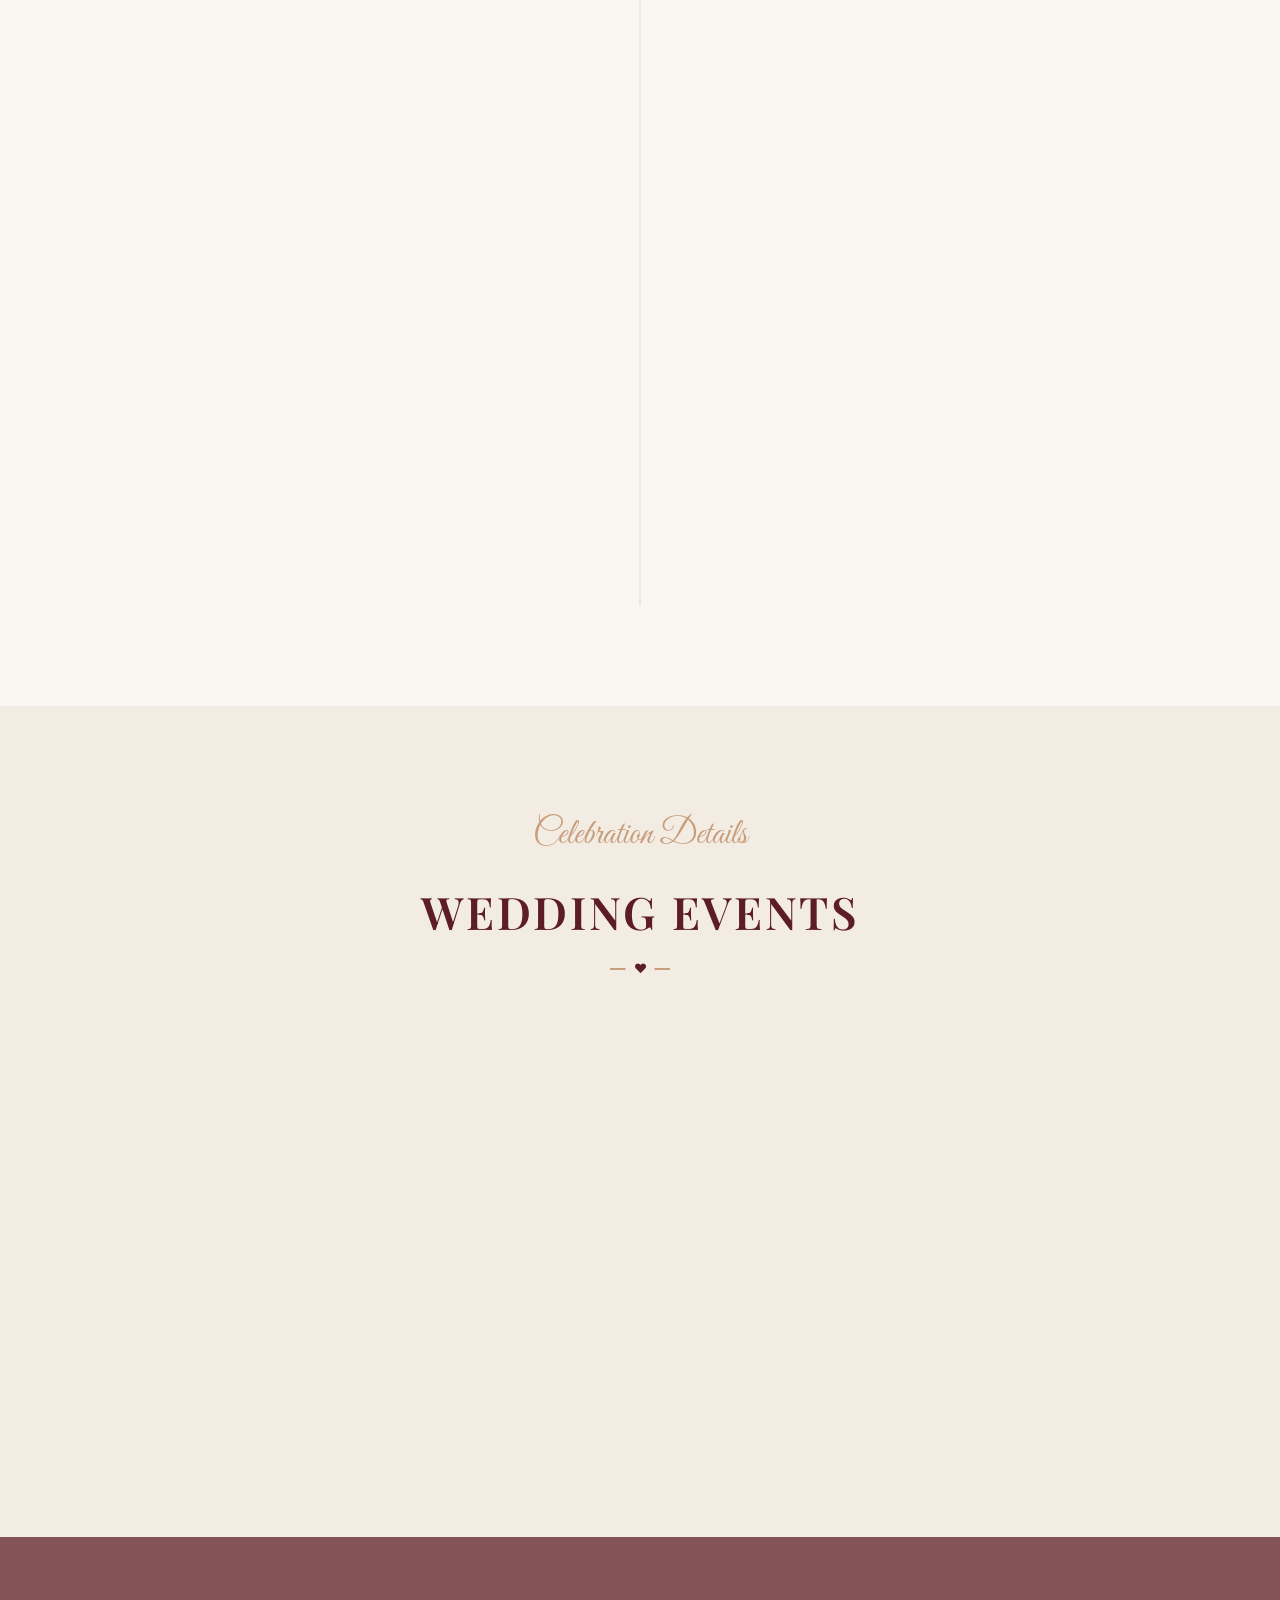
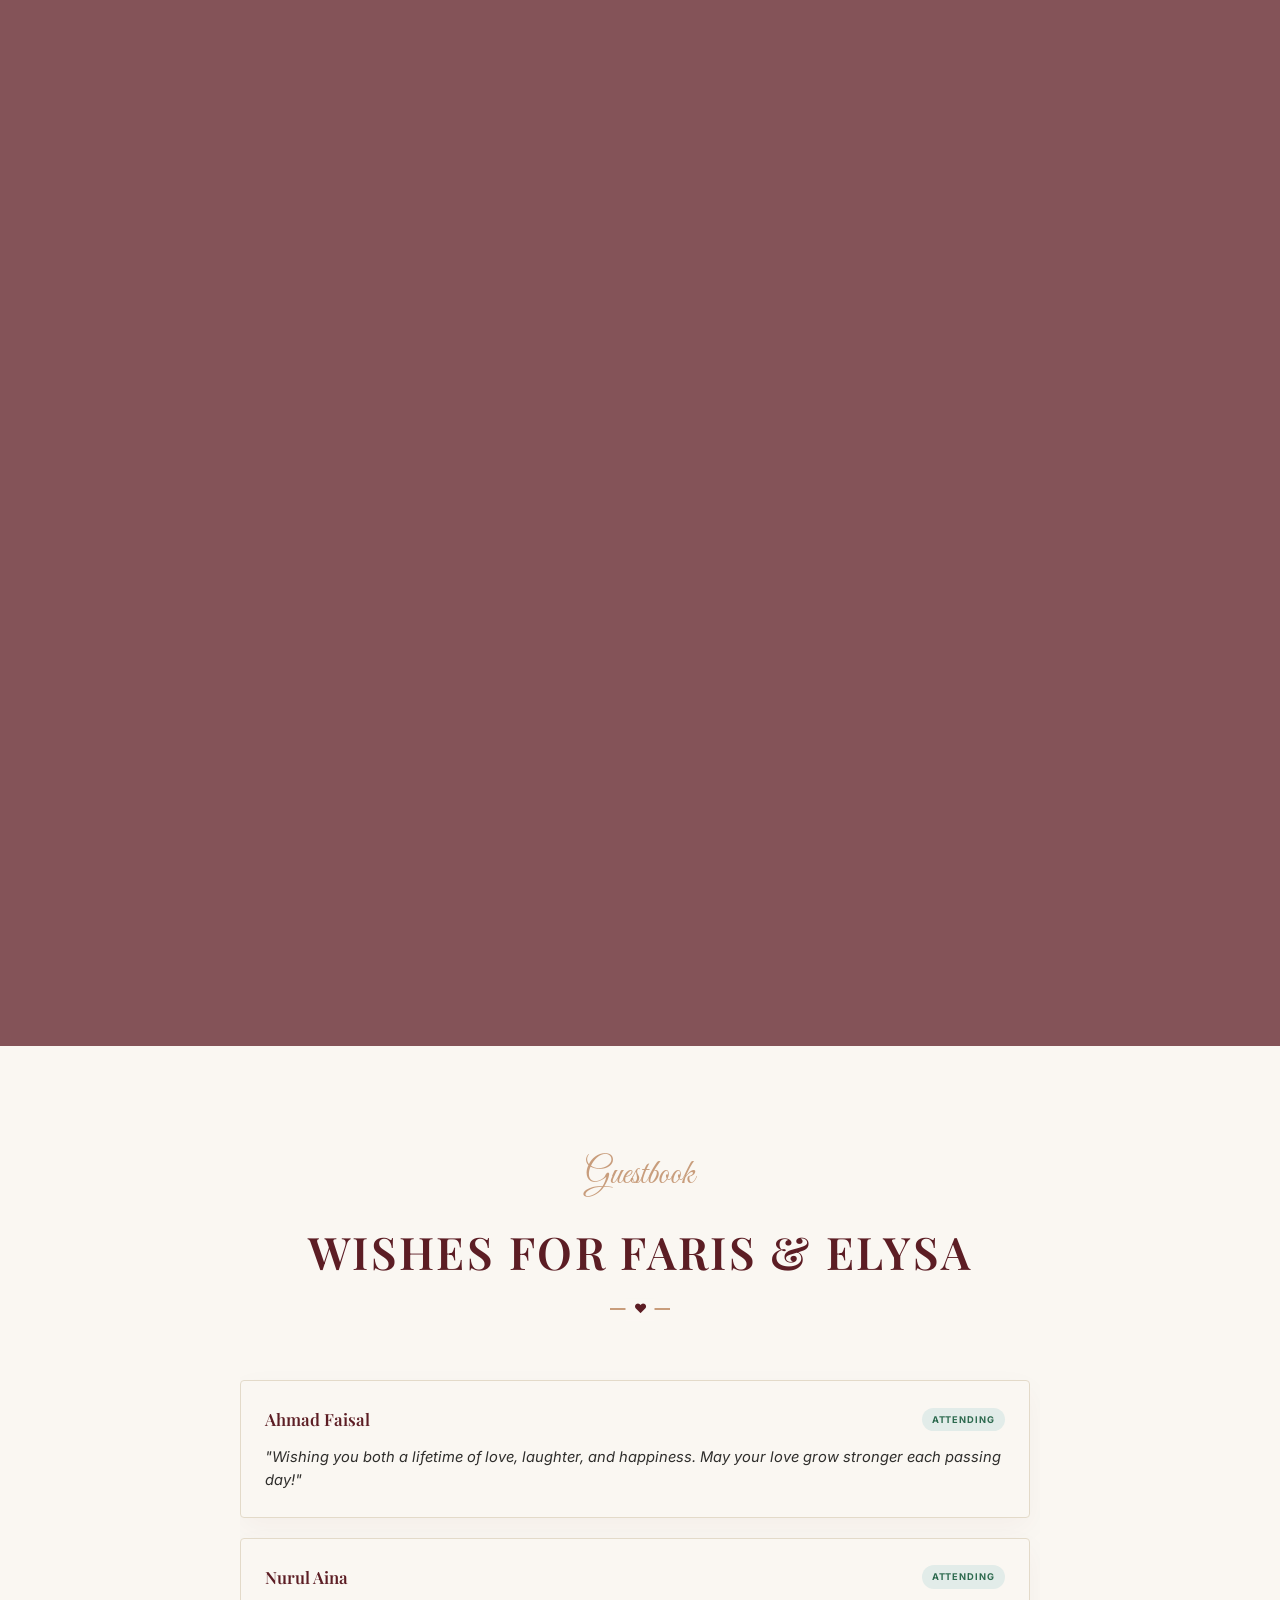
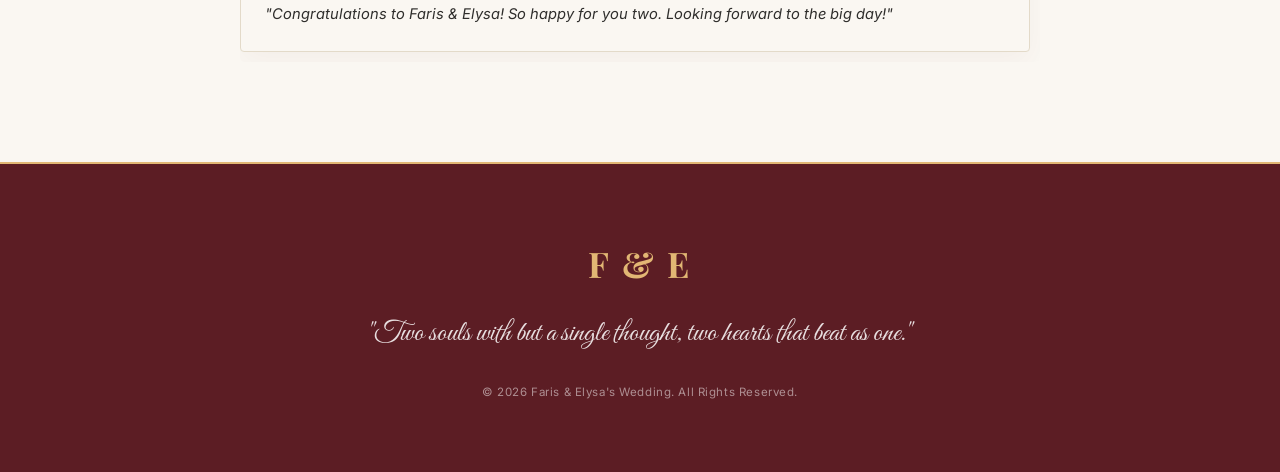
<file: wedding/index.html>
<!DOCTYPE html>
<html lang="en">
<head>
  <meta charset="UTF-8">
  <meta name="viewport" content="width=device-width, initial-scale=1.0">
  <meta name="description" content="You are cordially invited to celebrate the love and union of Faris & Elysa. Find details of the Ceremony, Reception, countdown timer, and RSVP online.">
  <title>The Wedding of Faris &amp; Elysa</title>

  <!-- Google Fonts -->
  <link rel="preconnect" href="https://fonts.googleapis.com">
  <link rel="preconnect" href="https://fonts.gstatic.com" crossorigin>
  <link href="https://fonts.googleapis.com/css2?family=Great+Vibes&family=Inter:wght@300;400;500;600;700&family=Playfair+Display:ital,wght@0,400;0,600;0,700;1,400&display=swap" rel="stylesheet">
  
  <!-- FontAwesome for Icons -->
  <link rel="stylesheet" href="https://cdnjs.cloudflare.com/ajax/libs/font-awesome/6.4.0/css/all.min.css">
  
  <!-- Stylesheet -->
  <link rel="stylesheet" href="css/style.css">
</head>
<body>

  <!-- ================================================================
       1. HERO & COUNTDOWN
       ================================================================ -->
  <header class="hero-section">
    <div class="hero-overlay"></div>
    <div class="hero-content">
      <span class="wedding-subtitle">THE WEDDING OF</span>
      <h1>Faris &amp; Elysa</h1>
      <p class="wedding-date-text">Saturday, October 10, 2026</p>
      
      <!-- Countdown Timer -->
      <div class="countdown-container" id="countdown" data-date="2026-10-10T11:00:00">
        <div class="time-block">
          <span class="number" id="days">00</span>
          <span class="label">Days</span>
        </div>
        <div class="time-block">
          <span class="number" id="hours">00</span>
          <span class="label">Hours</span>
        </div>
        <div class="time-block">
          <span class="number" id="minutes">00</span>
          <span class="label">Mins</span>
        </div>
        <div class="time-block">
          <span class="number" id="seconds">00</span>
          <span class="label">Secs</span>
        </div>
      </div>
      
      <a href="#rsvp" class="rsvp-btn">Reserve Your Presence</a>
    </div>
  </header>

  <!-- Navigation Bar -->
  <nav class="sticky-nav" id="wedding-nav">
    <div class="nav-container">
      <a href="#" class="nav-brand">F &amp; E</a>
      <div class="nav-links" id="nav-links-menu">
        <a href="#story" class="nav-link">Our Story</a>
        <a href="#events" class="nav-link">Events</a>
        <a href="#rsvp" class="nav-link">RSVP</a>
        <a href="#guestbook" class="nav-link">Wishes</a>
      </div>
    </div>
  </nav>

  <!-- ================================================================
       2. OUR STORY (Timeline)
       ================================================================ -->
  <section id="story" class="section-padding">
    <div class="container">
      <div class="section-header">
        <span class="subtitle">Love Story</span>
        <h2>How We Met</h2>
        <div class="accent-line"></div>
      </div>
      
      <div class="timeline">
        <div class="timeline-item left reveal">
          <div class="timeline-badge"><i class="fa-solid fa-heart"></i></div>
          <div class="timeline-panel">
            <span class="date">May 15, 2021</span>
            <h3>First Encounter</h3>
            <p>Our paths crossed at a small bookstore in Kuala Lumpur. Over a shared interest in classical literature, a simple conversation turned into hours of endless chatter.</p>
          </div>
        </div>
        
        <div class="timeline-item right reveal">
          <div class="timeline-badge"><i class="fa-solid fa-mug-hot"></i></div>
          <div class="timeline-panel">
            <span class="date">July 20, 2021</span>
            <h3>The First Date</h3>
            <p>A quiet evening at a small coffee shop. What was supposed to be a short coffee break stretched into a late dinner under the warm city lights. That was the day we knew this was special.</p>
          </div>
        </div>
        
        <div class="timeline-item left reveal">
          <div class="timeline-badge"><i class="fa-solid fa-ring"></i></div>
          <div class="timeline-panel">
            <span class="date">December 24, 2025</span>
            <h3>The Proposal</h3>
            <p>Under the canopy of stars on a chilly evening in Cameron Highlands, Faris popped the question, and Elysa whispered "Yes" with tears of joy. We set off on our path to forever.</p>
          </div>
        </div>
      </div>
    </div>
  </section>

  <!-- ================================================================
       3. EVENTS SECTION
       ================================================================ -->
  <section id="events" class="section-padding alt-bg">
    <div class="container">
      <div class="section-header">
        <span class="subtitle">Celebration Details</span>
        <h2>Wedding Events</h2>
        <div class="accent-line"></div>
      </div>
      
      <div class="events-grid">
        <!-- Event 1: Nikah -->
        <div class="event-card reveal">
          <div class="event-icon"><i class="fa-solid fa-mosque"></i></div>
          <h3>Solemnization (Nikah)</h3>
          <div class="event-details">
            <p class="time"><i class="fa-regular fa-clock"></i> 10:00 AM – 11:30 AM</p>
            <p class="venue"><i class="fa-solid fa-location-dot"></i> Masjid Wilayah Persekutuan, KL</p>
            <p class="dress"><i class="fa-solid fa-shirt"></i> Theme: Pure White / Pastel Cream</p>
          </div>
          <a href="https://maps.google.com" target="_blank" rel="noopener" class="map-link">View Location Map <i class="fa-solid fa-arrow-right"></i></a>
        </div>
        
        <!-- Event 2: Reception -->
        <div class="event-card reveal">
          <div class="event-icon"><i class="fa-solid fa-utensils"></i></div>
          <h3>Wedding Reception</h3>
          <div class="event-details">
            <p class="time"><i class="fa-regular fa-clock"></i> 1:00 PM – 4:00 PM</p>
            <p class="venue"><i class="fa-solid fa-location-dot"></i> Grand Ballroom, Majestic Hotel, KL</p>
            <p class="dress"><i class="fa-solid fa-shirt"></i> Theme: Traditional / Elegant Songket</p>
          </div>
          <a href="https://maps.google.com" target="_blank" rel="noopener" class="map-link">View Location Map <i class="fa-solid fa-arrow-right"></i></a>
        </div>
      </div>
    </div>
  </section>

  <!-- ================================================================
       4. RSVP FORM
       ================================================================ -->
  <section id="rsvp" class="section-padding rsvp-section">
    <div class="rsvp-overlay"></div>
    <div class="container rsvp-container">
      <div class="rsvp-card-wrapper reveal">
        <div class="section-header">
          <span class="subtitle" style="color: var(--amber)">RSVP</span>
          <h2 style="color: var(--text-light)">Are You Attending?</h2>
          <p class="rsvp-desc">Kindly reply by September 15, 2026. We look forward to celebrating with you!</p>
          <div class="accent-line" style="background: var(--amber)"></div>
        </div>
        
        <form id="rsvpForm" class="rsvp-form" novalidate>
          <div class="form-row">
            <div class="form-group">
              <label for="rsvp-name">Full Name</label>
              <input type="text" id="rsvp-name" name="name" placeholder="e.g. Sarah Ahmad" required>
            </div>
            <div class="form-group">
              <label for="rsvp-email">Email Address</label>
              <input type="email" id="rsvp-email" name="email" placeholder="e.g. sarah@example.com" required>
            </div>
          </div>
          
          <div class="form-row">
            <div class="form-group">
              <label for="rsvp-status">Will you attend?</label>
              <select id="rsvp-status" name="status" required>
                <option value="" disabled selected>Select Attendance</option>
                <option value="attending">Yes, I'll be there!</option>
                <option value="declining">No, regretfully I cannot make it.</option>
              </select>
            </div>
            <div class="form-group">
              <label for="rsvp-guests">Number of Guests</label>
              <select id="rsvp-guests" name="guests">
                <option value="1">1 Person</option>
                <option value="2">2 People (Max)</option>
              </select>
            </div>
          </div>
          
          <div class="form-group">
            <label for="rsvp-diet">Dietary Restrictions (If any)</label>
            <input type="text" id="rsvp-diet" name="diet" placeholder="e.g. Vegetarian, Nut Allergy, None">
          </div>
          
          <div class="form-group">
            <label for="rsvp-message">Send a Wish to the Couple</label>
            <textarea id="rsvp-message" name="message" placeholder="Write your heartfelt blessings here..." required></textarea>
          </div>
          
          <button type="submit" id="submitRSVP" class="submit-btn-wedding">Send RSVP &amp; Wishes</button>
        </form>
      </div>
    </div>
  </section>

  <!-- ================================================================
       5. GUESTBOOK / WISHES
       ================================================================ -->
  <section id="guestbook" class="section-padding">
    <div class="container">
      <div class="section-header">
        <span class="subtitle">Guestbook</span>
        <h2>Wishes for Faris &amp; Elysa</h2>
        <div class="accent-line"></div>
      </div>
      
      <!-- Wishes Scroll Container -->
      <div class="wishes-wrapper">
        <div class="wishes-list" id="wishesList">
          <!-- Dynamically populated via JS -->
          <div class="wish-card wish-placeholder">
            <div class="wish-header">
              <span class="wish-author">Ahmad Faisal</span>
              <span class="wish-status attending">Attending</span>
            </div>
            <p class="wish-text">"Wishing you both a lifetime of love, laughter, and happiness. May your love grow stronger each passing day!"</p>
          </div>
          
          <div class="wish-card wish-placeholder">
            <div class="wish-header">
              <span class="wish-author">Nurul Aina</span>
              <span class="wish-status attending">Attending</span>
            </div>
            <p class="wish-text">"Congratulations to Faris & Elysa! So happy for you two. Looking forward to the big day!"</p>
          </div>
        </div>
      </div>
    </div>
  </section>

  <!-- ================================================================
       FOOTER
       ================================================================ -->
  <footer class="wedding-footer">
    <div class="container">
      <div class="footer-logo">F &amp; E</div>
      <p class="footer-quote">"Two souls with but a single thought, two hearts that beat as one."</p>
      <p class="footer-copyright">&copy; 2026 Faris &amp; Elysa's Wedding. All Rights Reserved.</p>
    </div>
  </footer>

  <!-- Success Notification Modal -->
  <div class="success-modal" id="rsvpSuccessModal" role="dialog" aria-modal="true" aria-label="RSVP Submitted Successfully">
    <div class="modal-overlay-wedding"></div>
    <div class="modal-content-wedding">
      <button class="modal-close-wedding" id="closeRsvpModal">&times;</button>
      <div class="modal-body-wedding">
        <div class="success-icon"><i class="fa-solid fa-circle-check"></i></div>
        <h2>RSVP Submitted!</h2>
        <p>Thank you for letting us know. Your wishes have been successfully added to our Guestbook below!</p>
        <button class="done-btn" id="dismissRsvpModal">Close</button>
      </div>
    </div>
  </div>

  <!-- JavaScript -->
  <script src="js/main.js"></script>
</body>
</html>
</file>
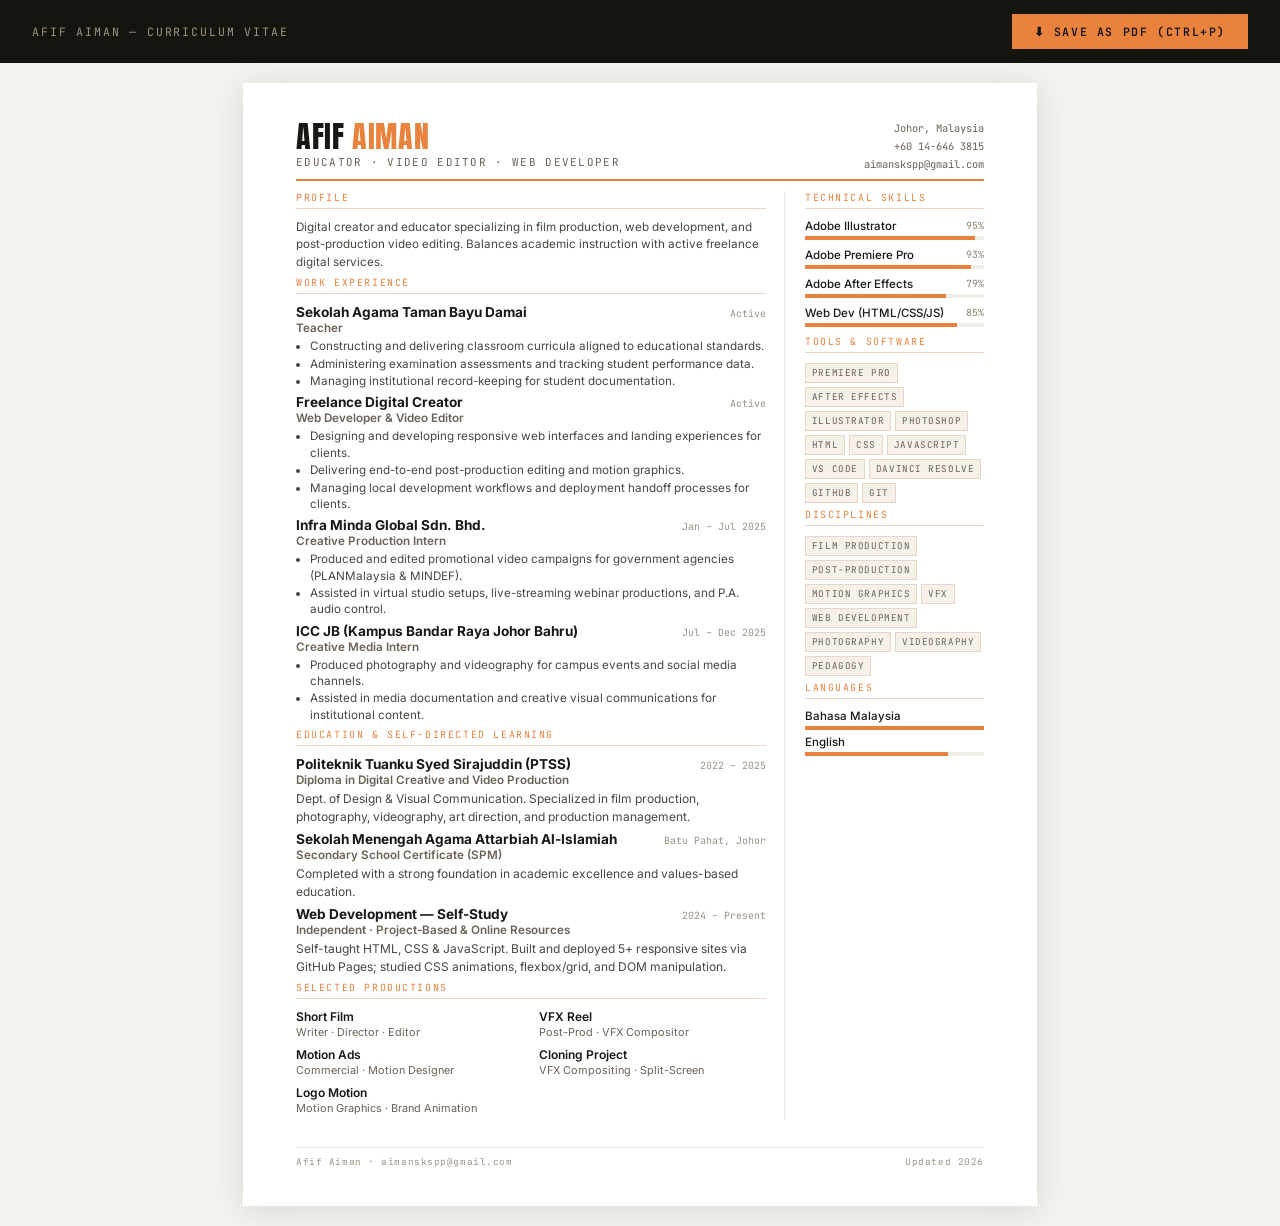
<file: assets/cv/afif_cv.html>
<!DOCTYPE html>
<html lang="en">
<head>
  <meta charset="UTF-8">
  <meta name="viewport" content="width=device-width, initial-scale=1.0">
  <title>Afif Aiman — Curriculum Vitae</title>
  <link rel="preconnect" href="https://fonts.googleapis.com">
  <link href="https://fonts.googleapis.com/css2?family=Anton&family=Inter:wght@400;500;600;700&family=JetBrains+Mono:wght@400;500&display=swap" rel="stylesheet">
  <style>
    /* ---- SCREEN WRAPPER ---- */
    * { margin:0; padding:0; box-sizing:border-box; }
    html { font-size: 16px; }
    body {
      background: #F5F3EE;
      font-family: 'Inter', sans-serif;
      color: #1A1815;
      -webkit-font-smoothing: antialiased;
    }

    /* ---- PRINT BUTTON (screen only) ---- */
    .print-bar {
      background: #16140F;
      color: #F2EFE6;
      display: flex;
      align-items: center;
      justify-content: space-between;
      padding: 14px 32px;
      gap: 16px;
    }
    .print-bar span {
      font-family: 'JetBrains Mono', monospace;
      font-size: .72rem;
      letter-spacing: .16em;
      text-transform: uppercase;
      color: #9A9284;
    }
    .print-bar button {
      background: #E8823D;
      color: #16140F;
      border: none;
      padding: 10px 22px;
      font-family: 'JetBrains Mono', monospace;
      font-size: .72rem;
      letter-spacing: .14em;
      text-transform: uppercase;
      font-weight: 600;
      cursor: pointer;
      transition: opacity .2s;
    }
    .print-bar button:hover { opacity: .85; }
    @media print { .print-bar { display: none; } }

    /* ---- PAGE ---- */
    .page {
      width: 210mm;
      height: 297mm;
      margin: 20px auto;
      background: #fff;
      padding: 10mm 14mm;
      box-shadow: 0 4px 32px rgba(0,0,0,.12);
      position: relative;
      overflow: hidden;
    }
    @media print {
      @page { size: A4; margin: 0; }
      body { background: #fff; }
      .page {
        margin: 0;
        box-shadow: none;
        padding: 10mm 14mm;
        width: 210mm;
        height: 297mm;
        overflow: hidden;
      }
    }

    /* ---- HEADER ---- */
    .cv-header {
      display: grid;
      grid-template-columns: 1fr auto;
      gap: 16px;
      align-items: start;
      border-bottom: 2px solid #E8823D;
      padding-bottom: 8px;
      margin-bottom: 10px;
    }
    .cv-name {
      font-family: 'Anton', sans-serif;
      font-size: 1.9rem;
      line-height: 1;
      letter-spacing: .02em;
      text-transform: uppercase;
    }
    .cv-name span { color: #E8823D; }
    .cv-title {
      font-family: 'JetBrains Mono', monospace;
      font-size: .68rem;
      letter-spacing: .12em;
      text-transform: uppercase;
      color: #6B6155;
      margin-top: 4px;
    }
    .cv-contacts {
      display: flex;
      flex-direction: column;
      gap: 4px;
      align-items: flex-end;
    }
    .cv-contacts a, .cv-contacts span {
      font-family: 'JetBrains Mono', monospace;
      font-size: .65rem;
      color: #6B6155;
      text-decoration: none;
    }
    .cv-contacts a:hover { color: #E8823D; }

    /* ---- BODY LAYOUT ---- */
    .cv-body {
      display: grid;
      grid-template-columns: 1fr 200px;
      gap: 18px;
    }

    /* ---- SECTIONS ---- */
    .cv-section { margin-bottom: 5px; }
    .cv-section-title {
      font-family: 'JetBrains Mono', monospace;
      font-size: .62rem;
      letter-spacing: .16em;
      text-transform: uppercase;
      color: #E8823D;
      border-bottom: 1px solid #E8D5C5;
      padding-bottom: 4px;
      margin-bottom: 10px;
    }

    /* ---- EXPERIENCE / EDU ITEMS ---- */
    .cv-item { margin-bottom: 5px; }
    .cv-item-head {
      display: flex;
      justify-content: space-between;
      align-items: baseline;
      gap: 8px;
      flex-wrap: wrap;
    }
    .cv-item h4 {
      font-size: .85rem;
      font-weight: 700;
      color: #1A1815;
    }
    .cv-item .date {
      font-family: 'JetBrains Mono', monospace;
      font-size: .62rem;
      color: #9A9284;
      white-space: nowrap;
    }
    .cv-item .subtitle {
      font-size: .73rem;
      color: #6B6155;
      font-weight: 600;
      margin: 1px 0 3px;
    }
    .cv-item p {
      font-size: .75rem;
      color: #4A4540;
      line-height: 1.5;
    }
    .cv-item ul {
      padding-left: 14px;
      font-size: .73rem;
      color: #4A4540;
      line-height: 1.4;
      margin-top: 3px;
    }
    .cv-item li {
      margin-bottom: 1px;
    }

    /* ---- SIDEBAR ---- */
    .cv-sidebar { border-left: 1px solid #EDE8E0; padding-left: 20px; }

    /* ---- SKILL BARS ---- */
    .skill-item { margin-bottom: 8px; }
    .skill-label {
      display: flex;
      justify-content: space-between;
      font-size: .72rem;
      margin-bottom: 3px;
      font-weight: 500;
    }
    .skill-pct {
      font-family: 'JetBrains Mono', monospace;
      font-size: .62rem;
      color: #9A9284;
    }
    .skill-bar { height: 4px; background: #F0ECE6; }
    .skill-fill { height: 100%; background: #E8823D; }

    /* ---- TAGS ---- */
    .tag-list { display: flex; flex-wrap: wrap; gap: 4px; margin-top: 2px; }
    .tag {
      font-family: 'JetBrains Mono', monospace;
      font-size: .58rem;
      letter-spacing: .06em;
      text-transform: uppercase;
      background: #F5F0E8;
      color: #6B6155;
      padding: 3px 6px;
      border: 1px solid #E8D5C5;
    }

    /* ---- PRODUCTIONS ---- */
    .productions-grid {
      display: grid;
      grid-template-columns: 1fr 1fr;
      gap: 8px 16px;
    }
    .prod-item {
      font-size: .75rem;
    }
    .prod-item strong {
      font-weight: 600;
      color: #1A1815;
      display: block;
    }
    .prod-sub {
      font-size: .68rem;
      color: #6B6155;
      display: block;
      margin-top: 1px;
    }

    /* ---- FOOTER ---- */
    .cv-footer {
      position: absolute;
      bottom: 10mm;
      left: 14mm;
      right: 14mm;
      padding-top: 8px;
      border-top: 1px solid #EDE8E0;
      display: flex;
      justify-content: space-between;
      align-items: center;
    }
    .cv-footer span {
      font-family: 'JetBrains Mono', monospace;
      font-size: .58rem;
      color: #9A9284;
      letter-spacing: .06em;
    }
  </style>
</head>
<body>

<!-- Screen print bar -->
<div class="print-bar">
  <span>Afif Aiman — Curriculum Vitae</span>
  <button onclick="window.print()">⬇ Save as PDF (Ctrl+P)</button>
</div>

<div class="page">

  <!-- HEADER -->
  <header class="cv-header">
    <div>
      <div class="cv-name">Afif <span>Aiman</span></div>
      <div class="cv-title">Educator · Video Editor · Web Developer</div>
    </div>
    <div class="cv-contacts">
      <span>Johor, Malaysia</span>
      <a href="tel:+60146463815">+60 14-646 3815</a>
      <a href="mailto:aimanskspp@gmail.com">aimanskspp@gmail.com</a>
    </div>
  </header>

  <!-- BODY -->
  <div class="cv-body">

    <!-- MAIN COLUMN -->
    <main>

      <!-- Profile -->
      <div class="cv-section">
        <div class="cv-section-title">Profile</div>
        <p style="font-size:.73rem;color:#4A4540;line-height:1.5;">
Digital creator and educator specializing in film production, web development, and post-production video editing. Balances academic instruction with active freelance digital services.
        </p>
      </div>

      <!-- Experience -->
      <div class="cv-section">
        <div class="cv-section-title">Work Experience</div>

        <div class="cv-item">
          <div class="cv-item-head">
            <h4>Sekolah Agama Taman Bayu Damai</h4>
            <span class="date">Active</span>
          </div>
          <div class="subtitle">Teacher</div>
          <ul>
            <li>Constructing and delivering classroom curricula aligned to educational standards.</li>
            <li>Administering examination assessments and tracking student performance data.</li>
            <li>Managing institutional record-keeping for student documentation.</li>
          </ul>
        </div>

        <div class="cv-item">
          <div class="cv-item-head">
            <h4>Freelance Digital Creator</h4>
            <span class="date">Active</span>
          </div>
          <div class="subtitle">Web Developer &amp; Video Editor</div>
          <ul>
            <li>Designing and developing responsive web interfaces and landing experiences for clients.</li>
            <li>Delivering end-to-end post-production editing and motion graphics.</li>
            <li>Managing local development workflows and deployment handoff processes for clients.</li>
          </ul>
        </div>

        <div class="cv-item">
          <div class="cv-item-head">
            <h4>Infra Minda Global Sdn. Bhd.</h4>
            <span class="date">Jan – Jul 2025</span>
          </div>
          <div class="subtitle">Creative Production Intern</div>
          <ul>
            <li>Produced and edited promotional video campaigns for government agencies (PLANMalaysia &amp; MINDEF).</li>
            <li>Assisted in virtual studio setups, live-streaming webinar productions, and P.A. audio control.</li>
          </ul>
        </div>

        <div class="cv-item">
          <div class="cv-item-head">
            <h4>ICC JB (Kampus Bandar Raya Johor Bahru)</h4>
            <span class="date">Jul – Dec 2025</span>
          </div>
          <div class="subtitle">Creative Media Intern</div>
          <ul>
            <li>Produced photography and videography for campus events and social media channels.</li>
            <li>Assisted in media documentation and creative visual communications for institutional content.</li>
          </ul>
        </div>
      </div>

      <!-- Education & Self-Directed Learning -->
      <div class="cv-section">
        <div class="cv-section-title">Education &amp; Self-Directed Learning</div>

        <div class="cv-item">
          <div class="cv-item-head">
            <h4>Politeknik Tuanku Syed Sirajuddin (PTSS)</h4>
            <span class="date">2022 – 2025</span>
          </div>
          <div class="subtitle">Diploma in Digital Creative and Video Production</div>
          <p>Dept. of Design &amp; Visual Communication. Specialized in film production, photography, videography, art direction, and production management.</p>
        </div>

        <div class="cv-item">
          <div class="cv-item-head">
            <h4>Sekolah Menengah Agama Attarbiah Al-Islamiah</h4>
            <span class="date">Batu Pahat, Johor</span>
          </div>
          <div class="subtitle">Secondary School Certificate (SPM)</div>
          <p>Completed with a strong foundation in academic excellence and values-based education.</p>
        </div>

        <div class="cv-item">
          <div class="cv-item-head">
            <h4>Web Development — Self-Study</h4>
            <span class="date">2024 – Present</span>
          </div>
          <div class="subtitle">Independent · Project-Based &amp; Online Resources</div>
          <p>Self-taught HTML, CSS &amp; JavaScript. Built and deployed 5+ responsive sites via GitHub Pages; studied CSS animations, flexbox/grid, and DOM manipulation.</p>
        </div>
      </div>

      <!-- Productions -->
      <div class="cv-section">
        <div class="cv-section-title">Selected Productions</div>
        <div class="productions-grid">
          <div class="prod-item">
            <strong>Short Film</strong>
            <span class="prod-sub">Writer · Director · Editor</span>
          </div>
          <div class="prod-item">
            <strong>VFX Reel</strong>
            <span class="prod-sub">Post-Prod · VFX Compositor</span>
          </div>
          <div class="prod-item">
            <strong>Motion Ads</strong>
            <span class="prod-sub">Commercial · Motion Designer</span>
          </div>
          <div class="prod-item">
            <strong>Cloning Project</strong>
            <span class="prod-sub">VFX Compositing · Split-Screen</span>
          </div>
          <div class="prod-item">
            <strong>Logo Motion</strong>
            <span class="prod-sub">Motion Graphics · Brand Animation</span>
          </div>
        </div>
      </div>

    </main>

    <!-- SIDEBAR -->
    <aside class="cv-sidebar">

      <!-- Skills -->
      <div class="cv-section">
        <div class="cv-section-title">Technical Skills</div>
        <div class="skill-item">
          <div class="skill-label"><span>Adobe Illustrator</span><span class="skill-pct">95%</span></div>
          <div class="skill-bar"><div class="skill-fill" style="width:95%"></div></div>
        </div>
        <div class="skill-item">
          <div class="skill-label"><span>Adobe Premiere Pro</span><span class="skill-pct">93%</span></div>
          <div class="skill-bar"><div class="skill-fill" style="width:93%"></div></div>
        </div>
        <div class="skill-item">
          <div class="skill-label"><span>Adobe After Effects</span><span class="skill-pct">79%</span></div>
          <div class="skill-bar"><div class="skill-fill" style="width:79%"></div></div>
        </div>
        <div class="skill-item">
          <div class="skill-label"><span>Web Dev (HTML/CSS/JS)</span><span class="skill-pct">85%</span></div>
          <div class="skill-bar"><div class="skill-fill" style="width:85%"></div></div>
        </div>
      </div>

      <!-- Tools -->
      <div class="cv-section">
        <div class="cv-section-title">Tools &amp; Software</div>
        <div class="tag-list">
          <span class="tag">Premiere Pro</span>
          <span class="tag">After Effects</span>
          <span class="tag">Illustrator</span>
          <span class="tag">Photoshop</span>
          <span class="tag">HTML</span>
          <span class="tag">CSS</span>
          <span class="tag">JavaScript</span>
          <span class="tag">VS Code</span>
          <span class="tag">DaVinci Resolve</span>
          <span class="tag">GitHub</span>
          <span class="tag">Git</span>
        </div>
      </div>

      <!-- Disciplines -->
      <div class="cv-section">
        <div class="cv-section-title">Disciplines</div>
        <div class="tag-list">
          <span class="tag">Film Production</span>
          <span class="tag">Post-Production</span>
          <span class="tag">Motion Graphics</span>
          <span class="tag">VFX</span>
          <span class="tag">Web Development</span>
          <span class="tag">Photography</span>
          <span class="tag">Videography</span>
          <span class="tag">Pedagogy</span>
        </div>
      </div>

      <!-- Languages -->
      <div class="cv-section">
        <div class="cv-section-title">Languages</div>
        <div class="cv-item">
          <div class="skill-label"><span>Bahasa Malaysia</span></div>
          <div class="skill-bar"><div class="skill-fill" style="width:100%"></div></div>
        </div>
        <div class="cv-item">
          <div class="skill-label"><span>English</span></div>
          <div class="skill-bar"><div class="skill-fill" style="width:80%"></div></div>
        </div>
      </div>

    </aside>
  </div>

  <!-- FOOTER -->
  <div class="cv-footer">
    <span>Afif Aiman · aimanskspp@gmail.com</span>
    <span>Updated 2026</span>
  </div>

</div>

</body>
</html>
</file>
<file: css/style.css>
/* ============================================================
   STYLE.CSS — Design Tokens, Reset, Typography, Layout
   ============================================================ */

@import url('https://fonts.googleapis.com/css2?family=Anton&family=Inter:wght@400;500;600;700;800&family=JetBrains+Mono:wght@400;500;600&display=swap');

/* ---------- TOKENS ---------- */
:root {
  --bg:      #16140F;
  --panel:   #1F1C16;
  --panel-2: #262219;
  --text:    #F2EFE6;
  --muted:   #9A9284;
  --amber:   #E8823D;
  --teal:    #3D6E77;
  --line:    #3A362C;
  --shadow:  0 8px 32px rgba(0,0,0,0.55);
}

/* ---------- RESET ---------- */
*, *::before, *::after { margin: 0; padding: 0; box-sizing: border-box; }
html { scroll-behavior: smooth; font-size: 16px; }
body {
  background: var(--bg);
  color: var(--text);
  font-family: 'Inter', sans-serif;
  overflow-x: hidden;
  -webkit-font-smoothing: antialiased;
}
::selection { background: var(--amber); color: #16140F; }
a { color: inherit; text-decoration: none; }
button { font-family: inherit; cursor: pointer; }
img { display: block; max-width: 100%; }

/* ---------- TYPOGRAPHY HELPERS ---------- */
.mono  { font-family: 'JetBrains Mono', monospace; }
.eyebrow {
  font-family: 'JetBrains Mono', monospace;
  font-size: .72rem;
  letter-spacing: .22em;
  text-transform: uppercase;
  color: var(--amber);
}

/* ---------- LAYOUT HELPERS ---------- */
.container { max-width: 1200px; margin: 0 auto; padding: 0 28px; }
section { max-width: 1200px; margin: 0 auto; padding: 60px 20px; scroll-margin-top: 80px; }
.divider { height: 1px; background: var(--line); max-width: 1200px; margin: 0 auto; }
.sec-head {
  display: flex; align-items: baseline; justify-content: space-between;
  gap: 24px; margin-bottom: 32px; flex-wrap: wrap;
}
.sec-head h2 {
  font-family: 'Anton', sans-serif;
  font-size: clamp(1.9rem, 3.6vw, 2.7rem);
  text-transform: uppercase; letter-spacing: .01em;
}
.sec-head .slate {
  font-family: 'JetBrains Mono', monospace;
  font-size: .7rem; color: var(--muted);
  letter-spacing: .1em; border: 1px solid var(--line); padding: 6px 12px;
}

/* ---------- FILM GRAIN OVERLAY ---------- */
body::before {
  content: "";
  position: fixed; inset: 0;
  pointer-events: none; z-index: 9999; opacity: .035;
  background-image: url("data:image/svg+xml,%3Csvg xmlns='http://www.w3.org/2000/svg' width='120' height='120'%3E%3Cfilter id='n'%3E%3CfeTurbulence type='fractalNoise' baseFrequency='0.9' numOctaves='2' stitchTiles='stitch'/%3E%3C/filter%3E%3Crect width='100%25' height='100%25' filter='url(%23n)'/%3E%3C/svg%3E");
  mix-blend-mode: overlay;
}

/* ---------- CURSOR SPOTLIGHT ---------- */
@media (hover: hover) {
  .cursor-spotlight {
    position: fixed;
    width: 420px; height: 420px;
    border-radius: 50%;
    background: radial-gradient(circle, rgba(232,130,61,.07) 0%, transparent 70%);
    pointer-events: none;
    transform: translate(-50%, -50%);
    z-index: 1;
    transition: opacity .4s;
    opacity: 0;
  }
  body:hover .cursor-spotlight { opacity: 1; }
}

/* ---------- RESPONSIVE ---------- */
@media (min-width: 860px) {
  section { padding: 90px 28px; }
  .sec-head { margin-bottom: 44px; }
}

/* Custom Styles from Inline */
nav .navlinks a.hire-me {
  color: var(--amber);
  font-weight: 600;
}
.project-card .card-meta .mono {
  font-size: .65rem;
  color: var(--muted);
}
.project-card p {
  color: var(--muted);
  font-size: 0.85rem;
  margin: 8px 0;
  line-height: 1.5;
}
.gallery-card.drawing-card .gc-bg {
  background-image: url('../gallery/images/drawing_hero.png');
}
.gallery-card.photo-card .gc-bg {
  background-image: url('../gallery/images/photo_hero.png');
}
.contact-info-block p {
  color: var(--muted);
  line-height: 1.75;
  margin-bottom: 28px;
}
.contact-form input[name="_honey"] {
  display: none;
}
</file>
<file: css/animations.css>
/* ============================================================
   ANIMATIONS.CSS — Keyframes, Scroll Reveal, Transitions
   ============================================================ */

/* ---------- KEYFRAMES ---------- */
@keyframes blink        { 0%,100%{opacity:1;} 50%{opacity:.12;} }
@keyframes modalSlideUp { from{opacity:0;transform:translateY(20px) scale(.98);} to{opacity:1;transform:translateY(0) scale(1);} }
@keyframes fadeUp       { from{opacity:0;transform:translateY(28px);} to{opacity:1;transform:translateY(0);} }
@keyframes fadeIn       { from{opacity:0;} to{opacity:1;} }
@keyframes loaderSweep  { from{transform:translateY(0);} to{transform:translateY(-100%);} }
@keyframes skillFill    { from{width:0 !important;} to{width:var(--target-w);} }
@keyframes cursorBlink  { 0%,100%{opacity:1;} 50%{opacity:0;} }
@keyframes pulseAmber   { 0%,100%{box-shadow:0 0 0 0 rgba(232,130,61,.4);} 70%{box-shadow:0 0 0 8px rgba(232,130,61,0);} }

/* ---------- SCROLL REVEAL ---------- */
/* Elements start hidden and reveal on .is-visible (added by IntersectionObserver) */
.reveal {
  opacity: 0;
  transform: translateY(32px);
  transition: opacity .6s cubic-bezier(.16,1,.3,1), transform .6s cubic-bezier(.16,1,.3,1);
}
.reveal.is-visible {
  opacity: 1;
  transform: translateY(0);
}
/* Stagger delays for grid children */
.reveal-stagger > * {
  opacity: 0;
  transform: translateY(32px);
  transition: opacity .55s cubic-bezier(.16,1,.3,1), transform .55s cubic-bezier(.16,1,.3,1);
}
.reveal-stagger.is-visible > *:nth-child(1) { opacity:1; transform:translateY(0); transition-delay:.05s; }
.reveal-stagger.is-visible > *:nth-child(2) { opacity:1; transform:translateY(0); transition-delay:.15s; }
.reveal-stagger.is-visible > *:nth-child(3) { opacity:1; transform:translateY(0); transition-delay:.25s; }
.reveal-stagger.is-visible > *:nth-child(4) { opacity:1; transform:translateY(0); transition-delay:.35s; }
.reveal-stagger.is-visible > *:nth-child(5) { opacity:1; transform:translateY(0); transition-delay:.45s; }
.reveal-stagger.is-visible > *:nth-child(6) { opacity:1; transform:translateY(0); transition-delay:.55s; }
.reveal-stagger.is-visible > *:nth-child(7) { opacity:1; transform:translateY(0); transition-delay:.65s; }
.reveal-stagger.is-visible > *:nth-child(8) { opacity:1; transform:translateY(0); transition-delay:.75s; }
.reveal-stagger.is-visible > *:nth-child(9) { opacity:1; transform:translateY(0); transition-delay:.85s; }
.reveal-stagger.is-visible > *:nth-child(10) { opacity:1; transform:translateY(0); transition-delay:.95s; }

/* ---------- SKILL BAR ANIMATION ---------- */
.bar-fill {
  height: 100%;
  background: var(--amber);
  width: 0;
  transition: width 1.1s cubic-bezier(.16,1,.3,1);
}
.skills-animated .bar-fill { width: var(--target-w) !important; }

/* ---------- PAGE LOADER ---------- */
#page-loader {
  position: fixed; inset: 0; z-index: 10000;
  background: var(--bg);
  display: flex; flex-direction: column;
  align-items: center; justify-content: center; gap: 18px;
  transition: opacity .5s ease, transform .5s cubic-bezier(.7,0,.3,1);
}
#page-loader.hidden {
  opacity: 0;
  transform: translateY(-100%);
  pointer-events: none;
}
.loader-name {
  font-family: 'Anton', sans-serif;
  font-size: clamp(2.2rem,6vw,4rem);
  letter-spacing: .06em;
  text-transform: uppercase;
  animation: fadeIn .6s ease forwards;
}
.loader-name span { color: var(--amber); }
.loader-tc {
  font-family: 'JetBrains Mono', monospace;
  font-size: .8rem;
  color: var(--muted);
  letter-spacing: .14em;
}
.loader-bar-wrap {
  width: 180px; height: 2px; background: var(--line); overflow: hidden;
}
.loader-bar {
  height: 100%; background: var(--amber); width: 0%;
  transition: width 1.4s cubic-bezier(.16,1,.3,1);
}

/* ---------- TYPING CURSOR ---------- */
.typing-cursor {
  display: inline-block;
  width: 2px; height: 1em;
  background: var(--amber);
  vertical-align: text-bottom;
  margin-left: 3px;
  animation: cursorBlink .7s step-end infinite;
}
</file>
<file: css/components.css>
/* ============================================================
   COMPONENTS.CSS — Nav, Hero, Cards, Modal, Resume, Footer, Form
   ============================================================ */

/* ---------- NAV ---------- */
header {
  position: sticky; top: 0; z-index: 500;
  background: rgba(22,20,15,.92);
  backdrop-filter: blur(12px);
  border-bottom: 1px solid var(--line);
  transition: box-shadow .3s;
}
header.scrolled { box-shadow: 0 4px 24px rgba(0,0,0,.4); }
nav {
  max-width: 1200px; margin: 0 auto;
  display: flex; align-items: center; justify-content: space-between;
  padding: 18px 28px;
}
.brand { display: flex; flex-direction: column; gap: 2px; }
.brand .name {
  font-family: 'Anton', sans-serif;
  font-size: 1.15rem; letter-spacing: .03em;
  transition: color .2s;
}
@media (hover: hover) {
  .brand .name:hover { color: var(--amber); }
}
.brand .role {
  font-family: 'JetBrains Mono', monospace;
  font-size: .62rem; letter-spacing: .16em;
  color: var(--muted); text-transform: uppercase;
}
.navlinks {
  position: fixed; top: 70px; left: 0; right: 0; background: var(--bg);
  flex-direction: column; align-items: flex-start; gap: 0;
  border-bottom: 1px solid var(--line);
  max-height: 0; overflow: hidden; transition: max-height .35s ease;
  z-index: 400;
}
.navlinks.open { max-height: 280px; }
.navlinks a {
  padding: 16px 28px; width: 100%; border-bottom: 1px solid var(--line);
  font-family: 'JetBrains Mono', monospace;
  font-size: .72rem; letter-spacing: .14em;
  text-transform: uppercase; color: var(--muted);
  position: relative;
  transition: color .2s;
}
.navlinks a::before { content: "—  "; color: var(--amber); opacity: 0; transition: opacity .2s; }
@media (hover: hover) {
  .navlinks a:hover  { color: var(--text); }
  .navlinks a:hover::before { opacity: 1; }
}
.navlinks a.active { color: var(--text); }
.navlinks a.active::before { opacity: 1; }
.navlinks a.hire-me-link { color: var(--amber); font-weight: 600; }
.menu-btn {
  display: none; flex-direction: column; gap: 5px;
  background: none; border: none; cursor: pointer; padding: 6px;
}
.menu-btn span { width: 22px; height: 2px; background: var(--text); display: block; transition: transform .3s, opacity .3s; }
.menu-btn.open span:nth-child(1) { transform: translateY(7px) rotate(45deg); }
.menu-btn.open span:nth-child(2) { opacity: 0; }
.menu-btn.open span:nth-child(3) { transform: translateY(-7px) rotate(-45deg); }

@media (min-width: 861px) {
  .navlinks {
    position: static;
    flex-direction: row;
    align-items: center;
    gap: 36px;
    border: none;
    max-height: none;
    overflow: visible;
  }
  .navlinks a {
    padding: 6px 0;
    width: auto;
    border: none;
  }
  .menu-btn {
    display: none;
  }
}


/* ---------- HERO ---------- */
.hero {
  max-width: 1200px; margin: 0 auto;
  padding: 70px 28px 100px;
  display: grid; grid-template-columns: .85fr 1.15fr; gap: 60px;
  align-items: center;
}
.viewfinder {
  position: relative; aspect-ratio: 1/1;
  border: 1px solid var(--line); background: var(--panel-2); overflow: hidden;
}
.viewfinder img {
  width: 100%; height: 100%; object-fit: cover;
  filter: contrast(1.05) saturate(0.85);
  transition: filter .4s, transform .4s;
}
@media (hover: hover) {
  .viewfinder:hover img { filter: contrast(1.1) saturate(1); transform: scale(1.02); }
}
.corner { position: absolute; width: 26px; height: 26px; border: 2px solid var(--amber); z-index: 10; }
.corner.tl { top:-1px; left:-1px; border-right:none; border-bottom:none; }
.corner.tr { top:-1px; right:-1px; border-left:none; border-bottom:none; }
.corner.bl { bottom:-1px; left:-1px; border-right:none; border-top:none; }
.corner.br { bottom:-1px; right:-1px; border-left:none; border-top:none; }
.rec {
  position: absolute; top:16px; left:16px;
  display: flex; align-items: center; gap: 7px;
  font-family: 'JetBrains Mono', monospace; font-size: .68rem; letter-spacing: .1em;
  color: #e2564b; z-index: 10;
}
.rec .dot { width:8px; height:8px; border-radius:50%; background:#e2564b; animation: blink 1.4s infinite; }
.fstop {
  position: absolute; top:16px; right:16px;
  font-family: 'JetBrains Mono', monospace; font-size: .68rem; color: var(--text);
  text-shadow: 0 1px 4px rgba(0,0,0,.6); letter-spacing: .05em; z-index: 10;
}
.tc {
  position: absolute; bottom:16px; right:16px;
  font-family: 'JetBrains Mono', monospace; font-size: .72rem; color: var(--text);
  background: rgba(0,0,0,.6); padding: 3px 8px; letter-spacing: .03em; z-index: 10;
}
.frame-label {
  position: absolute; bottom:16px; left:16px;
  font-family: 'JetBrains Mono', monospace; font-size: .68rem; color: var(--text);
  text-shadow: 0 1px 4px rgba(0,0,0,.6); letter-spacing: .05em; z-index: 10;
}
.hero-copy .eyebrow { margin-bottom: 18px; display: block; }
.hero-copy h1 {
  font-family: 'Anton', sans-serif;
  font-size: clamp(2.8rem,6.5vw,5.2rem);
  line-height: .95; letter-spacing: .01em; text-transform: uppercase;
}
.hero-copy h1 span { color: var(--amber); }
.hero-copy .role-line {
  margin-top: 16px;
  font-family: 'JetBrains Mono', monospace;
  font-size: .85rem; letter-spacing: .1em; color: var(--muted); text-transform: uppercase;
  min-height: 1.4em;
}
.hero-copy p.lede {
  margin-top: 26px; max-width: 46ch;
  color: var(--muted); font-size: 1.02rem; line-height: 1.65;
}
.btn {
  display: inline-flex; align-items: center; gap: 10px;
  margin-top: 32px; padding: 14px 26px;
  background: var(--amber); color: #16140F;
  font-family: 'JetBrains Mono', monospace; font-size: .75rem;
  letter-spacing: .14em; text-transform: uppercase; font-weight: 600;
  border: 1px solid var(--amber);
  transition: background .2s, color .2s, transform .2s;
  animation: pulseAmber 2.6s infinite;
}
@media (hover: hover) {
  .btn:hover { background: transparent; color: var(--amber); transform: translateY(-2px); animation: none; }
}

/* ---------- ABOUT ---------- */
.about-grid { display: grid; grid-template-columns: 1fr 1fr; gap: 60px; align-items: start; }
.about-grid p { color: var(--muted); font-size: 1.06rem; line-height: 1.85; }
.about-grid p strong { color: var(--text); font-weight: 600; }
.discipline-list { display: flex; flex-direction: column; border-top: 1px solid var(--line); }
.discipline-list .row {
  display: flex; align-items: center; justify-content: space-between;
  padding: 16px 4px; border-bottom: 1px solid var(--line);
  transition: background .2s, padding-left .2s;
  cursor: default;
}
@media (hover: hover) {
  .discipline-list .row:hover { background: var(--panel); padding-left: 12px; }
}
.discipline-list .row .n  { font-family: 'JetBrains Mono', monospace; color: var(--amber); font-size: .8rem; }
.discipline-list .row .label { font-weight: 600; letter-spacing: .02em; }
.discipline-list .row .tag {
  font-family: 'JetBrains Mono', monospace; font-size: .65rem;
  color: var(--muted); letter-spacing: .08em; text-transform: uppercase;
}

/* ---------- SHOWCASE ---------- */
.showcase-filters {
  display: flex;
  justify-content: center;
  gap: 16px;
  margin-bottom: 40px;
  flex-wrap: wrap;
}
.filter-btn {
  background: transparent;
  border: 1px solid var(--line);
  color: var(--muted);
  padding: 8px 20px;
  font-size: 0.72rem;
  letter-spacing: 0.15em;
  text-transform: uppercase;
  transition: all 0.25s ease;
  cursor: pointer;
}
@media (hover: hover) {
  .filter-btn:hover {
    border-color: var(--text);
    color: var(--text);
  }
}
.filter-btn.active {
  border-color: var(--amber);
  color: var(--text);
  background: rgba(232, 130, 61, 0.05);
  box-shadow: 0 0 12px rgba(232, 130, 61, 0.15);
}

.portfolio-grid {
  display: grid;
  grid-template-columns: repeat(auto-fill, minmax(300px, 1fr));
  gap: 28px;
}
.project-card {
  background: var(--panel); border: 1px solid var(--line);
  position: relative; display: flex; flex-direction: column;
  opacity: 1;
  transition: transform .25s ease, border-color .25s ease, box-shadow .25s ease, opacity .3s ease;
}
.project-card.fade-out {
  opacity: 0;
  transform: scale(0.96) translateY(10px);
}
.project-card.hide {
  display: none !important;
}
@media (hover: hover) {
  .project-card:hover {
    transform: translateY(-6px);
    border-color: var(--amber);
    box-shadow: 0 16px 40px rgba(0,0,0,.5), 0 0 0 1px var(--amber);
  }
}
.thumb-container {
  position: relative; width: 100%; aspect-ratio: 16/9;
  background: var(--panel-2); overflow: hidden;
  border-bottom: 1px solid var(--line);
  display: flex; align-items: center; justify-content: center; cursor: pointer;
}
.mini-corner {
  position: absolute; width: 12px; height: 12px;
  border: 1px solid var(--line); z-index: 5;
  transition: border-color .2s;
}
.mini-corner.tl { top:8px; left:8px; border-right:none; border-bottom:none; }
.mini-corner.tr { top:8px; right:8px; border-left:none; border-bottom:none; }
.mini-corner.bl { bottom:8px; left:8px; border-right:none; border-top:none; }
.mini-corner.br { bottom:8px; right:8px; border-left:none; border-top:none; }
.mini-rec {
  position: absolute; top:12px; left:12px;
  display: flex; align-items: center; gap: 4px;
  font-family: 'JetBrains Mono', monospace; font-size: .55rem; letter-spacing: .05em;
  color: var(--muted); z-index: 5;
}
.mini-rec .mini-dot { width:5px; height:5px; border-radius:50%; background:var(--muted); }
.mini-timecode {
  position: absolute; bottom:12px; right:12px;
  font-family: 'JetBrains Mono', monospace; font-size: .55rem;
  color: var(--muted); letter-spacing: .05em; z-index: 5;
}
.play-overlay {
  display: flex; flex-direction: column; align-items: center; gap: 8px; z-index: 6;
  transition: transform .2s ease;
}
.play-btn-circle {
  width: 52px; height: 52px; border-radius: 50%;
  border: 1px solid var(--line); background: var(--panel);
  display: flex; align-items: center; justify-content: center; color: var(--text);
  transition: background .2s, color .2s, border-color .2s, transform .2s;
}
.play-status { font-size: .6rem; letter-spacing: .15em; color: var(--muted); transition: color .2s; }
@media (hover: hover) {
  .project-card:hover .mini-corner      { border-color: var(--amber); }
  .project-card:hover .play-btn-circle  { background: var(--amber); color: #16140F; border-color: var(--amber); transform: scale(1.12); }
  .project-card:hover .play-status      { color: var(--text); }
}
.card-details { padding: 20px; display: flex; flex-direction: column; flex-grow: 1; gap: 12px; }
.card-meta    { display: flex; justify-content: space-between; align-items: center; }
.card-meta .mono { font-size: .65rem; color: var(--muted); }
.proj-title   { font-family: 'Anton', sans-serif; font-size: 1.3rem; letter-spacing: .02em; text-transform: uppercase; }
.proj-desc    { color: var(--muted); font-size: 0.85rem; margin: 8px 0; line-height: 1.5; }
.card-link {
  margin-top: auto; display: inline-flex; align-items: center; justify-content: center;
  padding: 10px 16px; background: transparent; border: 1px solid var(--line);
  color: var(--text); font-family: 'JetBrains Mono', monospace;
  font-size: .7rem; letter-spacing: .1em; text-transform: uppercase;
  transition: background .2s, color .2s, border-color .2s;
}
.project-card:hover .card-link { background: var(--amber); color: #16140F; border-color: var(--amber); }

/* ---------- WEB PROJECTS ---------- */
.web-thumb {
  position: absolute;
  inset: 0;
  width: 100%;
  height: 100%;
  object-fit: cover;
  opacity: 0.35;
  filter: grayscale(20%);
  transition: opacity .4s ease, transform .4s ease, filter .4s ease;
  z-index: 1;
}
.project-card:hover .web-thumb {
  opacity: 0.85;
  filter: grayscale(0%);
  transform: scale(1.04);
}
.mini-rec .mini-dot.active {
  background: #38b000;
  animation: blink 1.4s infinite;
}


/* ---------- VIDEO MODAL ---------- */
.video-modal {
  position: fixed; inset: 0; z-index: 2000;
  display: none; align-items: center; justify-content: center; padding: 20px;
}
.video-modal.open { display: flex; }
.modal-overlay {
  position: absolute; inset: 0;
  background: rgba(22,20,15,.96); backdrop-filter: blur(14px);
}
.modal-content {
  position: relative;
  width: min(960px, calc(100% - 40px), calc((100vh - 180px) * 16 / 9));
  background: #000; border: 1px solid var(--line); z-index: 10;
  box-shadow: 0 24px 60px rgba(0,0,0,.9);
  animation: modalSlideUp .35s cubic-bezier(.16,1,.3,1) forwards;
}
.modal-close {
  position: absolute; top: -48px; right: 0;
  background: none; border: none; color: var(--text);
  padding: 8px; display: flex; align-items: center; justify-content: center;
  transition: color .2s, transform .2s;
}
.modal-close:hover { color: var(--amber); transform: rotate(90deg); }
.video-wrapper { width: 100%; aspect-ratio: 16/9; }
.video-wrapper iframe { width: 100%; height: 100%; border: none; }

.modal-fallback-bar {
  position: absolute;
  bottom: -32px;
  left: 0;
  width: 100%;
  display: flex;
  justify-content: space-between;
  align-items: center;
  font-family: 'JetBrains Mono', monospace;
  font-size: 0.68rem;
  color: var(--muted);
  letter-spacing: 0.05em;
}
.modal-fallback-bar .fallback-link {
  color: var(--amber);
  text-decoration: underline;
  transition: color 0.2s;
}
.modal-fallback-bar .fallback-link:hover {
  color: var(--text);
}

/* ---------- RESUME ---------- */
.resume-wrap { display: grid; grid-template-columns: 1.4fr .9fr; gap: 50px; align-items: start; }
.resume-card {
  border: 1px solid var(--line); background: var(--panel);
  padding: 30px; display: flex; flex-direction: column; gap: 24px;
  position: relative; overflow: hidden;
}
.resume-card::after {
  content: '';
  position: absolute; left: 0; top: 0; width: 2px; height: 0;
  background: var(--amber);
  transition: height .8s cubic-bezier(.16,1,.3,1);
}
.resume-card.is-visible::after { height: 100%; }
.resume-section-title {
  font-family: 'JetBrains Mono', monospace; font-size: .75rem;
  color: var(--amber); text-transform: uppercase; letter-spacing: .12em;
  border-bottom: 1px dashed var(--line); padding-bottom: 6px; margin-bottom: 12px;
}
.resume-item { margin-bottom: 16px; }
.resume-item h4 { font-size: 1rem; color: var(--text); font-weight: 600; }
.resume-item .meta { font-family: 'JetBrains Mono', monospace; font-size: .72rem; color: var(--muted); margin: 4px 0 8px; }
.resume-item p { font-size: .9rem; color: var(--muted); line-height: 1.5; }
.skill-progress { margin-bottom: 14px; }
.skill-progress .info {
  display: flex; justify-content: space-between;
  font-family: 'JetBrains Mono', monospace; font-size: .75rem; margin-bottom: 6px;
}
.skill-progress .bar-bg { width: 100%; height: 6px; background: var(--panel-2); border: 1px solid var(--line); overflow: hidden; }
.sprockets { display: flex; justify-content: space-between; padding: 0 6px 10px; }
.sprockets span { width:9px; height:9px; background:var(--bg); border:1px solid var(--line); border-radius:1px; }
.resume-info .eyebrow { margin-bottom: 16px; display: block; }
.resume-info h3 { font-family: 'Anton', sans-serif; font-size: 2rem; text-transform: uppercase; margin-bottom: 16px; }
.resume-info p { color: var(--muted); line-height: 1.75; margin-bottom: 20px; }
.download-btn {
  display: inline-flex; align-items: center; gap: 8px;
  padding: 12px 22px; border: 1px solid var(--amber); color: var(--amber);
  font-family: 'JetBrains Mono', monospace; font-size: .72rem;
  letter-spacing: .12em; text-transform: uppercase;
  transition: background .2s, color .2s;
}
.download-btn:hover { background: var(--amber); color: #16140F; }

/* ---------- CONTACT FORM ---------- */
.contact-section { background: var(--panel); border: 1px solid var(--line); padding: 40px; }
.contact-grid { display: grid; grid-template-columns: 1fr 1fr; gap: 50px; align-items: start; }
.contact-info-block .eyebrow { display: block; margin-bottom: 16px; }
.contact-info-block h3 { font-family: 'Anton', sans-serif; font-size: 1.8rem; text-transform: uppercase; margin-bottom: 20px; }
.contact-info-block p { color: var(--muted); line-height: 1.75; margin-bottom: 28px; }
.contact-line-item { display: flex; flex-direction: column; gap: 3px; margin-bottom: 18px; }
.contact-line-item .k { font-family: 'JetBrains Mono', monospace; font-size: .62rem; color: var(--muted); letter-spacing: .14em; text-transform: uppercase; }
.contact-line-item .v { font-size: 1rem; font-weight: 600; transition: color .2s; }
.contact-line-item a:hover .v { color: var(--amber); }
.contact-form { display: flex; flex-direction: column; gap: 16px; }
.form-group { display: flex; flex-direction: column; gap: 6px; }
.form-group label { font-family: 'JetBrains Mono', monospace; font-size: .65rem; letter-spacing: .14em; text-transform: uppercase; color: var(--muted); }
.form-group input,
.form-group textarea {
  background: var(--panel-2); border: 1px solid var(--line);
  color: var(--text); padding: 12px 14px;
  font-family: 'Inter', sans-serif; font-size: .95rem;
  transition: border-color .2s, box-shadow .2s;
  resize: none; outline: none;
}
.form-group input:focus,
.form-group textarea:focus { border-color: var(--amber); box-shadow: 0 0 0 2px rgba(232,130,61,.15); }
.form-group textarea { min-height: 110px; }
.submit-btn {
  display: inline-flex; align-items: center; justify-content: center; gap: 8px;
  padding: 14px 28px; background: var(--amber); color: #16140F;
  font-family: 'JetBrains Mono', monospace; font-size: .75rem;
  letter-spacing: .14em; text-transform: uppercase; font-weight: 600;
  border: 1px solid var(--amber); transition: background .2s, color .2s, transform .2s;
}
.submit-btn:hover { background: transparent; color: var(--amber); transform: translateY(-2px); }
.submit-btn.success { background: #2d6a4f; border-color: #2d6a4f; color: #fff; pointer-events: none; }

/* ---------- GALLERY TEASER ---------- */
.gallery-teaser {
  display: grid;
  grid-template-columns: 1fr 1fr;
  gap: 20px;
}
.gallery-card {
  position: relative;
  height: 320px;
  overflow: hidden;
  border: 1px solid var(--line);
  display: block;
  transition: border-color .3s, transform .3s;
  text-decoration: none;
}
.gallery-card:hover {
  border-color: var(--amber);
  transform: translateY(-5px);
}
.gc-bg {
  position: absolute; inset: 0;
  background-size: cover; background-position: center;
  filter: brightness(.3) grayscale(20%);
  transition: filter .4s ease, transform .5s ease;
}
.gallery-card:hover .gc-bg {
  filter: brightness(.5) grayscale(0%);
  transform: scale(1.05);
}
.gc-content {
  position: absolute; inset: 0;
  display: flex; flex-direction: column;
  justify-content: flex-end;
  padding: 32px 28px;
  background: linear-gradient(to top, rgba(13,12,10,.85) 0%, transparent 60%);
}
.gc-label {
  font-size: .65rem; letter-spacing: .18em;
  text-transform: uppercase; color: var(--amber);
  margin-bottom: 10px;
  display: block;
}
.gc-content h3 {
  font-family: 'Anton', sans-serif;
  font-size: 1.8rem; text-transform: uppercase;
  line-height: 1.1; margin-bottom: 16px;
  color: var(--text);
}
.gc-cta {
  font-family: 'JetBrains Mono', monospace;
  font-size: .7rem; letter-spacing: .12em;
  text-transform: uppercase; color: var(--muted);
  transition: color .2s;
}
.gallery-card:hover .gc-cta { color: var(--amber); }

/* ---------- HIRE ME CTA ---------- */
.cta-section {
  text-align: center;
  padding: 5rem 1rem;
  background-color: var(--panel-2);
  border-radius: 8px; /* Use a standard radius */
  margin: 0 28px; /* Match section padding */
  border: 1px solid var(--line);
}

.cta-content .eyebrow {
  color: var(--amber);
  font-weight: 600;
}

.cta-content h2 {
  font-family: 'Anton', sans-serif;
  font-size: 2.5rem;
  margin: 0.5rem 0 1rem;
  text-transform: uppercase;
}

.cta-content p {
  max-width: 60ch; /* Better for readability */
  margin: 0 auto 2rem;
  color: var(--muted);
  line-height: 1.7;
}


/* ---------- FOOTER ---------- */

footer { border-top: 1px solid var(--line); }
.foot-inner {
  max-width: 1200px; margin: 0 auto; padding: 60px 28px 34px;
  display: grid; grid-template-columns: 1.3fr 1fr 1fr; gap: 40px;
}
.foot-inner h3 { font-family: 'Anton', sans-serif; font-size: 1.7rem; text-transform: uppercase; margin-bottom: 14px; }
.foot-inner p { color: var(--muted); font-size: .92rem; line-height: 1.6; max-width: 32ch; }
.foot-col .eyebrow { display: block; margin-bottom: 14px; }
.foot-col a.contact-line { display: flex; flex-direction: column; gap: 3px; margin-bottom: 18px; }
.foot-col a.contact-line .k { font-family: 'JetBrains Mono', monospace; font-size: .62rem; color: var(--muted); letter-spacing: .14em; text-transform: uppercase; }
.foot-col a.contact-line .v { font-size: 1rem; font-weight: 600; transition: color .2s; }
.foot-col a.contact-line:hover .v { color: var(--amber); }
.copyright {
  max-width: 1200px; margin: 0 auto; padding: 20px 28px 40px;
  display: flex; justify-content: space-between; align-items: center; flex-wrap: wrap; gap: 10px;
  font-family: 'JetBrains Mono', monospace; font-size: .68rem; color: var(--muted); letter-spacing: .05em;
  border-top: 1px solid var(--line);
}

/* ---------- PRICING SECTION ---------- */
.pricing-grid {
  display: grid;
  grid-template-columns: repeat(3, 1fr);
  gap: 28px;
  align-items: stretch;
}
.pricing-card {
  background: var(--panel);
  border: 1px solid var(--line);
  padding: 36px 28px;
  display: flex;
  flex-direction: column;
  position: relative;
  transition: transform 0.3s ease, border-color 0.3s ease, box-shadow 0.3s ease;
}
.pricing-card:hover {
  transform: translateY(-5px);
  border-color: var(--amber);
  box-shadow: 0 16px 40px rgba(0,0,0,0.4);
}
.pricing-card.featured {
  background: linear-gradient(180deg, rgba(232, 130, 61, 0.05) 0%, transparent 100%);
  border-color: var(--amber);
}
.pricing-card.featured::before {
  content: 'MOST POPULAR';
  position: absolute;
  top: -12px;
  left: 50%;
  transform: translateX(-50%);
  background: var(--amber);
  color: #16140F;
  padding: 4px 12px;
  font-family: 'JetBrains Mono', monospace;
  font-size: 0.65rem;
  letter-spacing: 0.15em;
  font-weight: 700;
  border-radius: 2px;
}
.pc-difficulty {
  font-family: 'JetBrains Mono', monospace;
  font-size: 0.65rem;
  letter-spacing: 0.15em;
  color: var(--amber);
  text-transform: uppercase;
  margin-bottom: 12px;
}
.pc-title {
  font-family: 'Anton', sans-serif;
  font-size: 1.8rem;
  text-transform: uppercase;
  color: var(--text);
  line-height: 1.1;
  margin-bottom: 16px;
}
.pc-price {
  font-size: 1.4rem;
  font-weight: 700;
  color: var(--text);
  margin-bottom: 24px;
  padding-bottom: 24px;
  border-bottom: 1px dashed var(--line);
}
.pc-price span {
  font-size: 0.9rem;
  color: var(--muted);
  font-weight: 400;
}
.pc-features {
  display: flex;
  flex-direction: column;
  gap: 14px;
  flex-grow: 1;
}
.pc-features li {
  display: flex;
  align-items: flex-start;
  gap: 10px;
  color: var(--muted);
  font-size: 0.9rem;
  line-height: 1.5;
}
.pc-features li::before {
  content: '✓';
  color: var(--amber);
  font-family: 'JetBrains Mono', monospace;
  font-weight: 700;
}

/* ---------- TECH TAGS ---------- */
.tech-tags {
  display: flex;
  flex-wrap: wrap;
  gap: 6px;
  margin-top: 8px;
}
.tech-tags span {
  font-family: 'JetBrains Mono', monospace;
  font-size: 0.55rem;
  letter-spacing: 0.1em;
  color: var(--muted);
  border: 1px solid var(--line);
  padding: 3px 6px;
  border-radius: 2px;
  text-transform: uppercase;
  background: var(--panel-2);
}

/* ---------- FORM OVERRIDES ---------- */
.form-group select {
  background: var(--panel-2); border: 1px solid var(--line);
  color: var(--text); padding: 12px 14px;
  font-family: 'Inter', sans-serif; font-size: .95rem;
  transition: border-color .2s, box-shadow .2s;
  outline: none;
  appearance: none;
}
.form-group select:focus {
  border-color: var(--amber); box-shadow: 0 0 0 2px rgba(232,130,61,.15);
}

/* ---------- RESPONSIVE ---------- */
@media (max-width: 860px) {
  .navlinks {
    position: fixed; top: 70px; left: 0; right: 0; background: var(--bg);
    flex-direction: column; align-items: flex-start; gap: 0;
    border-bottom: 1px solid var(--line);
    max-height: 0; overflow: hidden; transition: max-height .35s ease;
  }
  .navlinks.open { max-height: 280px; }
  .navlinks a { padding: 16px 28px; width: 100%; border-bottom: 1px solid var(--line); }
  .menu-btn { display: flex; }
  .hero { grid-template-columns: 1fr; padding-top: 40px; }
  .about-grid { grid-template-columns: 1fr; gap: 40px; }
  .pricing-grid { grid-template-columns: 1fr; }
  .contact-grid { grid-template-columns: 1fr; }
  .resume-wrap { grid-template-columns: 1fr; }
  .foot-inner { grid-template-columns: 1fr; }
  .gallery-teaser { grid-template-columns: 1fr; }

  /* Mobile close button for video modal */
  .modal-close {
    top: -40px;
    right: 0;
    background: none;
    border: none;
    border-radius: 0;
    width: 32px;
    height: 32px;
    z-index: 100;
  }

  /* Mobile fallback bar adjustments */
  .modal-fallback-bar {
    position: static;
    background: var(--panel-2);
    border-top: 1px solid var(--line);
    padding: 10px 14px;
    flex-direction: column;
    gap: 6px;
    text-align: center;
  }
}
</file>
<file: clothing/css/style.css>
/* ============================================================
   AURA DESIGN SYSTEM — Reset, Typography, Layout, Interactive Components
   ============================================================ */

:root {
  --bg: #141210;
  --panel: #1b1916;
  --panel-2: #24211d;
  --text: #F2EFE6;
  --muted: #9A9284;
  --amber: #cfa87f;
  --line: #2d2621;
  --shadow: 0 12px 40px rgba(0,0,0,0.6);
  --radius: 2px;
}

/* Reset */
*, *::before, *::after {
  box-sizing: border-box;
  margin: 0;
  padding: 0;
}

html {
  scroll-behavior: smooth;
  font-size: 16px;
}

body {
  background: var(--bg);
  color: var(--text);
  font-family: 'Inter', sans-serif;
  overflow-x: hidden;
  line-height: 1.6;
}

a {
  color: inherit;
  text-decoration: none;
}

button {
  background: none;
  border: none;
  font-family: inherit;
  color: inherit;
  cursor: pointer;
}

/* Typography helper */
.eyebrow {
  font-family: 'JetBrains Mono', monospace;
  font-size: 0.68rem;
  letter-spacing: 0.22em;
  text-transform: uppercase;
  color: var(--amber);
  display: block;
  margin-bottom: 12px;
}

/* Layout Utilities */
.container {
  max-width: 1200px;
  margin: 0 auto;
  padding: 0 28px;
}

section {
  padding: 100px 0;
}

/* Header & Nav */
header {
  position: fixed;
  top: 0;
  left: 0;
  right: 0;
  z-index: 1000;
  background: rgba(20, 18, 16, 0.92);
  backdrop-filter: blur(12px);
  border-bottom: 1px solid var(--line);
}

.nav-container {
  height: 72px;
  display: flex;
  align-items: center;
  justify-content: space-between;
}

.brand {
  font-family: 'Playfair Display', serif;
  font-size: 1.6rem;
  font-weight: 700;
  letter-spacing: 0.02em;
}

.brand span {
  color: var(--amber);
}

.navlinks {
  display: flex;
  gap: 32px;
}

.navlinks a {
  font-size: 0.8rem;
  font-weight: 500;
  color: var(--muted);
  text-transform: uppercase;
  letter-spacing: 0.1em;
  position: relative;
  padding: 6px 0;
  transition: color 0.3s;
}

.navlinks a:hover,
.navlinks a.active {
  color: var(--text);
}

.navlinks a::after {
  content: "";
  position: absolute;
  bottom: 0;
  left: 0;
  width: 100%;
  height: 1px;
  background: var(--amber);
  transform: scaleX(0);
  transform-origin: right;
  transition: transform 0.35s cubic-bezier(0.16, 1, 0.3, 1);
}

.navlinks a:hover::after,
.navlinks a.active::after {
  transform: scaleX(1);
  transform-origin: left;
}

.nav-actions {
  display: flex;
  align-items: center;
  gap: 20px;
}

.cart-trigger {
  position: relative;
  font-size: 1.25rem;
  color: var(--text);
  padding: 8px;
  transition: color 0.3s;
}

.cart-trigger:hover {
  color: var(--amber);
}

.cart-count {
  position: absolute;
  top: -2px;
  right: -2px;
  background: var(--amber);
  color: #141210;
  font-size: 0.6rem;
  font-weight: 700;
  width: 16px;
  height: 16px;
  border-radius: 50%;
  display: flex;
  align-items: center;
  justify-content: center;
}

.menu-btn {
  display: none;
  flex-direction: column;
  gap: 5px;
  padding: 6px;
}

.menu-btn span {
  width: 22px;
  height: 2px;
  background: var(--text);
  transition: transform 0.3s, opacity 0.3s;
}

/* Hero Section */
.hero {
  position: relative;
  height: 100vh;
  display: flex;
  align-items: center;
  background-image: linear-gradient(135deg, rgba(232, 130, 61, 0.05), rgba(20, 18, 16, 0.7));
  background-size: cover;
  background-position: center;
  padding-top: 72px;
}

.hero-overlay {
  position: absolute;
  inset: 0;
  background: radial-gradient(circle, rgba(207, 168, 127, 0.03) 0%, transparent 80%);
  pointer-events: none;
}

.hero-content {
  max-width: 680px;
  padding: 0 28px;
  margin-left: max(28px, calc((100vw - 1200px) / 2 + 28px));
  z-index: 10;
}

.hero-content h1 {
  font-family: 'Playfair Display', serif;
  font-size: clamp(2.4rem, 6vw, 4.2rem);
  font-weight: 400;
  line-height: 1.1;
  margin-bottom: 20px;
}

.hero-content h1 .accent {
  font-style: italic;
  color: var(--amber);
}

.hero-content p {
  color: var(--muted);
  font-size: 0.95rem;
  line-height: 1.75;
  margin-bottom: 32px;
}

.btn {
  display: inline-block;
  background: var(--amber);
  color: #141210;
  padding: 12px 28px;
  font-family: 'JetBrains Mono', monospace;
  font-size: 0.75rem;
  letter-spacing: 0.1em;
  text-transform: uppercase;
  font-weight: 600;
  border-radius: var(--radius);
  transition: opacity 0.3s, transform 0.3s;
}

.btn:hover {
  opacity: 0.9;
  transform: translateY(-2px);
}

/* Collections Section */
.collections-section {
  max-width: 1200px;
  margin: 0 auto;
  padding: 100px 28px;
}

.sec-head {
  display: flex;
  align-items: center;
  justify-content: space-between;
  border-bottom: 1px solid var(--line);
  padding-bottom: 24px;
  margin-bottom: 44px;
  flex-wrap: wrap;
  gap: 20px;
}

.sec-head h2 {
  font-family: 'Playfair Display', serif;
  font-size: 1.8rem;
  font-weight: 400;
}

.filter-controls {
  display: flex;
  gap: 12px;
  flex-wrap: wrap;
}

.filter-tab {
  font-family: 'JetBrains Mono', monospace;
  font-size: 0.7rem;
  letter-spacing: 0.1em;
  text-transform: uppercase;
  padding: 8px 18px;
  border: 1px solid var(--line);
  color: var(--muted);
  border-radius: var(--radius);
  transition: all 0.25s ease;
}

.filter-tab:hover {
  border-color: var(--text);
  color: var(--text);
}

.filter-tab.active {
  background: rgba(207, 168, 127, 0.08);
  border-color: var(--amber);
  color: var(--text);
}

/* Product Grid */
.product-grid {
  display: grid;
  grid-template-columns: repeat(auto-fill, minmax(260px, 1fr));
  gap: 32px;
}

.product-card {
  display: flex;
  flex-direction: column;
  background: var(--panel);
  border: 1px solid var(--line);
  position: relative;
  transition: transform 0.3s ease, border-color 0.3s ease, box-shadow 0.3s ease;
}

.product-card:hover {
  transform: translateY(-4px);
  border-color: var(--amber);
  box-shadow: var(--shadow);
}

.product-card.hide {
  display: none !important;
}

.prod-img-wrap {
  position: relative;
  aspect-ratio: 5/6;
  background: var(--panel-2);
  display: flex;
  align-items: center;
  justify-content: center;
  overflow: hidden;
  border-bottom: 1px solid var(--line);
}

.placeholder-svg {
  width: 100%;
  height: 100%;
  object-fit: cover;
  transition: transform 0.4s ease;
}

.product-card:hover .placeholder-svg {
  transform: scale(1.03);
}

.tier-tag {
  position: absolute;
  top: 14px;
  left: 14px;
  font-family: 'JetBrains Mono', monospace;
  font-size: 0.58rem;
  letter-spacing: 0.08em;
  padding: 3px 8px;
  border-radius: var(--radius);
  font-weight: 500;
  z-index: 5;
}

.tier-high { background: #3d342c; color: #f2e3d5; border: 1px solid #7d634d; }
.tier-mid { background: #28303d; color: #dce2eb; border: 1px solid #4a596e; }
.tier-low { background: #242621; color: #e2e8de; border: 1px solid #4b5247; }

.add-to-cart-btn {
  position: absolute;
  bottom: 0;
  left: 0;
  right: 0;
  background: var(--amber);
  color: #141210;
  font-family: 'JetBrains Mono', monospace;
  font-size: 0.72rem;
  letter-spacing: 0.08em;
  text-transform: uppercase;
  font-weight: 600;
  padding: 12px 0;
  transform: translateY(100%);
  transition: transform 0.25s ease;
}

.prod-img-wrap:hover .add-to-cart-btn {
  transform: translateY(0);
}

.prod-info {
  padding: 18px;
  display: flex;
  flex-direction: column;
  gap: 6px;
}

.prod-info h3 {
  font-size: 0.95rem;
  font-weight: 600;
}

.prod-info .desc {
  font-size: 0.75rem;
  color: var(--muted);
}

.prod-info .price {
  font-size: 0.88rem;
  font-weight: 600;
  color: var(--amber);
  margin-top: 4px;
}

/* About Section */
.about-section {
  border-top: 1px solid var(--line);
  background: var(--panel);
}

.about-grid {
  display: grid;
  grid-template-columns: 1fr 1fr;
  gap: 80px;
  align-items: center;
}

.about-text h2 {
  font-family: 'Playfair Display', serif;
  font-size: 2.2rem;
  line-height: 1.2;
  margin-bottom: 24px;
}

.about-text p {
  color: var(--muted);
  font-size: 0.92rem;
  line-height: 1.8;
  margin-bottom: 18px;
}

/* Footer */
footer {
  border-top: 1px solid var(--line);
  padding: 60px 0;
  background: var(--bg);
}

.footer-inner {
  display: grid;
  grid-template-columns: 2fr 1fr 1.5fr;
  gap: 40px;
}

footer h3 {
  font-family: 'Playfair Display', serif;
  font-size: 1.4rem;
  margin-bottom: 12px;
}

footer h4 {
  font-size: 0.88rem;
  text-transform: uppercase;
  letter-spacing: 0.08em;
  margin-bottom: 14px;
  color: var(--amber);
}

footer p {
  color: var(--muted);
  font-size: 0.8rem;
  margin-bottom: 8px;
}

/* Cart Drawer */
.cart-drawer {
  position: fixed;
  inset: 0;
  z-index: 2000;
  visibility: hidden;
  transition: visibility 0.4s;
}

.cart-drawer.open {
  visibility: visible;
}

.cart-overlay {
  position: absolute;
  inset: 0;
  background: rgba(13, 12, 10, 0.8);
  backdrop-filter: blur(4px);
  opacity: 0;
  transition: opacity 0.4s ease;
}

.cart-drawer.open .cart-overlay {
  opacity: 1;
}

.cart-content {
  position: absolute;
  top: 0;
  right: 0;
  bottom: 0;
  width: min(440px, 100vw);
  background: var(--panel);
  border-left: 1px solid var(--line);
  display: flex;
  flex-direction: column;
  transform: translateX(100%);
  transition: transform 0.4s cubic-bezier(0.16, 1, 0.3, 1);
}

.cart-drawer.open .cart-content {
  transform: translateX(0);
}

.cart-header {
  padding: 24px;
  border-bottom: 1px solid var(--line);
  display: flex;
  align-items: center;
  justify-content: space-between;
}

.cart-header h2 {
  font-family: 'Playfair Display', serif;
  font-size: 1.4rem;
}

.cart-close-btn {
  font-size: 1.2rem;
  padding: 8px;
  color: var(--muted);
  transition: color 0.3s;
}

.cart-close-btn:hover {
  color: var(--text);
}

.cart-items-container {
  flex-grow: 1;
  overflow-y: auto;
  padding: 24px;
  display: flex;
  flex-direction: column;
  gap: 20px;
}

.cart-item {
  display: flex;
  gap: 16px;
  align-items: center;
  border-bottom: 1px solid var(--line);
  padding-bottom: 16px;
}

.cart-item-img {
  width: 60px;
  aspect-ratio: 5/6;
  background: var(--panel-2);
  display: flex;
  align-items: center;
  justify-content: center;
  border: 1px solid var(--line);
}

.cart-item-details {
  flex-grow: 1;
  display: flex;
  flex-direction: column;
  gap: 4px;
}

.cart-item-details h4 {
  font-size: 0.88rem;
  font-weight: 600;
}

.cart-item-details .price {
  font-size: 0.85rem;
  color: var(--amber);
}

.cart-item-qty {
  display: flex;
  align-items: center;
  gap: 8px;
}

.qty-btn {
  width: 24px;
  height: 24px;
  border: 1px solid var(--line);
  display: flex;
  align-items: center;
  justify-content: center;
  font-size: 0.75rem;
  border-radius: var(--radius);
}

.qty-btn:hover {
  border-color: var(--amber);
}

.qty-val {
  font-size: 0.85rem;
  width: 20px;
  text-align: center;
}

.cart-item-remove {
  font-size: 0.8rem;
  color: var(--muted);
  padding: 8px;
}

.cart-item-remove:hover {
  color: #e2564b;
}

.cart-footer {
  padding: 24px;
  border-top: 1px solid var(--line);
  background: var(--panel-2);
}

.cart-total-row {
  display: flex;
  justify-content: space-between;
  font-size: 1rem;
  font-weight: 600;
  margin-bottom: 20px;
}

.cart-total-row span:last-child {
  color: var(--amber);
}

.checkout-btn {
  width: 100%;
  background: var(--amber);
  color: #141210;
  font-family: 'JetBrains Mono', monospace;
  font-size: 0.8rem;
  letter-spacing: 0.1em;
  text-transform: uppercase;
  font-weight: 600;
  padding: 14px 0;
  border-radius: var(--radius);
}

.checkout-btn:hover {
  opacity: 0.9;
}

/* Responsive design */
@media (max-width: 860px) {
  .menu-btn {
    display: flex;
  }
  .navlinks {
    position: fixed;
    top: 72px;
    left: 0;
    right: 0;
    background: var(--panel);
    flex-direction: column;
    padding: 32px;
    border-bottom: 1px solid var(--line);
    transform: translateY(-100%);
    opacity: 0;
    pointer-events: none;
    transition: transform 0.4s ease, opacity 0.3s ease;
  }
  .navlinks.open {
    transform: translateY(0);
    opacity: 1;
    pointer-events: all;
  }
  .about-grid {
    grid-template-columns: 1fr;
    gap: 40px;
  }
  .footer-inner {
    grid-template-columns: 1fr;
    gap: 30px;
  }
}
</file>
<file: datacenter/css/style.css>
/* ============================================================
   STYLE.CSS — Cybersecurity & Datacenter Style Sheet
   ============================================================ */

/* ---------- DESIGN TOKENS ---------- */
:root {
  --bg-dark:      #0A0B0E; /* Deep void space-black */
  --bg-alt:       #11141D; /* Cyber dark slate */
  --panel-bg:     #171B26; /* Dark panel blue-grey */
  --cyan:         #00F5FF; /* High-charge neon cyan */
  --teal:         #00A896; /* Subdued terminal teal */
  --green:        #00FF66; /* Glowing firewall green */
  --red:          #FF0055; /* Alert intrusion red */
  --text-light:   #E4E8F0; /* Clean terminal text */
  --text-muted:   #6C7B95; /* Subdued blue-grey text */
  --line:         #232A3B; /* Structured panel borders */
  
  --font-orbitron:'Orbitron', sans-serif;
  --font-mono:    'JetBrains Mono', monospace;
  --font-sans:    'Inter', sans-serif;
  
  --shadow-cyan:  0 0 15px rgba(0, 245, 255, 0.2);
  --shadow-green: 0 0 15px rgba(0, 255, 102, 0.2);
  --shadow-red:   0 0 15px rgba(255, 0, 85, 0.2);
  --transition:   all 0.3s cubic-bezier(0.16, 1, 0.3, 1);
}

/* ---------- RESET & SYSTEM DECORATIONS ---------- */
*, *::before, *::after {
  margin: 0;
  padding: 0;
  box-sizing: border-box;
}

html {
  scroll-behavior: smooth;
  font-size: 16px;
}

body {
  background-color: var(--bg-dark);
  color: var(--text-light);
  font-family: var(--font-sans);
  line-height: 1.6;
  overflow-x: hidden;
  position: relative;
  -webkit-font-smoothing: antialiased;
}

/* scanlines CRT overlay filter */
.cyber-screen-effect {
  content: "";
  position: fixed;
  inset: 0;
  z-index: 9999;
  pointer-events: none;
  background: linear-gradient(rgba(18, 16, 16, 0) 50%, rgba(0, 0, 0, 0.15) 50%), 
              linear-gradient(90deg, rgba(255, 0, 0, 0.015), rgba(0, 255, 0, 0.005), rgba(0, 0, 255, 0.015));
  background-size: 100% 3px, 4px 100%;
  opacity: 0.85;
}

a {
  color: inherit;
  text-decoration: none;
  transition: var(--transition);
}

button, input, select, textarea {
  font-family: inherit;
}

.container {
  max-width: 1200px;
  margin: 0 auto;
  padding: 0 24px;
}

.section-padding {
  padding: 100px 0;
}

.alt-bg {
  background-color: var(--bg-alt);
}

.font-mono {
  font-family: var(--font-mono);
}

/* ---------- SECTION HEADER ---------- */
.section-header {
  text-align: center;
  margin-bottom: 60px;
}

.section-header .subtitle {
  font-size: 0.72rem;
  letter-spacing: 0.3em;
  color: var(--cyan);
  text-transform: uppercase;
  display: block;
  margin-bottom: 10px;
  text-shadow: var(--shadow-cyan);
}

.section-header h2 {
  font-family: var(--font-orbitron);
  font-size: clamp(1.8rem, 4vw, 2.5rem);
  text-transform: uppercase;
  letter-spacing: 0.06em;
}

.accent-line {
  width: 80px;
  height: 2px;
  background-color: var(--cyan);
  margin: 18px auto 0;
  position: relative;
  box-shadow: var(--shadow-cyan);
}

.accent-line::after {
  content: '⚡';
  color: var(--cyan);
  background-color: var(--bg-dark);
  font-size: 0.75rem;
  position: absolute;
  top: 50%;
  left: 50%;
  transform: translate(-50%, -50%);
  padding: 0 8px;
}

.alt-bg .accent-line::after {
  background-color: var(--bg-alt);
}

/* ---------- GLOW HELPERS ---------- */
.text-glowing-green {
  color: var(--green) !important;
  text-shadow: 0 0 10px rgba(0, 255, 102, 0.4);
}

.text-glowing-cyan {
  color: var(--cyan) !important;
  text-shadow: 0 0 10px rgba(0, 245, 255, 0.4);
}

.text-glowing-red {
  color: var(--red) !important;
  text-shadow: 0 0 10px rgba(255, 0, 85, 0.4);
}

/* ---------- HEADER / NAV ---------- */
.cyber-header {
  position: sticky;
  top: 0;
  z-index: 500;
  background-color: rgba(10, 11, 14, 0.95);
  border-bottom: 1px solid var(--line);
  backdrop-filter: blur(12px);
}

.header-container {
  max-width: 1200px;
  margin: 0 auto;
  display: flex;
  justify-content: space-between;
  align-items: center;
  padding: 16px 24px;
}

.cyber-logo {
  font-family: var(--font-orbitron);
  font-size: 1.25rem;
  font-weight: 800;
  letter-spacing: 0.05em;
  color: var(--text-light);
  display: flex;
  align-items: center;
  gap: 10px;
}

.cyber-logo .logo-icon {
  color: var(--cyan);
  text-shadow: var(--shadow-cyan);
}

.system-status-indicator {
  display: flex;
  align-items: center;
  gap: 8px;
  background: rgba(0, 255, 102, 0.05);
  border: 1px solid rgba(0, 255, 102, 0.15);
  padding: 4px 10px;
  border-radius: 2px;
}

.status-dot {
  width: 6px;
  height: 6px;
  border-radius: 50%;
  background-color: var(--green);
  box-shadow: var(--shadow-green);
  animation: blink 1.2s infinite;
}

.status-text {
  font-size: 0.58rem;
  font-weight: 700;
  color: var(--green);
  letter-spacing: 0.1em;
}

.cyber-nav {
  display: flex;
  gap: 28px;
}

.cyber-nav .nav-link {
  font-family: var(--font-orbitron);
  font-size: 0.7rem;
  font-weight: 700;
  letter-spacing: 0.15em;
  text-transform: uppercase;
  color: var(--text-muted);
  position: relative;
  padding: 6px 0;
}

.cyber-nav .nav-link:hover,
.cyber-nav .nav-link.active {
  color: var(--cyan);
  text-shadow: var(--shadow-cyan);
}

.cyber-nav .nav-link::after {
  content: '';
  position: absolute;
  bottom: 0;
  left: 0;
  width: 0;
  height: 2px;
  background-color: var(--cyan);
  box-shadow: var(--shadow-cyan);
  transition: var(--transition);
}

.cyber-nav .nav-link:hover::after,
.cyber-nav .nav-link.active::after {
  width: 100%;
}

/* ---------- CONSOLE & DASHBOARD (HERO) ---------- */
.console-hero {
  position: relative;
  min-height: 100vh;
  padding: 120px 0 80px;
  background-image: url('../assets/datacenter_bg.png');
  background-size: cover;
  background-position: center;
  display: flex;
  align-items: center;
  overflow: hidden;
}

.console-overlay {
  position: absolute;
  inset: 0;
  background: radial-gradient(circle, rgba(17,20,29,0.3) 0%, rgba(10,11,14,0.92) 100%);
  z-index: 1;
}

.grid-console {
  position: relative;
  z-index: 2;
  display: grid;
  grid-template-columns: 0.8fr 1.2fr;
  gap: 36px;
  width: 100%;
}

/* Panels Base Styling */
.dash-panel, .terminal-panel {
  background-color: rgba(23, 27, 38, 0.85);
  border: 1px solid var(--line);
  border-radius: 4px;
  backdrop-filter: blur(14px);
  box-shadow: 0 20px 50px rgba(0,0,0,0.4);
  display: flex;
  flex-direction: column;
  overflow: hidden;
}

.panel-header {
  background-color: rgba(35, 42, 59, 0.4);
  border-bottom: 1px solid var(--line);
  padding: 14px 20px;
  display: flex;
  justify-content: space-between;
  align-items: center;
}

.panel-title {
  font-size: 0.72rem;
  font-weight: 700;
  color: var(--cyan);
  letter-spacing: 0.1em;
  display: flex;
  align-items: center;
  gap: 8px;
}

.panel-pulse {
  font-family: var(--font-mono);
  font-size: 0.6rem;
  color: var(--red);
  font-weight: 700;
  letter-spacing: 0.1em;
  background: rgba(255, 0, 85, 0.08);
  border: 1px solid rgba(255, 0, 85, 0.2);
  padding: 2px 8px;
  border-radius: 2px;
  animation: pulseWarning 1.5s infinite;
}

.dash-panel:hover, .terminal-panel:hover {
  border-color: rgba(0, 245, 255, 0.3);
  box-shadow: 0 20px 50px rgba(0,0,0,0.5), 0 0 20px rgba(0, 245, 255, 0.05);
}

/* Dashboard metrics */
.panel-body {
  padding: 28px;
  display: flex;
  flex-direction: column;
  gap: 20px;
}

.stat-box {
  border-bottom: 1px dashed var(--line);
  padding-bottom: 14px;
  display: flex;
  justify-content: space-between;
  align-items: baseline;
}

.stat-box:last-child {
  border-bottom: none;
}

.stat-label {
  font-family: var(--font-mono);
  font-size: 0.62rem;
  color: var(--text-muted);
  letter-spacing: 0.1em;
}

.stat-value {
  font-family: var(--font-orbitron);
  font-size: 1.35rem;
  font-weight: 700;
}

/* Charts Bar */
.system-bar-wrap {
  margin-top: 4px;
}

.system-bar-wrap .stat-label {
  margin-bottom: 8px;
  display: block;
}

.bar-bg {
  width: 100%;
  height: 4px;
  background-color: rgba(35, 42, 59, 0.8);
  overflow: hidden;
  border-radius: 2px;
}

.bar-fill {
  height: 100%;
  background-color: var(--cyan);
  box-shadow: var(--shadow-cyan);
  transition: width 0.5s ease;
}

/* Terminal Console Panel */
.terminal-body {
  padding: 24px;
  font-family: var(--font-mono);
  font-size: 0.85rem;
  color: var(--text-light);
  min-height: 380px;
  display: flex;
  flex-direction: column;
  background-color: #080A0F;
  cursor: text;
}

.terminal-output {
  flex-grow: 1;
  overflow-y: auto;
  max-height: 310px;
  margin-bottom: 16px;
  display: flex;
  flex-direction: column;
  gap: 4px;
}

/* Scrollbar terminal */
.terminal-output::-webkit-scrollbar {
  width: 4px;
}
.terminal-output::-webkit-scrollbar-thumb {
  background: var(--line);
}

.cmd-text {
  color: var(--cyan);
  text-shadow: 0 0 4px rgba(0, 245, 255, 0.3);
}

.terminal-prompt {
  color: var(--text-muted);
  margin-right: 8px;
  user-select: none;
}

.terminal-input-row {
  display: flex;
  align-items: center;
}

#terminalInput {
  background: transparent;
  border: none;
  outline: none;
  color: var(--cyan);
  flex-grow: 1;
  font-size: 0.85rem;
  caret-color: var(--cyan);
}

/* ---------- 2. ACTIVE THREAT LOGGER ---------- */
.threat-log-box {
  max-width: 900px;
  margin: 0 auto;
  background-color: #07090D;
  border: 1px solid var(--line);
  border-radius: 4px;
  overflow: hidden;
  box-shadow: var(--shadow-light);
}

.log-header {
  background-color: var(--panel-bg);
  border-bottom: 1px solid var(--line);
  padding: 14px 20px;
  display: flex;
  justify-content: space-between;
  align-items: center;
  font-size: 0.72rem;
  font-weight: 700;
  color: var(--text-light);
}

.status-pulse {
  color: var(--green);
  background: rgba(0, 255, 102, 0.05);
  border: 1px solid rgba(0, 255, 102, 0.15);
  padding: 2px 8px;
  border-radius: 2px;
  animation: blink 1.5s infinite;
}

.log-body {
  padding: 24px;
  height: 250px;
  overflow-y: auto;
  display: flex;
  flex-direction: column;
  gap: 8px;
  font-size: 0.78rem;
  scrollbar-width: thin;
}

.log-body::-webkit-scrollbar {
  width: 5px;
}
.log-body::-webkit-scrollbar-track {
  background: transparent;
}
.log-body::-webkit-scrollbar-thumb {
  background: var(--line);
}

.log-row {
  display: flex;
  gap: 12px;
  opacity: 0.95;
  animation: logSlide 0.3s cubic-bezier(0.16, 1, 0.3, 1) forwards;
}

.log-row .time {
  color: var(--text-muted);
}

.log-row .tag {
  font-weight: 700;
}

.log-row.info    { color: var(--text-light); }
.log-row.info .tag { color: var(--cyan); }
.log-row.success { color: var(--green); }
.log-row.success .tag { color: var(--green); }
.log-row.warning { color: var(--red); }
.log-row.warning .tag { color: var(--red); }

/* ---------- 3. SOLUTIONS SERVICES ---------- */
.services-grid {
  display: grid;
  grid-template-columns: repeat(auto-fit, minmax(320px, 1fr));
  gap: 36px;
}

.service-card {
  background-color: var(--panel-bg);
  border: 1px solid var(--line);
  padding: 44px 32px;
  border-radius: 4px;
  box-shadow: var(--shadow-light);
  transition: var(--transition);
  display: flex;
  flex-direction: column;
}

.service-card:hover {
  transform: translateY(-6px);
  box-shadow: var(--shadow-heavy);
  border-color: var(--cyan);
}

.service-icon {
  width: 56px;
  height: 56px;
  background-color: rgba(0, 245, 255, 0.05);
  color: var(--cyan);
  border: 1px solid rgba(0, 245, 255, 0.15);
  border-radius: 4px;
  display: flex;
  align-items: center;
  justify-content: center;
  font-size: 1.3rem;
  margin-bottom: 24px;
  transition: var(--transition);
  box-shadow: var(--shadow-cyan);
}

.service-card:hover .service-icon {
  background-color: var(--cyan);
  color: var(--bg-dark);
}

.service-card h3 {
  font-family: var(--font-orbitron);
  font-size: 1.15rem;
  letter-spacing: 0.05em;
  text-transform: uppercase;
  margin-bottom: 16px;
  color: var(--text-light);
}

.service-card p {
  font-size: 0.9rem;
  color: var(--text-muted);
  line-height: 1.65;
}

/* ---------- 4. AUDIT SECTION ---------- */
.audit-section {
  position: relative;
  background-image: url('../assets/datacenter_bg.png');
  background-size: cover;
  background-position: center;
  background-attachment: fixed;
  color: var(--text-light);
}

.audit-overlay {
  position: absolute;
  inset: 0;
  background: rgba(11, 12, 16, 0.85);
  backdrop-filter: blur(6px);
  z-index: 1;
}

.audit-container {
  position: relative;
  z-index: 2;
  max-width: 800px;
  margin: 0 auto;
}

.audit-card-wrapper {
  background: rgba(23, 27, 38, 0.7);
  backdrop-filter: blur(14px);
  border: 1px solid rgba(0, 245, 255, 0.15);
  padding: 60px 48px;
  border-radius: 4px;
  box-shadow: 0 24px 60px rgba(0, 0, 0, 0.5);
}

.audit-desc {
  color: var(--text-muted) !important;
}

.audit-form {
  display: flex;
  flex-direction: column;
  gap: 20px;
  margin-top: 30px;
}

.form-row {
  display: grid;
  grid-template-columns: 1fr 1fr;
  gap: 20px;
}

.form-group {
  display: flex;
  flex-direction: column;
  gap: 8px;
  text-align: left;
}

.form-group label {
  font-family: var(--font-orbitron);
  font-size: 0.65rem;
  font-weight: 700;
  letter-spacing: 0.15em;
  text-transform: uppercase;
  color: var(--cyan);
}

.form-group input,
.form-group select,
.form-group textarea {
  background: rgba(10, 11, 14, 0.85);
  border: 1px solid var(--line);
  color: var(--text-light);
  padding: 12px 16px;
  font-size: 0.95rem;
  border-radius: 2px;
  outline: none;
  transition: var(--transition);
}

.form-group input::placeholder,
.form-group textarea::placeholder {
  color: rgba(255, 255, 255, 0.25);
}

.form-group select option {
  background-color: var(--bg-dark);
  color: var(--text-light);
}

.form-group input:focus,
.form-group select:focus,
.form-group textarea:focus {
  border-color: var(--cyan);
  background: rgba(0, 245, 255, 0.02);
  box-shadow: var(--shadow-cyan);
}

.form-group textarea {
  resize: none;
  min-height: 120px;
}

.submit-btn-cyber {
  background-color: var(--cyan);
  color: var(--bg-dark);
  border: 1px solid var(--cyan);
  padding: 15px 0;
  font-size: 0.78rem;
  font-family: var(--font-orbitron);
  text-transform: uppercase;
  letter-spacing: 0.2em;
  font-weight: 800;
  cursor: pointer;
  box-shadow: var(--shadow-cyan);
  transition: var(--transition);
  margin-top: 10px;
}

.submit-btn-cyber:hover {
  background-color: transparent;
  color: var(--cyan);
  box-shadow: 0 8px 25px rgba(0, 245, 255, 0.15);
}

/* ---------- FOOTER ---------- */
.cyber-footer {
  background-color: var(--bg-dark);
  color: var(--text-light);
  padding: 60px 0;
  text-align: center;
  border-top: 1px solid var(--line);
}

.footer-logo {
  font-family: var(--font-orbitron);
  font-size: 1.5rem;
  font-weight: 800;
  letter-spacing: 0.08em;
  margin-bottom: 12px;
  display: inline-flex;
  align-items: center;
  gap: 10px;
}

.footer-logo .logo-icon {
  color: var(--cyan);
  text-shadow: var(--shadow-cyan);
}

.footer-quote {
  font-family: var(--font-mono);
  font-size: 0.7rem;
  letter-spacing: 0.2em;
  color: var(--text-muted);
  margin-bottom: 20px;
}

.footer-copyright {
  font-size: 0.72rem;
  letter-spacing: 0.05em;
  color: rgba(255, 255, 255, 0.35);
}

/* ---------- SUCCESS MODAL ---------- */
.success-modal {
  position: fixed;
  inset: 0;
  z-index: 1000;
  display: none;
  align-items: center;
  justify-content: center;
  padding: 24px;
}

.success-modal.open {
  display: flex;
}

.modal-overlay-cyber {
  position: absolute;
  inset: 0;
  background-color: rgba(10, 11, 14, 0.9);
  backdrop-filter: blur(8px);
}

.modal-content-cyber {
  position: relative;
  background: var(--panel-bg);
  border: 1px solid rgba(0, 245, 255, 0.2);
  padding: 40px;
  width: 100%;
  max-width: 440px;
  text-align: center;
  border-radius: 4px;
  box-shadow: 0 24px 60px rgba(0, 0, 0, 0.6);
  animation: modalSlideUp 0.3s cubic-bezier(0.16, 1, 0.3, 1) forwards;
  z-index: 10;
}

.modal-close-cyber {
  position: absolute;
  top: 14px;
  right: 18px;
  background: none;
  border: none;
  font-size: 1.8rem;
  color: var(--text-muted);
  cursor: pointer;
  line-height: 1;
}

.modal-close-cyber:hover {
  color: var(--cyan);
}

.success-icon {
  font-size: 3rem;
  color: var(--green);
  text-shadow: var(--shadow-green);
  margin-bottom: 18px;
}

.modal-body-cyber h2 {
  font-family: var(--font-orbitron);
  font-size: 1.4rem;
  margin-bottom: 12px;
  letter-spacing: 0.05em;
  text-transform: uppercase;
}

.modal-body-cyber p {
  font-size: 0.92rem;
  color: var(--text-muted);
  margin-bottom: 24px;
}

.done-btn {
  width: 100%;
  padding: 12px 0;
  background-color: var(--cyan);
  color: var(--bg-dark);
  border: 1px solid var(--cyan);
  font-family: var(--font-orbitron);
  font-size: 0.72rem;
  text-transform: uppercase;
  letter-spacing: 0.15em;
  font-weight: 700;
  cursor: pointer;
  transition: var(--transition);
}

.done-btn:hover {
  background-color: transparent;
  color: var(--cyan);
}

/* ---------- SCROLL REVEAL ANIMATIONS ---------- */
.reveal {
  opacity: 0;
  transform: translateY(24px);
  transition: opacity 0.8s cubic-bezier(0.16, 1, 0.3, 1), transform 0.8s cubic-bezier(0.16, 1, 0.3, 1);
}

.reveal.is-visible {
  opacity: 1;
  transform: translateY(0);
}

@keyframes blink {
  0%, 100% { opacity: 1; }
  50% { opacity: 0.25; }
}

@keyframes pulseWarning {
  0%, 100% { box-shadow: 0 0 0 0 rgba(255, 0, 85, 0.4); }
  70% { box-shadow: 0 0 0 6px rgba(255, 0, 85, 0); }
}

@keyframes modalSlideUp {
  from { opacity: 0; transform: translateY(15px) scale(0.97); }
  to   { opacity: 1; transform: translateY(0) scale(1); }
}

@keyframes logSlide {
  from { opacity: 0; transform: translateX(-10px); }
  to   { opacity: 1; transform: translateX(0); }
}

/* ---------- RESPONSIVE MEDIA QUERIES ---------- */
@media (max-width: 860px) {
  .cyber-header {
    position: static;
  }
  
  .header-container {
    flex-direction: column;
    gap: 12px;
    padding: 12px 24px;
  }
  
  .cyber-nav {
    gap: 16px;
  }
  
  .section-padding {
    padding: 60px 0;
  }
  
  /* Console layout mobile */
  .grid-console {
    grid-template-columns: 1fr;
    gap: 24px;
  }
  
  .terminal-body {
    min-height: 320px;
  }
  
  .audit-card-wrapper {
    padding: 40px 20px;
  }
  
  .form-row {
    grid-template-columns: 1fr;
    gap: 20px;
  }
}
</file>
<file: restaurant/css/style.css>
/* ==========================================================================
   DESIGN SYSTEM & VARIABLES
   ========================================================================== */
:root {
    /* Color Palette */
    --gold-primary: #c5a880;
    --gold-light: #e6d5b8;
    --gold-dark: #a68b62;
    --bg-dark: #0a0a0a;
    --bg-card: #121212;
    --bg-charcoal: #181818;
    --border-color: #262626;
    
    /* Text Colors */
    --text-white: #f5f5f5;
    --text-muted: #a0a0a0;
    --text-dark: #121212;
    
    /* Typography */
    --font-serif: 'Playfair Display', Georgia, serif;
    --font-sans: 'Inter', system-ui, -apple-system, sans-serif;
    
    /* Transitions */
    --transition-smooth: all 0.4s cubic-bezier(0.25, 0.8, 0.25, 1);
    --transition-fast: all 0.2s ease;
    
    /* Layout */
    --container-max-width: 1200px;
    --header-height: 90px;
    --header-height-scrolled: 70px;
}

/* ==========================================================================
   RESET & BASE STYLES
   ========================================================================== */
* {
    margin: 0;
    padding: 0;
    box-sizing: border-box;
}

html {
    scroll-behavior: smooth;
    font-size: 16px;
}

body {
    background-color: var(--bg-dark);
    color: var(--text-white);
    font-family: var(--font-sans);
    line-height: 1.6;
    overflow-x: hidden;
    -webkit-font-smoothing: antialiased;
}

ul {
    list-style: none;
}

a {
    color: inherit;
    text-decoration: none;
    transition: var(--transition-fast);
}

img {
    max-width: 100%;
    height: auto;
    display: block;
}

input, select, textarea, button {
    font-family: inherit;
    font-size: inherit;
    color: inherit;
    background: transparent;
    border: none;
    outline: none;
}

/* Scrollbar Customization */
::-webkit-scrollbar {
    width: 8px;
}
::-webkit-scrollbar-track {
    background: var(--bg-dark);
}
::-webkit-scrollbar-thumb {
    background: #2a2a2a;
    border-radius: 4px;
}
::-webkit-scrollbar-thumb:hover {
    background: var(--gold-primary);
}

/* ==========================================================================
   REUSABLE UTILITIES
   ========================================================================== */
.container {
    width: 100%;
    max-width: var(--container-max-width);
    margin: 0 auto;
    padding: 0 24px;
}

.section-padding {
    padding: 100px 0;
}

.grid {
    display: grid;
    gap: 32px;
}

.grid-2 {
    grid-template-columns: repeat(2, 1fr);
}

@media (max-width: 768px) {
    .grid-2 {
        grid-template-columns: 1fr;
        gap: 48px;
    }
}

.accent-text {
    color: var(--gold-primary);
    font-family: var(--font-serif);
}

.section-title {
    margin-bottom: 40px;
}

.section-title.center {
    text-align: center;
}

.section-title h2 {
    font-family: var(--font-serif);
    font-size: clamp(2rem, 4vw, 3rem);
    font-weight: 700;
    line-height: 1.2;
    margin-top: 8px;
    letter-spacing: -0.5px;
}

.section-title .subtitle {
    color: var(--gold-primary);
    text-transform: uppercase;
    font-size: 0.85rem;
    letter-spacing: 3px;
    font-weight: 600;
    display: inline-block;
}

.section-title .underline {
    width: 60px;
    height: 2px;
    background-color: var(--gold-primary);
    margin: 20px auto 0 auto;
}

.bg-charcoal {
    background-color: var(--bg-charcoal);
    border-radius: 12px;
    overflow: hidden;
    border: 1px solid var(--border-color);
}

/* ==========================================================================
   BUTTONS
   ========================================================================== */
.btn {
    display: inline-flex;
    align-items: center;
    justify-content: center;
    padding: 14px 28px;
    font-size: 0.9rem;
    font-weight: 600;
    letter-spacing: 1px;
    text-transform: uppercase;
    border-radius: 4px;
    cursor: pointer;
    transition: var(--transition-smooth);
    position: relative;
    overflow: hidden;
}

.btn-gold {
    background-color: var(--gold-primary);
    color: var(--text-dark);
}

.btn-gold:hover {
    background-color: var(--gold-light);
    box-shadow: 0 0 20px rgba(197, 168, 128, 0.4);
    transform: translateY(-2px);
}

.btn-outline {
    border: 1.5px solid var(--gold-primary);
    color: var(--text-white);
}

.btn-outline:hover {
    background-color: var(--gold-primary);
    color: var(--text-dark);
    box-shadow: 0 0 20px rgba(197, 168, 128, 0.3);
    transform: translateY(-2px);
}

.btn-full {
    width: 100%;
}

.btn-header {
    padding: 10px 20px;
    font-size: 0.8rem;
}

/* ==========================================================================
   HEADER & NAVIGATION
   ========================================================================== */
.main-header {
    position: fixed;
    top: 0;
    left: 0;
    width: 100%;
    height: var(--header-height);
    display: flex;
    align-items: center;
    z-index: 1000;
    transition: var(--transition-smooth);
}

.main-header.scrolled {
    height: var(--header-height-scrolled);
    background-color: rgba(10, 10, 10, 0.85);
    backdrop-filter: blur(10px);
    border-bottom: 1px solid var(--border-color);
    box-shadow: 0 10px 30px rgba(0, 0, 0, 0.5);
}

.header-container {
    display: flex;
    align-items: center;
    justify-content: space-between;
    width: 100%;
}

.logo {
    font-family: var(--font-serif);
    font-size: 1.7rem;
    font-weight: 700;
    letter-spacing: 1px;
}

.logo span {
    color: var(--gold-primary);
}

.nav-menu ul {
    display: flex;
    gap: 32px;
}

.nav-link {
    font-size: 0.9rem;
    font-weight: 500;
    letter-spacing: 0.5px;
    color: var(--text-muted);
    position: relative;
    padding: 8px 0;
}

.nav-link::after {
    content: '';
    position: absolute;
    bottom: 0;
    left: 0;
    width: 0;
    height: 1px;
    background-color: var(--gold-primary);
    transition: var(--transition-smooth);
}

.nav-link:hover, .nav-link.active {
    color: var(--text-white);
}

.nav-link:hover::after, .nav-link.active::after {
    width: 100%;
}

.header-actions {
    display: flex;
    align-items: center;
    gap: 16px;
}

/* Mobile Toggle Hamburger */
.mobile-toggle {
    display: none;
    flex-direction: column;
    justify-content: space-between;
    width: 24px;
    height: 18px;
    cursor: pointer;
    z-index: 1100;
}

.mobile-toggle .bar {
    width: 100%;
    height: 2px;
    background-color: var(--text-white);
    transition: var(--transition-smooth);
}

@media (max-width: 900px) {
    .btn-header {
        display: none;
    }
    
    .mobile-toggle {
        display: flex;
    }

    .nav-menu {
        position: fixed;
        top: 0;
        right: -100%;
        width: 300px;
        height: 100vh;
        background-color: var(--bg-card);
        border-left: 1px solid var(--border-color);
        padding: 100px 40px;
        transition: var(--transition-smooth);
    }

    .nav-menu.active {
        right: 0;
    }

    .nav-menu ul {
        flex-direction: column;
        gap: 24px;
    }

    .nav-link {
        font-size: 1.1rem;
    }
    
    .mobile-toggle.active .bar:nth-child(1) {
        transform: translateY(8px) rotate(45deg);
    }
    .mobile-toggle.active .bar:nth-child(2) {
        opacity: 0;
    }
    .mobile-toggle.active .bar:nth-child(3) {
        transform: translateY(-8px) rotate(-45deg);
    }
}

/* ==========================================================================
   HERO SECTION
   ========================================================================== */
.hero-section {
    position: relative;
    height: 100vh;
    display: flex;
    align-items: center;
    background: url('../assets/hero-bg.png') no-repeat center center/cover;
    overflow: hidden;
}

.hero-overlay {
    position: absolute;
    top: 0;
    left: 0;
    width: 100%;
    height: 100%;
    background: radial-gradient(circle, rgba(0,0,0,0.4) 0%, rgba(10,10,10,0.95) 90%),
                linear-gradient(rgba(10,10,10,0.4), rgba(10,10,10,0.95));
    z-index: 1;
}

.hero-content {
    position: relative;
    z-index: 2;
    max-width: 800px;
    text-align: center;
    margin-top: 60px;
}

.award-badge {
    display: inline-flex;
    align-items: center;
    gap: 6px;
    background-color: rgba(197, 168, 128, 0.1);
    border: 1px solid rgba(197, 168, 128, 0.3);
    padding: 8px 18px;
    border-radius: 50px;
    color: var(--gold-primary);
    font-size: 0.75rem;
    text-transform: uppercase;
    letter-spacing: 2px;
    font-weight: 600;
    margin-bottom: 24px;
}

.award-badge i {
    font-size: 0.65rem;
}

.hero-section h1 {
    font-family: var(--font-serif);
    font-size: clamp(3rem, 7vw, 5.5rem);
    font-weight: 700;
    line-height: 1.1;
    margin-bottom: 24px;
    letter-spacing: -1px;
}

.hero-subtitle {
    font-size: clamp(1rem, 2vw, 1.2rem);
    color: var(--text-muted);
    max-width: 600px;
    margin: 0 auto 40px auto;
    font-weight: 300;
}

.hero-actions {
    display: flex;
    justify-content: center;
    gap: 20px;
}

@media (max-width: 576px) {
    .hero-actions {
        flex-direction: column;
        gap: 16px;
        align-items: center;
        width: 100%;
    }
    .hero-actions .btn {
        width: 100%;
        max-width: 300px;
    }
}

.scroll-down {
    position: absolute;
    bottom: 30px;
    left: 50%;
    transform: translateX(-50%);
    z-index: 2;
}

.mouse {
    width: 26px;
    height: 44px;
    border: 2px solid var(--text-muted);
    border-radius: 20px;
    display: flex;
    justify-content: center;
    padding-top: 8px;
    cursor: pointer;
}

.wheel {
    width: 4px;
    height: 8px;
    background-color: var(--gold-primary);
    border-radius: 2px;
    animation: scroll-wheel 1.6s infinite ease;
}

@keyframes scroll-wheel {
    0% {
        transform: translateY(0);
        opacity: 1;
    }
    50% {
        transform: translateY(8px);
        opacity: 0.3;
    }
    100% {
        transform: translateY(0);
        opacity: 1;
    }
}

/* ==========================================================================
   ABOUT SECTION
   ========================================================================== */
.about-desc {
    color: var(--text-muted);
    margin-bottom: 24px;
    font-weight: 300;
}

.chef-quote {
    border-left: 2px solid var(--gold-primary);
    padding-left: 24px;
    margin-top: 40px;
}

.chef-quote p {
    font-family: var(--font-serif);
    font-style: italic;
    font-size: 1.15rem;
    color: var(--text-white);
    line-height: 1.5;
    margin-bottom: 12px;
}

.chef-signature {
    display: flex;
    flex-direction: column;
}

.chef-signature .name {
    font-weight: 600;
    color: var(--gold-primary);
}

.chef-signature .title {
    font-size: 0.8rem;
    color: var(--text-muted);
    text-transform: uppercase;
    letter-spacing: 1px;
}

.image-wrapper {
    position: relative;
    height: 100%;
    min-height: 450px;
}

.about-image {
    width: 100%;
    height: 100%;
    object-fit: cover;
    border-radius: 8px;
    box-shadow: 0 20px 40px rgba(0, 0, 0, 0.4);
    border: 1px solid var(--border-color);
}

.floating-badge {
    position: absolute;
    bottom: -20px;
    left: -20px;
    background-color: var(--bg-card);
    border: 1px solid var(--gold-primary);
    padding: 24px;
    border-radius: 8px;
    display: flex;
    flex-direction: column;
    align-items: center;
    box-shadow: 0 10px 30px rgba(0, 0, 0, 0.5);
    z-index: 5;
}

.floating-badge .number {
    font-family: var(--font-serif);
    font-size: 2.5rem;
    font-weight: 700;
    color: var(--gold-primary);
    line-height: 1;
}

.floating-badge .text {
    font-size: 0.75rem;
    text-transform: uppercase;
    letter-spacing: 2px;
    color: var(--text-muted);
    margin-top: 4px;
    white-space: nowrap;
}

@media (max-width: 768px) {
    .image-wrapper {
        min-height: 350px;
    }
    .floating-badge {
        left: 20px;
    }
}

/* ==========================================================================
   MENU SECTION
   ========================================================================== */
.menu-categories {
    display: flex;
    justify-content: center;
    flex-wrap: wrap;
    gap: 12px;
    margin-bottom: 50px;
}

.category-btn {
    padding: 10px 24px;
    font-size: 0.9rem;
    font-weight: 500;
    border: 1px solid var(--border-color);
    border-radius: 50px;
    cursor: pointer;
    transition: var(--transition-smooth);
}

.category-btn:hover, .category-btn.active {
    border-color: var(--gold-primary);
    background-color: rgba(197, 168, 128, 0.05);
    color: var(--gold-primary);
}

.menu-grid {
    display: grid;
    grid-template-columns: repeat(2, 1fr);
    gap: 32px;
}

.menu-card {
    background-color: var(--bg-card);
    border: 1px solid var(--border-color);
    border-radius: 8px;
    padding: 28px;
    transition: var(--transition-smooth);
    position: relative;
    overflow: hidden;
}

.menu-card:hover {
    border-color: var(--gold-primary);
    transform: translateY(-4px);
    box-shadow: 0 10px 30px rgba(0, 0, 0, 0.2);
}

.menu-card-header {
    display: flex;
    justify-content: space-between;
    align-items: baseline;
    gap: 16px;
    margin-bottom: 12px;
}

.menu-title {
    font-family: var(--font-serif);
    font-size: 1.3rem;
    font-weight: 600;
}

.menu-price {
    font-size: 1.25rem;
    font-weight: 600;
    color: var(--gold-primary);
}

.menu-desc {
    color: var(--text-muted);
    font-size: 0.95rem;
    font-weight: 300;
    margin-bottom: 16px;
}

.menu-labels {
    display: flex;
    gap: 8px;
}

.label {
    font-size: 0.65rem;
    text-transform: uppercase;
    font-weight: 600;
    letter-spacing: 1px;
    padding: 3px 8px;
    border-radius: 4px;
}

.label.gf {
    background-color: rgba(76, 175, 80, 0.1);
    color: #4CAF50;
    border: 1px solid rgba(76, 175, 80, 0.2);
}

.label.vg {
    background-color: rgba(33, 150, 243, 0.1);
    color: #2196F3;
    border: 1px solid rgba(33, 150, 243, 0.2);
}

/* Hidden class for javascript filter logic */
.menu-card.hidden {
    opacity: 0;
    transform: scale(0.9);
    pointer-events: none;
    position: absolute;
    visibility: hidden;
    width: 0;
    height: 0;
    padding: 0;
    margin: 0;
    border: none;
}

@media (max-width: 900px) {
    .menu-grid {
        grid-template-columns: 1fr;
    }
}

/* ==========================================================================
   GALLERY SECTION
   ========================================================================== */
.gallery-grid {
    display: grid;
    grid-template-columns: repeat(3, 1fr);
    gap: 24px;
}

.gallery-item {
    position: relative;
    border-radius: 8px;
    overflow: hidden;
    border: 1px solid var(--border-color);
    aspect-ratio: 4/3;
}

.gallery-item.large {
    grid-column: span 2;
    grid-row: span 1;
}

.gallery-item img {
    width: 100%;
    height: 100%;
    object-fit: cover;
    transition: var(--transition-smooth);
}

.gallery-overlay {
    position: absolute;
    bottom: 0;
    left: 0;
    width: 100%;
    padding: 30px;
    background: linear-gradient(to top, rgba(10, 10, 10, 0.95), transparent);
    opacity: 0;
    transform: translateY(20px);
    transition: var(--transition-smooth);
    display: flex;
    flex-direction: column;
    justify-content: flex-end;
}

.gallery-overlay h4 {
    font-family: var(--font-serif);
    font-size: 1.4rem;
    color: var(--gold-primary);
    margin-bottom: 4px;
}

.gallery-overlay p {
    font-size: 0.85rem;
    color: var(--text-muted);
}

.gallery-item:hover img {
    transform: scale(1.05);
}

.gallery-item:hover .gallery-overlay {
    opacity: 1;
    transform: translateY(0);
}

@media (max-width: 768px) {
    .gallery-grid {
        grid-template-columns: 1fr;
    }
    .gallery-item.large {
        grid-column: span 1;
    }
}

/* ==========================================================================
   TESTIMONIALS SECTION
   ========================================================================== */
.testimonials-section {
    background: linear-gradient(rgba(10, 10, 10, 0.95), rgba(18, 18, 18, 0.95)),
                url('../assets/hero-bg.png') no-repeat center center/cover;
    position: relative;
}

.testimonials-slider-container {
    max-width: 800px;
    margin: 0 auto;
    position: relative;
    overflow: hidden;
}

.testimonials-slider {
    position: relative;
    min-height: 250px;
}

.testimonial-slide {
    position: absolute;
    top: 0;
    left: 0;
    width: 100%;
    height: 100%;
    opacity: 0;
    visibility: hidden;
    transform: translateX(50px);
    transition: var(--transition-smooth);
    display: flex;
    flex-direction: column;
    align-items: center;
    text-align: center;
    pointer-events: none;
}

.testimonial-slide.active {
    opacity: 1;
    visibility: visible;
    transform: translateX(0);
    position: relative;
    pointer-events: auto;
}

.testimonial-slide .stars {
    color: var(--gold-primary);
    display: flex;
    gap: 4px;
    margin-bottom: 24px;
}

.testimonial-slide .quote {
    font-family: var(--font-serif);
    font-size: clamp(1.2rem, 3vw, 1.7rem);
    line-height: 1.5;
    font-style: italic;
    color: var(--text-white);
    margin-bottom: 30px;
}

.testimonial-slide .author {
    display: flex;
    flex-direction: column;
}

.testimonial-slide .name {
    font-weight: 600;
    letter-spacing: 0.5px;
}

.testimonial-slide .publication {
    font-size: 0.8rem;
    color: var(--gold-primary);
    text-transform: uppercase;
    letter-spacing: 1px;
    margin-top: 4px;
}

/* Slider navigation */
.slider-controls {
    display: flex;
    justify-content: center;
    align-items: center;
    gap: 24px;
    margin-top: 30px;
}

.control-btn {
    width: 44px;
    height: 44px;
    border-radius: 50%;
    border: 1px solid var(--border-color);
    display: flex;
    align-items: center;
    justify-content: center;
    cursor: pointer;
    transition: var(--transition-fast);
}

.control-btn:hover {
    border-color: var(--gold-primary);
    color: var(--gold-primary);
    background-color: rgba(197, 168, 128, 0.05);
}

.slider-dots {
    display: flex;
    gap: 8px;
}

.dot {
    width: 8px;
    height: 8px;
    border-radius: 50%;
    background-color: #333;
    cursor: pointer;
    transition: var(--transition-fast);
}

.dot.active {
    background-color: var(--gold-primary);
    transform: scale(1.2);
}

/* ==========================================================================
   RESERVATION & CONTACT SECTION
   ========================================================================== */
.contact-info-column {
    padding: 60px;
}

.contact-text {
    color: var(--text-muted);
    font-weight: 300;
    margin-bottom: 40px;
}

.contact-details {
    display: flex;
    flex-direction: column;
    gap: 30px;
}

.detail-item {
    display: flex;
    align-items: flex-start;
    gap: 20px;
}

.detail-item i {
    font-size: 1.3rem;
    color: var(--gold-primary);
    margin-top: 3px;
}

.detail-item h4 {
    font-family: var(--font-serif);
    font-size: 1.1rem;
    margin-bottom: 4px;
}

.detail-item p {
    font-size: 0.95rem;
    color: var(--text-muted);
    font-weight: 300;
}

.reservation-form-column {
    padding: 60px;
    background-color: rgba(255, 255, 255, 0.01);
    border-left: 1px solid var(--border-color);
}

@media (max-width: 900px) {
    .contact-info-column, .reservation-form-column {
        padding: 40px;
    }
    .reservation-form-column {
        border-left: none;
        border-top: 1px solid var(--border-color);
    }
}

.booking-form {
    display: flex;
    flex-direction: column;
    gap: 24px;
}

.form-row {
    display: grid;
    grid-template-columns: repeat(2, 1fr);
    gap: 20px;
}

@media (max-width: 576px) {
    .form-row {
        grid-template-columns: 1fr;
    }
}

.form-group {
    display: flex;
    flex-direction: column;
    gap: 8px;
}

.form-group label {
    font-size: 0.8rem;
    font-weight: 600;
    text-transform: uppercase;
    letter-spacing: 1px;
    color: var(--text-muted);
}

.form-group input, .form-group select, .form-group textarea {
    width: 100%;
    background-color: #0c0c0c;
    border: 1px solid var(--border-color);
    border-radius: 4px;
    padding: 12px 16px;
    color: var(--text-white);
    font-size: 0.95rem;
    transition: var(--transition-fast);
}

.form-group input:focus, .form-group select:focus, .form-group textarea:focus {
    border-color: var(--gold-primary);
    box-shadow: 0 0 10px rgba(197, 168, 128, 0.1);
}

.form-group select option {
    background-color: var(--bg-card);
}

.form-group textarea {
    min-height: 100px;
    resize: vertical;
}

/* Validation styles */
.form-group.error input, .form-group.error select, .form-group.error textarea {
    border-color: #f44336;
}

.error-msg {
    color: #f44336;
    font-size: 0.75rem;
    display: none;
}

.form-group.error .error-msg {
    display: block;
}

/* Spinner for button loading */
.spinner {
    display: inline-block;
    margin-left: 10px;
}

.spinner.hidden {
    display: none;
}

/* ==========================================================================
   FOOTER SECTION
   ========================================================================== */
.main-footer {
    background-color: #050505;
    border-top: 1px solid var(--border-color);
    padding-top: 80px;
}

.footer-grid {
    display: grid;
    grid-template-columns: 2fr 1fr 2fr;
    gap: 60px;
    margin-bottom: 60px;
}

@media (max-width: 768px) {
    .footer-grid {
        grid-template-columns: 1fr;
        gap: 40px;
    }
}

.footer-info h3 {
    font-family: var(--font-serif);
    font-size: 1.8rem;
    margin-bottom: 20px;
}

.footer-info h3 span {
    color: var(--gold-primary);
}

.footer-info p {
    color: var(--text-muted);
    font-weight: 300;
    margin-bottom: 24px;
}

.social-icons {
    display: flex;
    gap: 16px;
}

.social-icons a {
    width: 40px;
    height: 40px;
    border: 1px solid var(--border-color);
    border-radius: 50%;
    display: flex;
    align-items: center;
    justify-content: center;
    color: var(--text-muted);
    transition: var(--transition-fast);
}

.social-icons a:hover {
    border-color: var(--gold-primary);
    color: var(--gold-primary);
    background-color: rgba(197, 168, 128, 0.05);
}

.footer-links h4, .footer-newsletter h4 {
    font-family: var(--font-serif);
    font-size: 1.2rem;
    font-weight: 600;
    margin-bottom: 24px;
    letter-spacing: 0.5px;
}

.footer-links ul {
    display: flex;
    flex-direction: column;
    gap: 12px;
}

.footer-links a {
    color: var(--text-muted);
}

.footer-links a:hover {
    color: var(--gold-primary);
    padding-left: 6px;
}

.footer-newsletter p {
    color: var(--text-muted);
    font-weight: 300;
    margin-bottom: 20px;
}

.newsletter-form {
    display: flex;
    border-bottom: 1px solid var(--border-color);
    padding-bottom: 8px;
}

.newsletter-form input {
    flex-grow: 1;
    padding: 8px 0;
    font-size: 0.95rem;
}

.newsletter-form button {
    cursor: pointer;
    color: var(--gold-primary);
    padding: 8px;
}

.newsletter-form button:hover {
    color: var(--gold-light);
}

.footer-bottom {
    border-top: 1px solid var(--border-color);
    padding: 24px 0;
}

.footer-bottom-flex {
    display: flex;
    justify-content: space-between;
    align-items: center;
    color: var(--text-muted);
    font-size: 0.85rem;
}

.footer-legal {
    display: flex;
    gap: 24px;
}

@media (max-width: 576px) {
    .footer-bottom-flex {
        flex-direction: column;
        gap: 12px;
        text-align: center;
    }
}

/* ==========================================================================
   SUCCESS MODAL
   ========================================================================== */
.modal-overlay {
    position: fixed;
    top: 0;
    left: 0;
    width: 100vw;
    height: 100vh;
    background-color: rgba(5, 5, 5, 0.85);
    backdrop-filter: blur(8px);
    z-index: 2000;
    display: flex;
    align-items: center;
    justify-content: center;
    opacity: 0;
    visibility: hidden;
    transition: var(--transition-smooth);
}

.modal-overlay.active {
    opacity: 1;
    visibility: visible;
}

.modal-card {
    background-color: var(--bg-card);
    border: 1px solid var(--gold-primary);
    width: 100%;
    max-width: 540px;
    border-radius: 8px;
    position: relative;
    padding: 50px 40px;
    box-shadow: 0 20px 50px rgba(0, 0, 0, 0.6);
    transform: translateY(30px) scale(0.95);
    transition: var(--transition-smooth);
}

.modal-overlay.active .modal-card {
    transform: translateY(0) scale(1);
}

.modal-close {
    position: absolute;
    top: 20px;
    right: 20px;
    font-size: 2rem;
    line-height: 1;
    color: var(--text-muted);
    cursor: pointer;
    transition: var(--transition-fast);
}

.modal-close:hover {
    color: var(--text-white);
}

.modal-body {
    display: flex;
    flex-direction: column;
    align-items: center;
    text-align: center;
}

.modal-icon {
    font-size: 3.5rem;
    color: var(--gold-primary);
    margin-bottom: 20px;
}

.modal-body h2 {
    font-family: var(--font-serif);
    font-size: 1.8rem;
    font-weight: 700;
    margin-bottom: 8px;
}

.modal-desc {
    color: var(--text-muted);
    font-size: 0.95rem;
    margin-bottom: 30px;
}

.booking-summary {
    width: 100%;
    background-color: var(--bg-charcoal);
    border: 1px solid var(--border-color);
    border-radius: 4px;
    padding: 20px;
    margin-bottom: 24px;
    display: flex;
    flex-direction: column;
    gap: 12px;
}

.summary-row {
    display: flex;
    justify-content: space-between;
    font-size: 0.9rem;
}

.summary-label {
    color: var(--text-muted);
    text-align: left;
}

.summary-val {
    font-weight: 600;
    text-align: right;
}

.summary-val.highlight {
    color: var(--gold-primary);
    font-family: monospace;
    font-size: 1rem;
    letter-spacing: 0.5px;
}

.modal-footer-note {
    font-size: 0.8rem;
    color: var(--text-muted);
    margin-bottom: 30px;
}

.modal-footer-note span {
    color: var(--text-white);
    font-weight: 600;
}

/* ==========================================================================
   SCROLL REVEAL ANIMATIONS
   ========================================================================== */
.scroll-reveal {
    opacity: 0;
    transform: translateY(30px);
    transition: opacity 0.8s cubic-bezier(0.25, 0.46, 0.45, 0.94),
                transform 0.8s cubic-bezier(0.25, 0.46, 0.45, 0.94);
}

.scroll-reveal.revealed {
    opacity: 1;
    transform: translateY(0);
}

.delay-1 {
    transition-delay: 0.15s;
}

.delay-2 {
    transition-delay: 0.3s;
}

.delay-3 {
    transition-delay: 0.45s;
}
</file>
<file: wedding/css/style.css>
/* ============================================================
   STYLE.CSS — Wedding Website Style Sheet
   ============================================================ */

/* ---------- DESIGN TOKENS ---------- */
:root {
  --primary:      #5C1D24; /* Deep Burgundy Red */
  --rose-gold:    #C89D7C; /* Soft Rose Gold */
  --amber:        #E2B774; /* Champagne Accent */
  --bg-light:     #FAF7F2; /* Cream White Background */
  --bg-alt:       #F3ECE3; /* Slightly darker cream warm beige */
  --text-dark:    #2F2E2C; /* Contrast Charcoal for readability */
  --text-muted:   #757069; /* Soft grey-brown */
  --text-light:   #FFFFFF;
  --line:         #E3DAC9;
  --glass:        rgba(250, 247, 242, 0.82);
  
  --font-serif:   'Playfair Display', serif;
  --font-sans:    'Inter', sans-serif;
  --font-cursive: 'Great Vibes', cursive;
  
  --shadow-light: 0 10px 30px rgba(92, 29, 36, 0.04);
  --shadow-heavy: 0 20px 50px rgba(92, 29, 36, 0.09);
  --transition:   all 0.35s cubic-bezier(0.16, 1, 0.3, 1);
}

/* ---------- RESET & BASICS ---------- */
*, *::before, *::after {
  margin: 0;
  padding: 0;
  box-sizing: border-box;
}

html {
  scroll-behavior: smooth;
  font-size: 16px;
}

body {
  background-color: var(--bg-light);
  color: var(--text-dark);
  font-family: var(--font-sans);
  line-height: 1.7;
  overflow-x: hidden;
  -webkit-font-smoothing: antialiased;
}

a {
  color: inherit;
  text-decoration: none;
  transition: var(--transition);
}

button, input, select, textarea {
  font-family: inherit;
}

.container {
  max-width: 1200px;
  margin: 0 auto;
  padding: 0 24px;
}

.section-padding {
  padding: 100px 0;
}

.alt-bg {
  background-color: var(--bg-alt);
}

/* ---------- TYPOGRAPHY ---------- */
h1, h2, h3, h4 {
  font-family: var(--font-serif);
  font-weight: 600;
  color: var(--primary);
}

/* ---------- SECTION HEADER ---------- */
.section-header {
  text-align: center;
  margin-bottom: 60px;
}

.section-header .subtitle {
  font-family: var(--font-cursive);
  font-size: 2.2rem;
  color: var(--rose-gold);
  display: block;
  margin-bottom: 8px;
}

.section-header h2 {
  font-size: clamp(2rem, 4vw, 2.8rem);
  text-transform: uppercase;
  letter-spacing: 0.06em;
}

.section-header p {
  color: var(--text-muted);
  max-width: 55ch;
  margin: 12px auto 0;
}

.accent-line {
  width: 60px;
  height: 2px;
  background-color: var(--rose-gold);
  margin: 18px auto 0;
  position: relative;
}

.accent-line::after {
  content: '♥';
  color: var(--primary);
  background: inherit;
  font-size: 0.8rem;
  position: absolute;
  top: 50%;
  left: 50%;
  transform: translate(-50%, -50%);
  padding: 0 8px;
  background-color: var(--bg-light);
}

.alt-bg .accent-line::after {
  background-color: var(--bg-alt);
}

/* ---------- 1. HERO & COUNTDOWN ---------- */
.hero-section {
  position: relative;
  height: 100vh;
  min-height: 650px;
  background-image: url('../assets/wedding_bg.png');
  background-size: cover;
  background-position: center;
  display: flex;
  align-items: center;
  justify-content: center;
  text-align: center;
  color: var(--text-light);
}

.hero-overlay {
  position: absolute;
  inset: 0;
  background: radial-gradient(circle, rgba(92,29,36,0.3) 0%, rgba(31,32,34,0.65) 100%);
  z-index: 1;
}

.hero-content {
  position: relative;
  z-index: 2;
  padding: 0 24px;
  animation: fadeIn 1.2s ease forwards;
}

.wedding-subtitle {
  font-family: var(--font-sans);
  font-size: 0.85rem;
  letter-spacing: 0.35em;
  text-transform: uppercase;
  color: var(--amber);
  display: block;
  margin-bottom: 20px;
  text-shadow: 0 2px 4px rgba(0,0,0,0.3);
}

.hero-content h1 {
  font-family: var(--font-cursive);
  font-size: clamp(4rem, 10vw, 7.5rem);
  font-weight: 400;
  color: var(--text-light);
  line-height: 1;
  margin-bottom: 12px;
  text-shadow: 2px 4px 10px rgba(0,0,0,0.25);
}

.wedding-date-text {
  font-family: var(--font-serif);
  font-size: clamp(1.2rem, 3vw, 1.8rem);
  font-weight: 300;
  letter-spacing: 0.08em;
  margin-bottom: 40px;
  text-shadow: 0 2px 6px rgba(0,0,0,0.35);
}

/* Countdown */
.countdown-container {
  display: flex;
  gap: 16px;
  justify-content: center;
  margin-bottom: 45px;
  flex-wrap: wrap;
}

.time-block {
  width: 85px;
  height: 95px;
  background: rgba(255, 255, 255, 0.1);
  backdrop-filter: blur(8px);
  border: 1px solid rgba(255, 255, 255, 0.2);
  display: flex;
  flex-direction: column;
  justify-content: center;
  align-items: center;
  border-radius: 4px;
  box-shadow: 0 8px 32px rgba(0, 0, 0, 0.2);
  transition: transform 0.3s;
}

.time-block:hover {
  transform: translateY(-4px);
}

.time-block .number {
  font-family: var(--font-serif);
  font-size: 2.2rem;
  font-weight: 600;
  color: var(--text-light);
  line-height: 1.1;
}

.time-block .label {
  font-family: var(--font-sans);
  font-size: 0.65rem;
  letter-spacing: 0.15em;
  text-transform: uppercase;
  color: var(--amber);
  margin-top: 4px;
}

/* RSVP Button */
.rsvp-btn {
  display: inline-block;
  padding: 15px 32px;
  background-color: var(--rose-gold);
  color: var(--text-light);
  font-size: 0.78rem;
  text-transform: uppercase;
  letter-spacing: 0.2em;
  font-weight: 600;
  border: 1px solid var(--rose-gold);
  border-radius: 2px;
  box-shadow: 0 4px 15px rgba(200, 157, 124, 0.4);
  transition: var(--transition);
}

.rsvp-btn:hover {
  background-color: transparent;
  color: var(--text-light);
  border-color: var(--text-light);
  transform: translateY(-2px);
  box-shadow: 0 8px 25px rgba(255,255,255,0.15);
}

/* ---------- STICKY NAVIGATION ---------- */
.sticky-nav {
  position: sticky;
  top: 0;
  z-index: 100;
  background: var(--glass);
  backdrop-filter: blur(12px);
  border-bottom: 1px solid var(--line);
  box-shadow: 0 4px 30px rgba(92, 29, 36, 0.02);
  transition: box-shadow 0.3s;
}

.nav-container {
  max-width: 1200px;
  margin: 0 auto;
  display: flex;
  justify-content: space-between;
  align-items: center;
  padding: 16px 24px;
}

.nav-brand {
  font-family: var(--font-serif);
  font-size: 1.4rem;
  font-weight: 700;
  color: var(--primary);
  letter-spacing: 0.08em;
}

.nav-links {
  display: flex;
  gap: 32px;
}

.nav-link {
  font-family: var(--font-sans);
  font-size: 0.72rem;
  font-weight: 600;
  letter-spacing: 0.15em;
  text-transform: uppercase;
  color: var(--text-dark);
  position: relative;
  padding: 6px 0;
}

.nav-link::after {
  content: '';
  position: absolute;
  bottom: 0;
  left: 0;
  width: 0;
  height: 1.5px;
  background-color: var(--rose-gold);
  transition: var(--transition);
}

.nav-link:hover {
  color: var(--rose-gold);
}

.nav-link:hover::after {
  width: 100%;
}

/* ---------- 2. OUR STORY (Timeline) ---------- */
.timeline {
  position: relative;
  max-width: 900px;
  margin: 0 auto;
  padding: 40px 0;
}

.timeline::before {
  content: '';
  position: absolute;
  top: 0;
  bottom: 0;
  left: 50%;
  width: 1px;
  background-color: var(--line);
  transform: translateX(-50%);
}

.timeline-item {
  position: relative;
  width: 50%;
  padding: 20px 40px;
  display: flex;
  flex-direction: column;
}

.timeline-item.left {
  left: 0;
  align-items: flex-end;
  text-align: right;
}

.timeline-item.right {
  left: 50%;
  align-items: flex-start;
  text-align: left;
}

.timeline-badge {
  position: absolute;
  top: 25px;
  width: 36px;
  height: 36px;
  background-color: var(--bg-light);
  border: 1px solid var(--rose-gold);
  color: var(--rose-gold);
  border-radius: 50%;
  display: flex;
  align-items: center;
  justify-content: center;
  font-size: 0.85rem;
  z-index: 5;
  transition: var(--transition);
}

.timeline-item.left .timeline-badge {
  right: -18px;
}

.timeline-item.right .timeline-badge {
  left: -18px;
}

.timeline-item:hover .timeline-badge {
  background-color: var(--rose-gold);
  color: var(--text-light);
  transform: scale(1.1);
  box-shadow: 0 0 12px rgba(200, 157, 124, 0.4);
}

.timeline-panel {
  width: 100%;
  background: var(--bg-light);
  border: 1px solid var(--line);
  padding: 28px;
  border-radius: 4px;
  box-shadow: var(--shadow-light);
  transition: var(--transition);
}

.timeline-item:hover .timeline-panel {
  transform: translateY(-4px);
  box-shadow: var(--shadow-heavy);
  border-color: var(--rose-gold);
}

.timeline-panel .date {
  font-family: var(--font-sans);
  font-size: 0.7rem;
  font-weight: 700;
  letter-spacing: 0.15em;
  text-transform: uppercase;
  color: var(--rose-gold);
  display: block;
  margin-bottom: 8px;
}

.timeline-panel h3 {
  font-size: 1.25rem;
  margin-bottom: 12px;
}

.timeline-panel p {
  font-size: 0.9rem;
  color: var(--text-muted);
}

/* ---------- 3. WEDDING EVENTS ---------- */
.events-grid {
  display: grid;
  grid-template-columns: repeat(auto-fit, minmax(320px, 1fr));
  gap: 36px;
  max-width: 900px;
  margin: 0 auto;
}

.event-card {
  background-color: var(--bg-light);
  border: 1px solid var(--line);
  padding: 44px 36px;
  text-align: center;
  border-radius: 4px;
  box-shadow: var(--shadow-light);
  transition: var(--transition);
  display: flex;
  flex-direction: column;
  align-items: center;
}

.event-card:hover {
  transform: translateY(-6px);
  box-shadow: var(--shadow-heavy);
  border-color: var(--rose-gold);
}

.event-icon {
  width: 60px;
  height: 60px;
  background-color: var(--bg-alt);
  color: var(--primary);
  border-radius: 50%;
  display: flex;
  align-items: center;
  justify-content: center;
  font-size: 1.4rem;
  margin-bottom: 24px;
  transition: var(--transition);
}

.event-card:hover .event-icon {
  background-color: var(--primary);
  color: var(--text-light);
}

.event-card h3 {
  font-size: 1.4rem;
  text-transform: uppercase;
  letter-spacing: 0.05em;
  margin-bottom: 20px;
}

.event-details {
  margin-bottom: 28px;
  width: 100%;
}

.event-details p {
  font-size: 0.92rem;
  color: var(--text-dark);
  margin-bottom: 10px;
  display: flex;
  align-items: center;
  justify-content: center;
  gap: 8px;
}

.event-details p i {
  color: var(--rose-gold);
  font-size: 0.95rem;
}

.map-link {
  font-family: var(--font-sans);
  font-size: 0.72rem;
  font-weight: 700;
  letter-spacing: 0.15em;
  text-transform: uppercase;
  color: var(--rose-gold);
  border: 1px solid var(--line);
  padding: 10px 20px;
  border-radius: 2px;
  display: inline-flex;
  align-items: center;
  gap: 6px;
}

.map-link:hover {
  background-color: var(--rose-gold);
  color: var(--text-light);
  border-color: var(--rose-gold);
}

/* ---------- 4. RSVP SECTION ---------- */
.rsvp-section {
  position: relative;
  background-image: url('../assets/wedding_bg.png');
  background-size: cover;
  background-position: center;
  background-attachment: fixed;
  color: var(--text-light);
}

.rsvp-overlay {
  position: absolute;
  inset: 0;
  background: rgba(92, 29, 36, 0.75);
  backdrop-filter: blur(6px);
  z-index: 1;
}

.rsvp-container {
  position: relative;
  z-index: 2;
  max-width: 800px;
  margin: 0 auto;
}

.rsvp-card-wrapper {
  background: rgba(250, 247, 242, 0.08);
  backdrop-filter: blur(14px);
  border: 1px solid rgba(255, 255, 255, 0.15);
  padding: 60px 48px;
  border-radius: 4px;
  box-shadow: 0 24px 60px rgba(0, 0, 0, 0.3);
}

.rsvp-desc {
  color: rgba(255, 255, 255, 0.8) !important;
}

.rsvp-form {
  display: flex;
  flex-direction: column;
  gap: 20px;
  margin-top: 30px;
}

.form-row {
  display: grid;
  grid-template-columns: 1fr 1fr;
  gap: 20px;
}

.form-group {
  display: flex;
  flex-direction: column;
  gap: 8px;
  text-align: left;
}

.form-group label {
  font-family: var(--font-sans);
  font-size: 0.65rem;
  font-weight: 700;
  letter-spacing: 0.15em;
  text-transform: uppercase;
  color: var(--amber);
}

.form-group input,
.form-group select,
.form-group textarea {
  background: rgba(255, 255, 255, 0.08);
  border: 1px solid rgba(255, 255, 255, 0.2);
  color: var(--text-light);
  padding: 12px 16px;
  font-size: 0.95rem;
  border-radius: 2px;
  outline: none;
  transition: var(--transition);
}

.form-group input::placeholder,
.form-group textarea::placeholder {
  color: rgba(255, 255, 255, 0.4);
}

.form-group select option {
  background-color: var(--primary);
  color: var(--text-light);
}

.form-group input:focus,
.form-group select:focus,
.form-group textarea:focus {
  border-color: var(--amber);
  background: rgba(255, 255, 255, 0.12);
  box-shadow: 0 0 10px rgba(226, 183, 116, 0.2);
}

.form-group textarea {
  resize: none;
  min-height: 120px;
}

.submit-btn-wedding {
  background-color: var(--rose-gold);
  color: var(--text-light);
  border: 1px solid var(--rose-gold);
  padding: 15px 0;
  font-size: 0.78rem;
  text-transform: uppercase;
  letter-spacing: 0.2em;
  font-weight: 600;
  cursor: pointer;
  box-shadow: 0 4px 15px rgba(200, 157, 124, 0.3);
  transition: var(--transition);
  margin-top: 10px;
}

.submit-btn-wedding:hover {
  background-color: transparent;
  color: var(--text-light);
  border-color: var(--text-light);
  box-shadow: 0 8px 25px rgba(255,255,255,0.15);
}

/* ---------- 5. GUESTBOOK / WISHES ---------- */
.wishes-wrapper {
  max-width: 800px;
  margin: 0 auto;
  max-height: 480px;
  overflow-y: auto;
  padding: 10px 10px 10px 0;
  border-radius: 4px;
}

/* Style wishes custom scrollbar */
.wishes-wrapper::-webkit-scrollbar {
  width: 6px;
}
.wishes-wrapper::-webkit-scrollbar-track {
  background: var(--bg-alt);
  border-radius: 3px;
}
.wishes-wrapper::-webkit-scrollbar-thumb {
  background: var(--rose-gold);
  border-radius: 3px;
}

.wishes-list {
  display: flex;
  flex-direction: column;
  gap: 20px;
}

.wish-card {
  background-color: var(--bg-light);
  border: 1px solid var(--line);
  padding: 24px;
  border-radius: 4px;
  box-shadow: var(--shadow-light);
  transition: var(--transition);
  animation: fadeIn 0.5s ease-out forwards;
}

.wish-card:hover {
  border-color: var(--rose-gold);
  transform: translateX(4px);
  box-shadow: 0 8px 24px rgba(92, 29, 36, 0.05);
}

.wish-header {
  display: flex;
  justify-content: space-between;
  align-items: center;
  margin-bottom: 12px;
}

.wish-author {
  font-family: var(--font-serif);
  font-size: 1.05rem;
  font-weight: 600;
  color: var(--primary);
}

.wish-status {
  font-family: var(--font-sans);
  font-size: 0.58rem;
  font-weight: 700;
  letter-spacing: 0.1em;
  text-transform: uppercase;
  padding: 4px 10px;
  border-radius: 12px;
}

.wish-status.attending {
  background-color: #E2ECE9;
  color: #2D6A4F;
}

.wish-status.declining {
  background-color: #F8D7DA;
  color: #842029;
}

.wish-text {
  font-size: 0.92rem;
  color: var(--text-dark);
  font-style: italic;
  line-height: 1.6;
}

/* ---------- FOOTER ---------- */
.wedding-footer {
  background-color: var(--primary);
  color: var(--text-light);
  padding: 70px 0;
  text-align: center;
  border-top: 2px solid var(--amber);
}

.footer-logo {
  font-family: var(--font-serif);
  font-size: 2.2rem;
  font-weight: 700;
  letter-spacing: 0.08em;
  margin-bottom: 16px;
  color: var(--amber);
}

.footer-quote {
  font-family: var(--font-cursive);
  font-size: 1.8rem;
  color: rgba(255, 255, 255, 0.85);
  margin-bottom: 24px;
}

.footer-copyright {
  font-size: 0.72rem;
  letter-spacing: 0.05em;
  color: rgba(255, 255, 255, 0.5);
}

/* ---------- SUCCESS MODAL ---------- */
.success-modal {
  position: fixed;
  inset: 0;
  z-index: 500;
  display: none;
  align-items: center;
  justify-content: center;
  padding: 24px;
}

.success-modal.open {
  display: flex;
}

.modal-overlay-wedding {
  position: absolute;
  inset: 0;
  background-color: rgba(47, 46, 44, 0.8);
  backdrop-filter: blur(8px);
}

.modal-content-wedding {
  position: relative;
  background: var(--bg-light);
  border: 1px solid var(--line);
  padding: 40px;
  width: 100%;
  max-width: 440px;
  text-align: center;
  border-radius: 4px;
  box-shadow: var(--shadow-heavy);
  animation: modalSlideUp 0.3s cubic-bezier(0.16, 1, 0.3, 1) forwards;
  z-index: 10;
}

.modal-close-wedding {
  position: absolute;
  top: 14px;
  right: 18px;
  background: none;
  border: none;
  font-size: 1.8rem;
  color: var(--text-muted);
  cursor: pointer;
  line-height: 1;
}

.modal-close-wedding:hover {
  color: var(--primary);
}

.success-icon {
  font-size: 3rem;
  color: #2D6A4F;
  margin-bottom: 18px;
}

.modal-body-wedding h2 {
  font-size: 1.6rem;
  margin-bottom: 12px;
}

.modal-body-wedding p {
  font-size: 0.92rem;
  color: var(--text-muted);
  margin-bottom: 24px;
}

.done-btn {
  width: 100%;
  padding: 12px 0;
  background-color: var(--primary);
  color: var(--text-light);
  border: 1px solid var(--primary);
  font-size: 0.72rem;
  text-transform: uppercase;
  letter-spacing: 0.15em;
  font-weight: 700;
  cursor: pointer;
  transition: var(--transition);
}

.done-btn:hover {
  background-color: transparent;
  color: var(--primary);
}

/* ---------- SCROLL REVEAL ANIMATIONS ---------- */
.reveal {
  opacity: 0;
  transform: translateY(28px);
  transition: opacity 0.8s cubic-bezier(0.16, 1, 0.3, 1), transform 0.8s cubic-bezier(0.16, 1, 0.3, 1);
}

.reveal.is-visible {
  opacity: 1;
  transform: translateY(0);
}

@keyframes fadeIn {
  from { opacity: 0; }
  to   { opacity: 1; }
}

@keyframes modalSlideUp {
  from { opacity: 0; transform: translateY(15px) scale(0.97); }
  to   { opacity: 1; transform: translateY(0) scale(1); }
}

/* ---------- RESPONSIVE MEDIA QUERIES ---------- */
@media (max-width: 860px) {
  .sticky-nav {
    position: static;
  }
  
  .nav-container {
    flex-direction: column;
    gap: 12px;
    padding: 12px 24px;
  }
  
  .nav-links {
    gap: 18px;
  }
  
  .section-padding {
    padding: 60px 0;
  }
  
  /* Timeline Mobile */
  .timeline::before {
    left: 20px;
  }
  
  .timeline-item {
    width: 100%;
    padding: 15px 0 15px 44px;
    text-align: left !important;
    align-items: flex-start !important;
  }
  
  .timeline-item.left, .timeline-item.right {
    left: 0;
  }
  
  .timeline-badge {
    left: 2px !important;
  }
  
  .rsvp-card-wrapper {
    padding: 40px 24px;
  }
  
  .form-row {
    grid-template-columns: 1fr;
    gap: 20px;
  }
}
</file>
